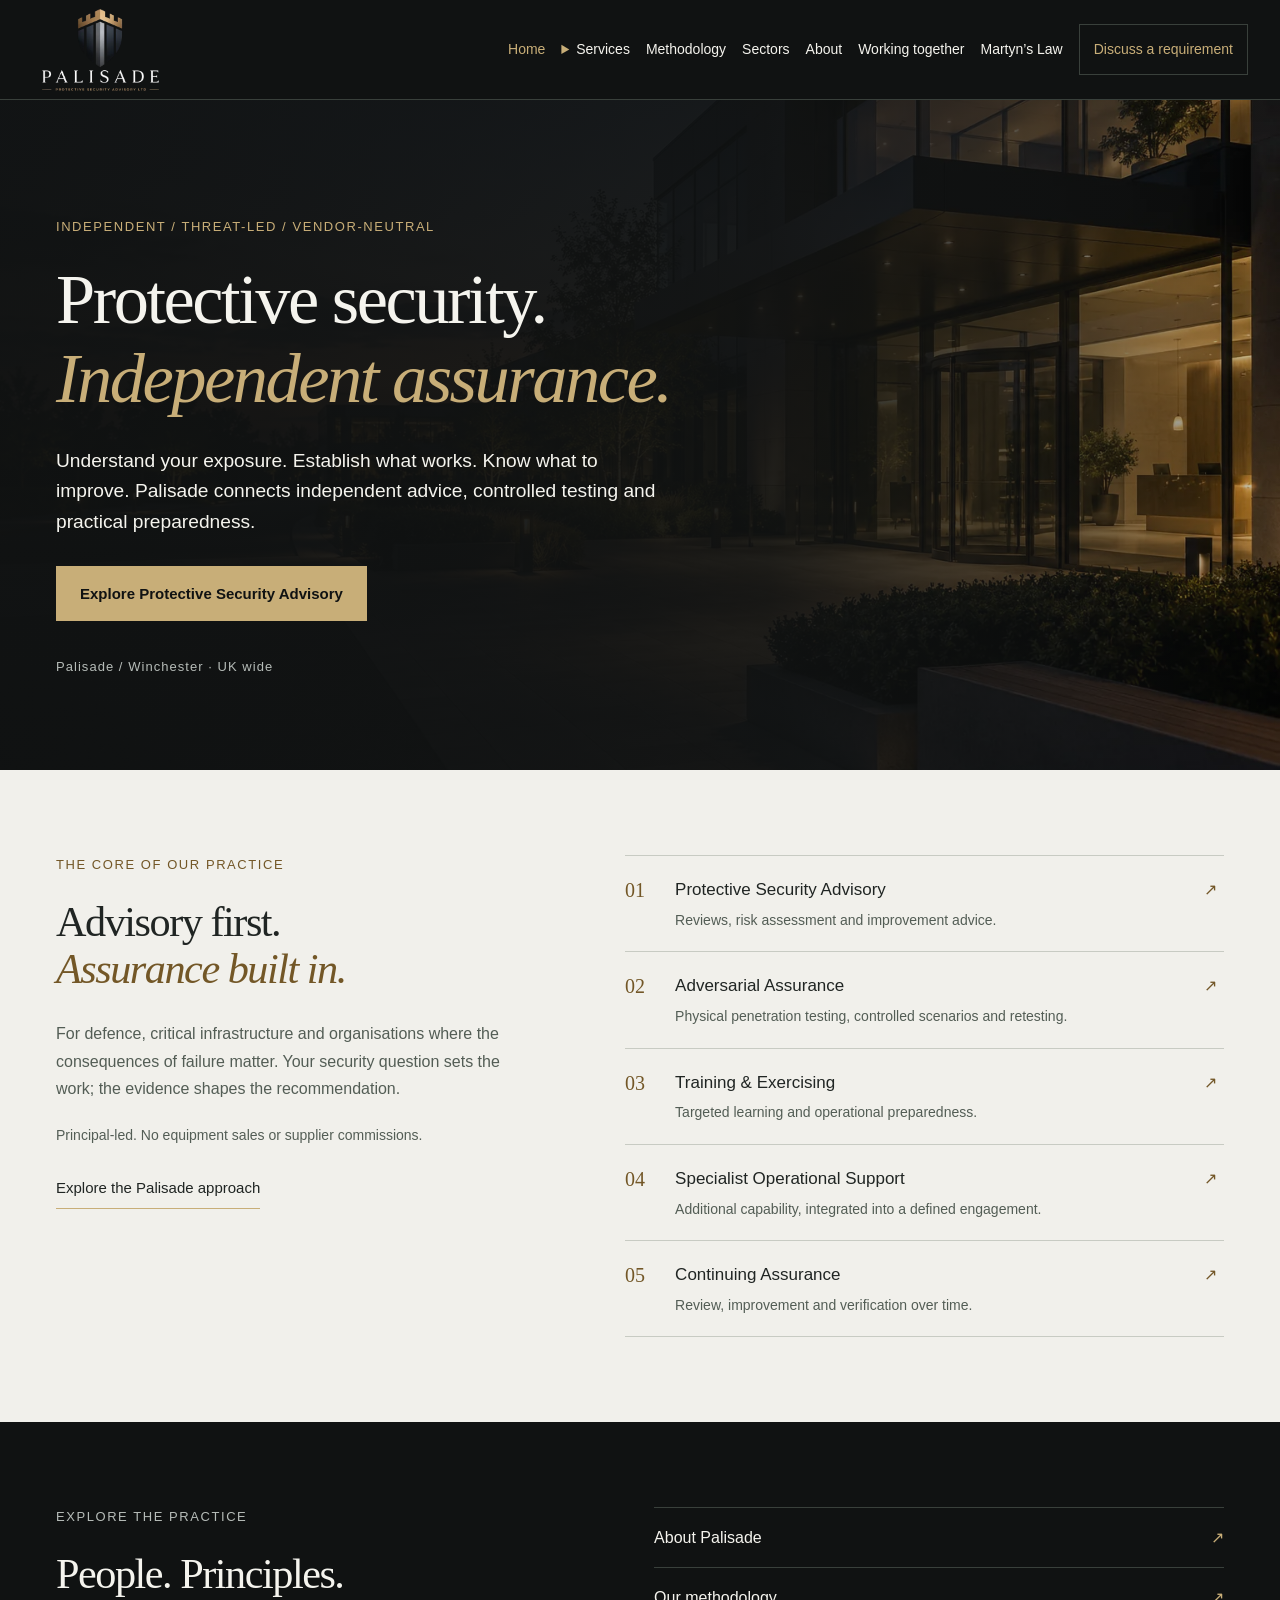
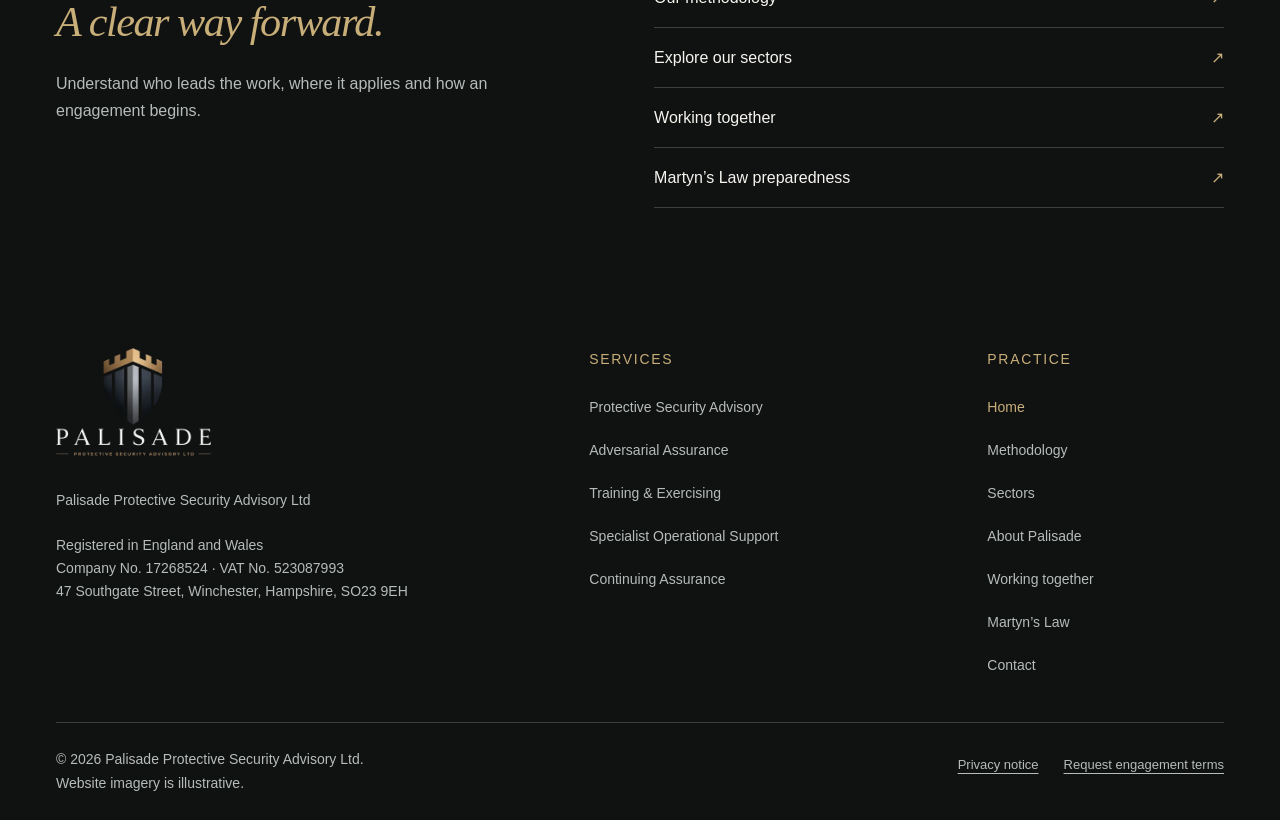
<file: index.html>
<!DOCTYPE html>

<html lang="en-GB"><head><meta charset="utf-8"/><meta content="width=device-width, initial-scale=1" name="viewport"/><meta content="#101212" name="theme-color"/>
<title>Independent Protective Security Advisory &amp; Assurance | Palisade</title><meta content="Independent protective-security advisory, physical penetration testing and exercising for defence, critical infrastructure and high-consequence organisations." name="description"/><link href="https://palisadeprotectivesecurity.co.uk/" rel="canonical"/><link href="assets/favicon.png" rel="icon" type="image/png"/><link href="assets/favicon.png" rel="apple-touch-icon"/><meta content="website" property="og:type"/><meta content="Independent Protective Security Advisory &amp; Assurance | Palisade" property="og:title"/><meta content="Independent protective-security advisory, physical penetration testing and exercising for defence, critical infrastructure and high-consequence organisations." property="og:description"/><meta content="https://palisadeprotectivesecurity.co.uk/" property="og:url"/><meta content="https://palisadeprotectivesecurity.co.uk/assets/social-preview.png" property="og:image"/><meta content="Palisade Protective Security Advisory Ltd" property="og:image:alt"/><meta content="1200" property="og:image:width"/><meta content="630" property="og:image:height"/><meta content="summary_large_image" name="twitter:card"/><link href="styles.css" rel="stylesheet"/><script defer="" src="site.js"></script><script type="application/ld+json">[{"@context": "https://schema.org", "@type": "Organization", "name": "Palisade Protective Security Advisory Ltd", "url": "https://palisadeprotectivesecurity.co.uk/", "logo": "https://palisadeprotectivesecurity.co.uk/assets/logo.webp", "email": "info@palisadeprotectivesecurity.co.uk", "identifier": "17268524", "address": {"@type": "PostalAddress", "streetAddress": "47 Southgate Street", "addressLocality": "Winchester", "addressRegion": "Hampshire", "postalCode": "SO23 9EH", "addressCountry": "GB"}}, {"@context": "https://schema.org", "@type": "WebPage", "name": "Independent Protective Security Advisory & Assurance", "url": "https://palisadeprotectivesecurity.co.uk/", "description": "Independent protective-security advisory, physical penetration testing and exercising for defence, critical infrastructure and high-consequence organisations."}]</script></head><body>
<a class="skip" href="#main">Skip to content</a><header class="header"><a aria-current="page" aria-label="Palisade home" class="brand" href="index.html"><img alt="Palisade Protective Security Advisory Ltd" height="252" src="assets/logo.webp" width="360"/></a><nav aria-label="Main navigation" class="desktop-nav"><a aria-current="page" href="index.html">Home</a><details class="services-menu"><summary>Services</summary><nav aria-label="Services"><a href="advisory.html">Protective Security Advisory</a><a href="physical-penetration-testing.html">Adversarial Assurance<span>Physical penetration testing</span></a><a href="training-exercising.html">Training &amp; Exercising</a><a href="specialist-support.html">Specialist Operational Support</a><a href="continuing-assurance.html">Continuing Assurance</a></nav></details><a href="methodology.html">Methodology</a><a href="sectors.html">Sectors</a><a href="about.html">About</a><a href="engagement.html">Working together</a><a href="martyns-law.html">Martyn’s Law</a><a class="nav-contact" href="contact.html">Discuss a requirement</a></nav><details class="mobile-nav"><summary>Menu</summary><nav aria-label="Mobile navigation"><a aria-current="page" href="index.html">Home</a><a href="advisory.html">Protective Security Advisory</a><a href="physical-penetration-testing.html">Adversarial Assurance<span>Physical penetration testing</span></a><a href="training-exercising.html">Training &amp; Exercising</a><a href="specialist-support.html">Specialist Operational Support</a><a href="continuing-assurance.html">Continuing Assurance</a><a href="methodology.html">Methodology</a><a href="sectors.html">Sectors</a><a href="about.html">About</a><a href="engagement.html">Working together</a><a href="martyns-law.html">Martyn’s Law</a><a href="contact.html">Contact</a></nav></details></header>
<main id="main" tabindex="-1"><section aria-labelledby="page-title" class="page-hero home-hero"><div class="hero-photo"><img alt="An orderly visitor entrance and pedestrian approach to a fictional commercial estate" fetchpriority="high" height="1024" sizes="100vw" src="assets/practice-entrance-1536.webp" srcset="assets/practice-entrance-720.webp 720w, assets/practice-entrance-1536.webp 1536w" width="1536"/></div><div class="hero-shade"></div><div class="wrap hero-copy"><p class="eyebrow">Independent / Threat-led / Vendor-neutral</p><h1 id="page-title">Protective security.<br/><em>Independent assurance.</em></h1><p class="hero-intro">Understand your exposure. Establish what works. Know what to improve. Palisade connects independent advice, controlled testing and practical preparedness.</p><a class="button" href="advisory.html">Explore Protective Security Advisory</a><p class="hero-location">Palisade / Winchester · UK wide</p></div></section><section class="content light"><div class="wrap"><div class="home-gateway"><div><p class="eyebrow">The core of our practice</p><h2>Advisory first.<br/><em>Assurance built in.</em></h2><p>For defence, critical infrastructure and organisations where the consequences of failure matter. Your security question sets the work; the evidence shapes the recommendation.</p><p class="small">Principal-led. No equipment sales or supplier commissions.</p><a class="text-link" href="methodology.html">Explore the Palisade approach</a></div><nav aria-label="Explore our five services" class="service-list"><a href="advisory.html"><span class="number">01</span><span><strong>Protective Security Advisory</strong><span>Reviews, risk assessment and improvement advice.</span></span><span aria-hidden="true">↗</span></a><a href="physical-penetration-testing.html"><span class="number">02</span><span><strong>Adversarial Assurance</strong><span>Physical penetration testing, controlled scenarios and retesting.</span></span><span aria-hidden="true">↗</span></a><a href="training-exercising.html"><span class="number">03</span><span><strong>Training &amp; Exercising</strong><span>Targeted learning and operational preparedness.</span></span><span aria-hidden="true">↗</span></a><a href="specialist-support.html"><span class="number">04</span><span><strong>Specialist Operational Support</strong><span>Additional capability, integrated into a defined engagement.</span></span><span aria-hidden="true">↗</span></a><a href="continuing-assurance.html"><span class="number">05</span><span><strong>Continuing Assurance</strong><span>Review, improvement and verification over time.</span></span><span aria-hidden="true">↗</span></a></nav></div></div></section><section class="content"><div class="wrap"><div class="practice-gateway"><div><p class="eyebrow">Explore the practice</p><h2>People. Principles.<br/><em>A clear way forward.</em></h2><p>Understand who leads the work, where it applies and how an engagement begins.</p></div><nav aria-label="Explore the practice"><a href="about.html">About Palisade<span aria-hidden="true">↗</span></a><a href="methodology.html">Our methodology<span aria-hidden="true">↗</span></a><a href="sectors.html">Explore our sectors<span aria-hidden="true">↗</span></a><a href="engagement.html">Working together<span aria-hidden="true">↗</span></a><a href="martyns-law.html">Martyn’s Law preparedness<span aria-hidden="true">↗</span></a></nav></div></div></section></main><footer class="footer"><div class="wrap"><div class="footer-grid"><div><a aria-current="page" aria-label="Palisade home" class="footer-brand" href="index.html"><img alt="Palisade Protective Security Advisory Ltd" height="252" loading="lazy" src="assets/logo.webp" width="360"/></a><p>Palisade Protective Security Advisory Ltd</p><p class="small">Registered in England and Wales<br/>Company No. 17268524 · VAT No. 523087993<br/>47 Southgate Street, Winchester, Hampshire, SO23 9EH</p></div><nav aria-label="Footer services"><p class="eyebrow">Services</p><a href="advisory.html">Protective Security Advisory</a><a href="physical-penetration-testing.html">Adversarial Assurance</a><a href="training-exercising.html">Training &amp; Exercising</a><a href="specialist-support.html">Specialist Operational Support</a><a href="continuing-assurance.html">Continuing Assurance</a></nav><nav aria-label="Footer practice"><p class="eyebrow">Practice</p><a aria-current="page" href="index.html">Home</a><a href="methodology.html">Methodology</a><a href="sectors.html">Sectors</a><a href="about.html">About Palisade</a><a href="engagement.html">Working together</a><a href="martyns-law.html">Martyn’s Law</a><a href="contact.html">Contact</a></nav></div><div class="footer-bottom"><p>© 2026 Palisade Protective Security Advisory Ltd.<br/>Website imagery is illustrative.</p><div><a href="privacy.html">Privacy notice</a><a href="mailto:info@palisadeprotectivesecurity.co.uk?subject=Engagement%20terms%20request">Request engagement terms</a></div></div></div></footer></body></html>
</file>
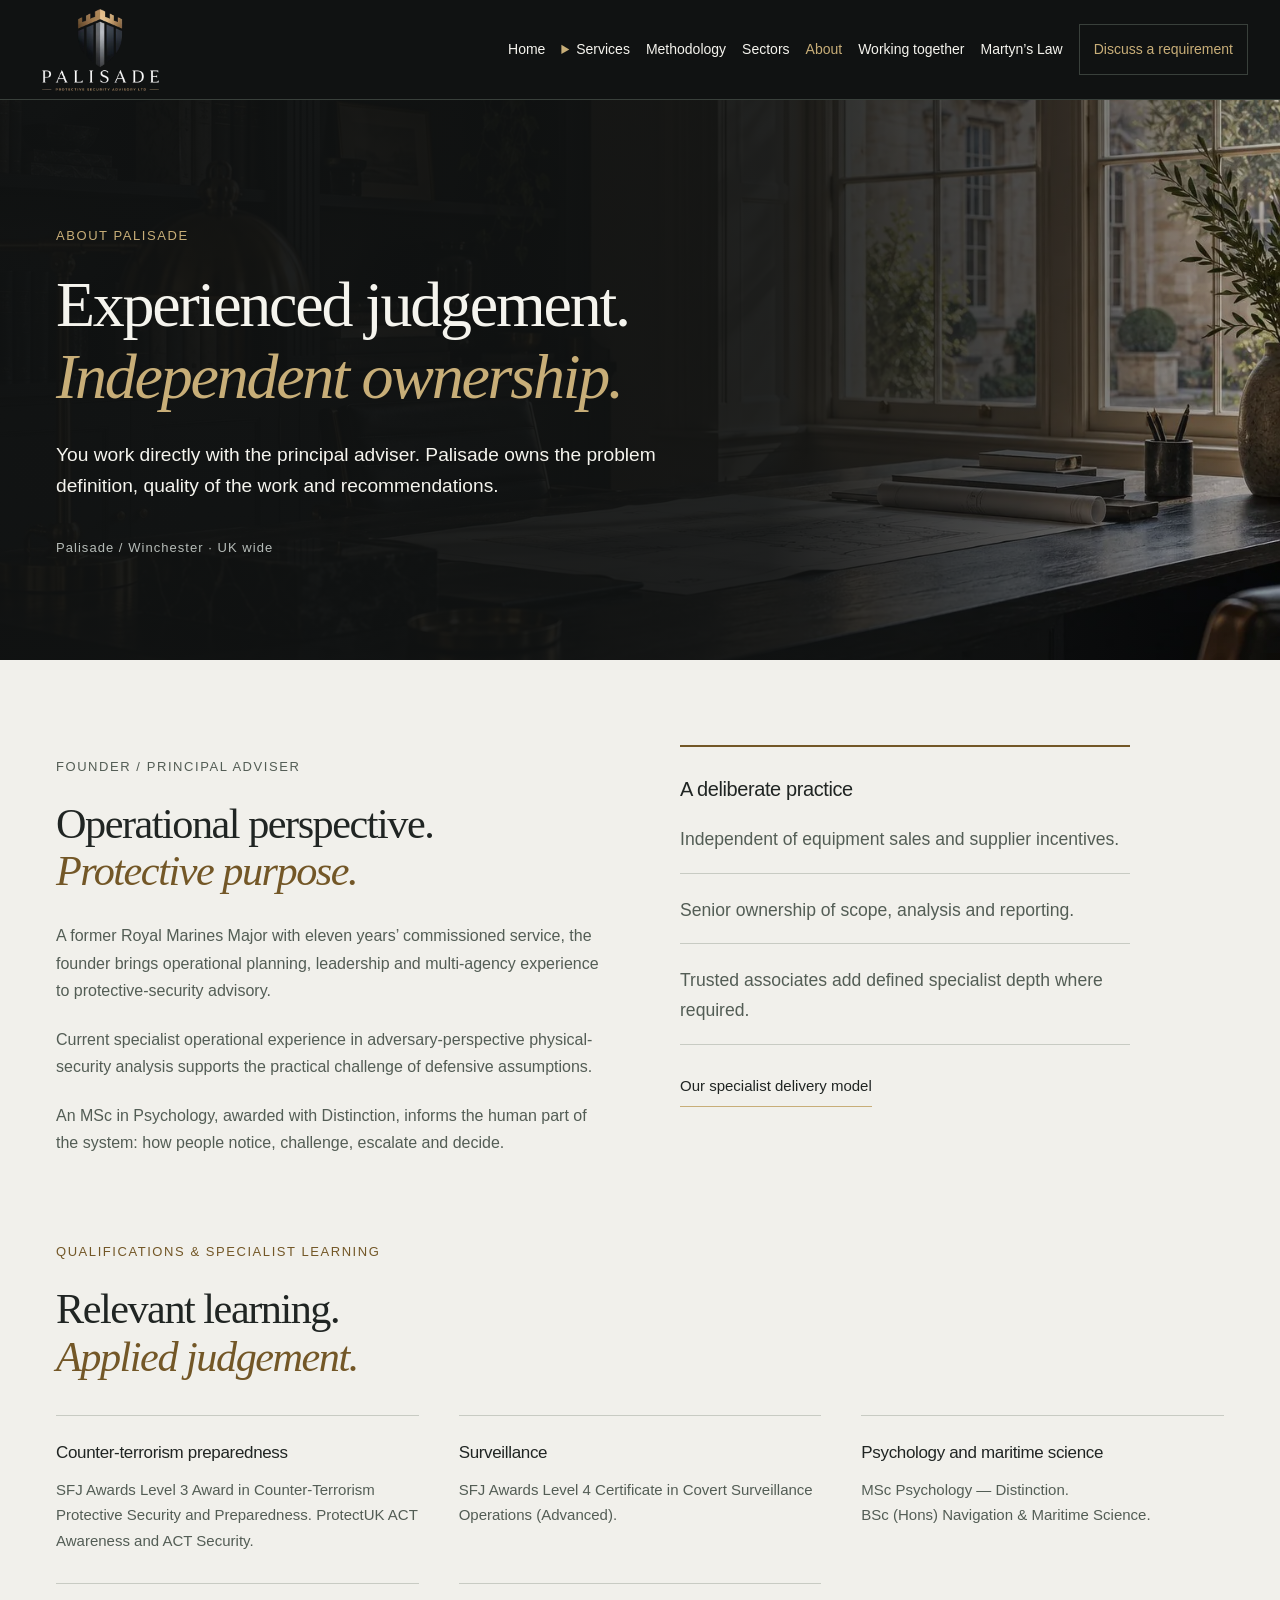
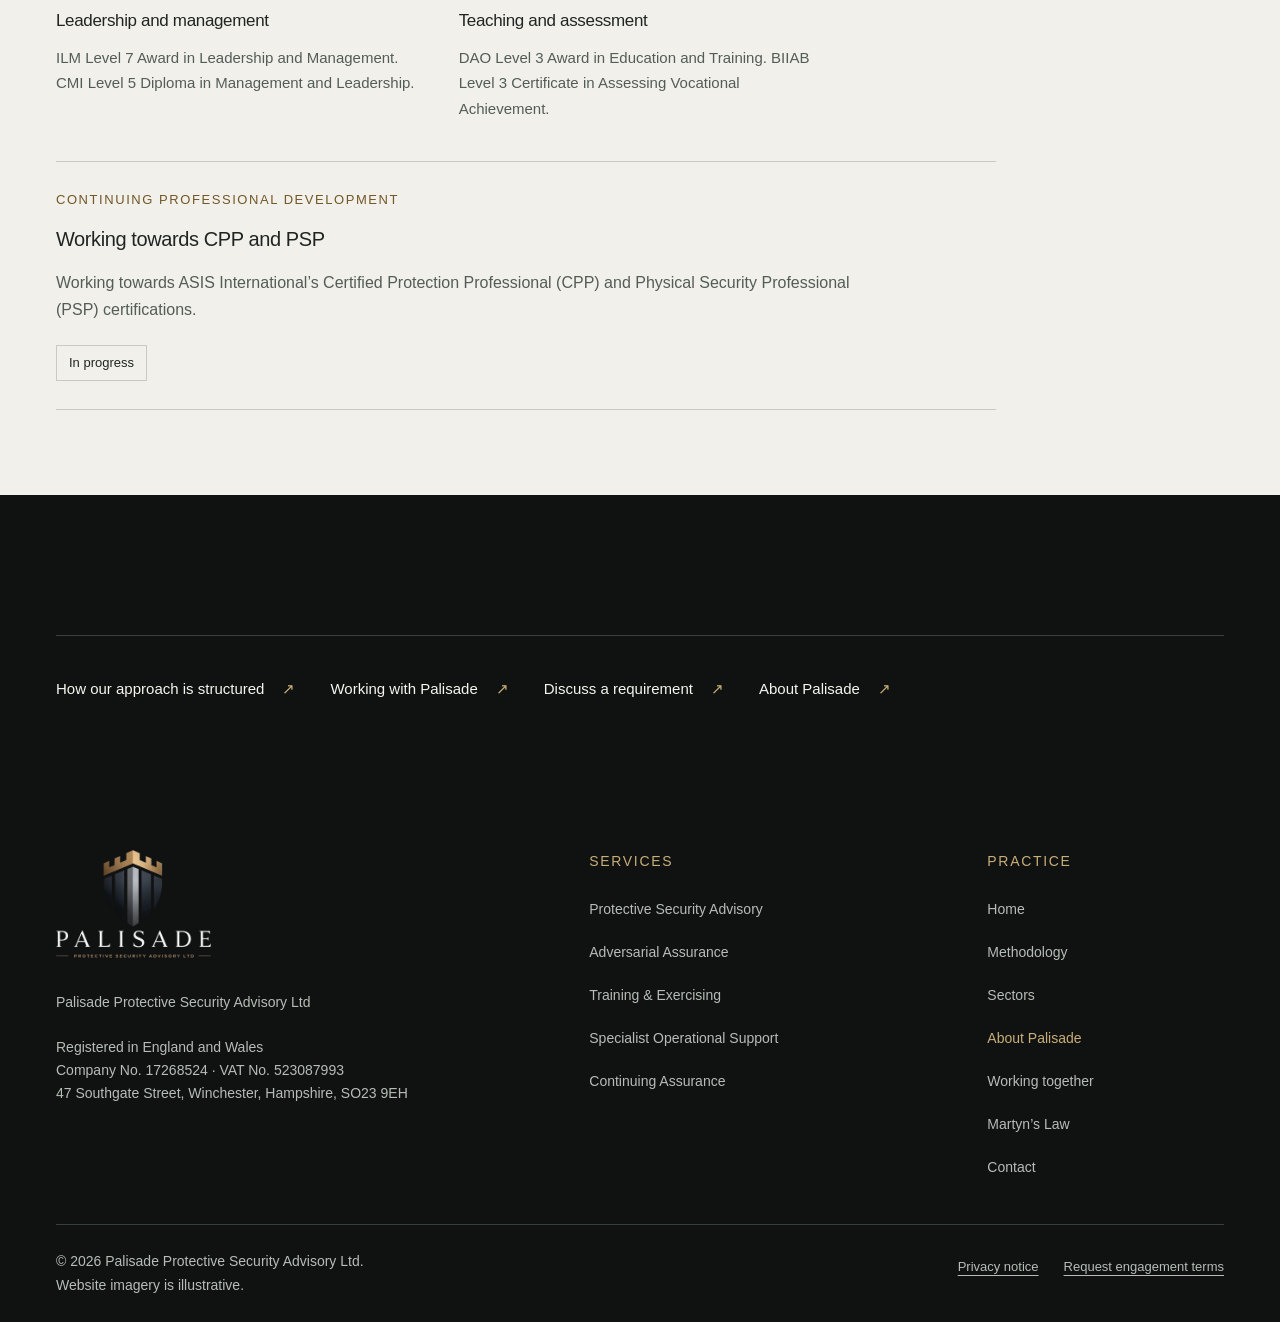
<file: about.html>
<!DOCTYPE html>

<html lang="en-GB"><head><meta charset="utf-8"/><meta content="width=device-width, initial-scale=1" name="viewport"/><meta content="#101212" name="theme-color"/>
<title>About Palisade Protective Security Advisory | Palisade</title><meta content="Principal-led independent protective-security advisory, supported by operational perspective, psychology and a deliberate specialist associate model." name="description"/><link href="https://palisadeprotectivesecurity.co.uk/about.html" rel="canonical"/><link href="assets/favicon.png" rel="icon" type="image/png"/><link href="assets/favicon.png" rel="apple-touch-icon"/><meta content="website" property="og:type"/><meta content="About Palisade Protective Security Advisory | Palisade" property="og:title"/><meta content="Principal-led independent protective-security advisory, supported by operational perspective, psychology and a deliberate specialist associate model." property="og:description"/><meta content="https://palisadeprotectivesecurity.co.uk/about.html" property="og:url"/><meta content="https://palisadeprotectivesecurity.co.uk/assets/social-preview.png" property="og:image"/><meta content="Palisade Protective Security Advisory Ltd" property="og:image:alt"/><meta content="1200" property="og:image:width"/><meta content="630" property="og:image:height"/><meta content="summary_large_image" name="twitter:card"/><link href="styles.css" rel="stylesheet"/><script defer="" src="site.js"></script><script type="application/ld+json">[{"@context": "https://schema.org", "@type": "Organization", "name": "Palisade Protective Security Advisory Ltd", "url": "https://palisadeprotectivesecurity.co.uk/", "logo": "https://palisadeprotectivesecurity.co.uk/assets/logo.webp", "email": "info@palisadeprotectivesecurity.co.uk", "identifier": "17268524", "address": {"@type": "PostalAddress", "streetAddress": "47 Southgate Street", "addressLocality": "Winchester", "addressRegion": "Hampshire", "postalCode": "SO23 9EH", "addressCountry": "GB"}}, {"@context": "https://schema.org", "@type": "WebPage", "name": "About Palisade Protective Security Advisory", "url": "https://palisadeprotectivesecurity.co.uk/about.html", "description": "Principal-led independent protective-security advisory, supported by operational perspective, psychology and a deliberate specialist associate model."}]</script></head><body>
<a class="skip" href="#main">Skip to content</a><header class="header"><a aria-label="Palisade home" class="brand" href="index.html"><img alt="Palisade Protective Security Advisory Ltd" height="252" src="assets/logo.webp" width="360"/></a><nav aria-label="Main navigation" class="desktop-nav"><a href="index.html">Home</a><details class="services-menu"><summary>Services</summary><nav aria-label="Services"><a href="advisory.html">Protective Security Advisory</a><a href="physical-penetration-testing.html">Adversarial Assurance<span>Physical penetration testing</span></a><a href="training-exercising.html">Training &amp; Exercising</a><a href="specialist-support.html">Specialist Operational Support</a><a href="continuing-assurance.html">Continuing Assurance</a></nav></details><a href="methodology.html">Methodology</a><a href="sectors.html">Sectors</a><a aria-current="page" href="about.html">About</a><a href="engagement.html">Working together</a><a href="martyns-law.html">Martyn’s Law</a><a class="nav-contact" href="contact.html">Discuss a requirement</a></nav><details class="mobile-nav"><summary>Menu</summary><nav aria-label="Mobile navigation"><a href="index.html">Home</a><a href="advisory.html">Protective Security Advisory</a><a href="physical-penetration-testing.html">Adversarial Assurance<span>Physical penetration testing</span></a><a href="training-exercising.html">Training &amp; Exercising</a><a href="specialist-support.html">Specialist Operational Support</a><a href="continuing-assurance.html">Continuing Assurance</a><a href="methodology.html">Methodology</a><a href="sectors.html">Sectors</a><a aria-current="page" href="about.html">About</a><a href="engagement.html">Working together</a><a href="martyns-law.html">Martyn’s Law</a><a href="contact.html">Contact</a></nav></details></header>
<main id="main" tabindex="-1"><section aria-labelledby="page-title" class="page-hero"><div class="hero-photo"><img alt="A study with site drawings, a dark desk and a brass lamp" fetchpriority="high" height="1024" sizes="100vw" src="assets/study-1536.webp" srcset="assets/study-720.webp 720w, assets/study-1536.webp 1536w" width="1536"/></div><div class="hero-shade"></div><div class="wrap hero-copy"><p class="eyebrow">About Palisade</p><h1 id="page-title">Experienced judgement.<br/><em>Independent ownership.</em></h1><p class="hero-intro">You work directly with the principal adviser. Palisade owns the problem definition, quality of the work and recommendations.</p><p class="hero-location">Palisade / Winchester · UK wide</p></div></section><section class="content light"><div class="wrap"><div class="feature"><div><p class="eyebrow">Founder / Principal adviser</p><h2>Operational perspective.<br><em>Protective purpose.</em></br></h2><p>A former Royal Marines Major with eleven years’ commissioned service, the founder brings operational planning, leadership and multi-agency experience to protective-security advisory.</p><p>Current specialist operational experience in adversary-perspective physical-security analysis supports the practical challenge of defensive assumptions.</p><p>An MSc in Psychology, awarded with Distinction, informs the human part of the system: how people notice, challenge, escalate and decide.</p></div><aside class="principles"><h3>A deliberate practice</h3><p>Independent of equipment sales and supplier incentives.</p><p>Senior ownership of scope, analysis and reporting.</p><p>Trusted associates add defined specialist depth where required.</p><a class="text-link" href="specialist-support.html">Our specialist delivery model</a></aside></div><div class="qualification-head"><p class="eyebrow">Qualifications &amp; specialist learning</p><h2>Relevant learning.<br/><em>Applied judgement.</em></h2></div><div class="qualifications"><article><h3>Counter-terrorism preparedness</h3><p>SFJ Awards Level 3 Award in Counter-Terrorism Protective Security and Preparedness. ProtectUK ACT Awareness and ACT Security.</p></article><article><h3>Surveillance</h3><p>SFJ Awards Level 4 Certificate in Covert Surveillance Operations (Advanced).</p></article><article><h3>Psychology and maritime science</h3><p>MSc Psychology — Distinction.<br/>BSc (Hons) Navigation &amp; Maritime Science.</p></article><article><h3>Leadership and management</h3><p>ILM Level 7 Award in Leadership and Management. CMI Level 5 Diploma in Management and Leadership.</p></article><article><h3>Teaching and assessment</h3><p>DAO Level 3 Award in Education and Training. BIIAB Level 3 Certificate in Assessing Vocational Achievement.</p></article></div><aside class="professional-development"><p class="eyebrow">Continuing professional development</p><h3>Working towards CPP and PSP</h3><p>Working towards ASIS International’s Certified Protection Professional (CPP) and Physical Security Professional (PSP) certifications.</p><span class="progress-label">In progress</span></aside></div></section><section class="content"><div class="wrap"><nav aria-label="Related pages" class="next-links"><a href="methodology.html">How our approach is structured<span aria-hidden="true">↗</span></a><a href="engagement.html">Working with Palisade<span aria-hidden="true">↗</span></a><a href="contact.html">Discuss a requirement<span aria-hidden="true">↗</span></a><a aria-current="page" href="about.html">About Palisade<span aria-hidden="true">↗</span></a></nav></div></section></main><footer class="footer"><div class="wrap"><div class="footer-grid"><div><a aria-label="Palisade home" class="footer-brand" href="index.html"><img alt="Palisade Protective Security Advisory Ltd" height="252" loading="lazy" src="assets/logo.webp" width="360"/></a><p>Palisade Protective Security Advisory Ltd</p><p class="small">Registered in England and Wales<br/>Company No. 17268524 · VAT No. 523087993<br/>47 Southgate Street, Winchester, Hampshire, SO23 9EH</p></div><nav aria-label="Footer services"><p class="eyebrow">Services</p><a href="advisory.html">Protective Security Advisory</a><a href="physical-penetration-testing.html">Adversarial Assurance</a><a href="training-exercising.html">Training &amp; Exercising</a><a href="specialist-support.html">Specialist Operational Support</a><a href="continuing-assurance.html">Continuing Assurance</a></nav><nav aria-label="Footer practice"><p class="eyebrow">Practice</p><a href="index.html">Home</a><a href="methodology.html">Methodology</a><a href="sectors.html">Sectors</a><a aria-current="page" href="about.html">About Palisade</a><a href="engagement.html">Working together</a><a href="martyns-law.html">Martyn’s Law</a><a href="contact.html">Contact</a></nav></div><div class="footer-bottom"><p>© 2026 Palisade Protective Security Advisory Ltd.<br/>Website imagery is illustrative.</p><div><a href="privacy.html">Privacy notice</a><a href="mailto:info@palisadeprotectivesecurity.co.uk?subject=Engagement%20terms%20request">Request engagement terms</a></div></div></div></footer></body></html>
</file>
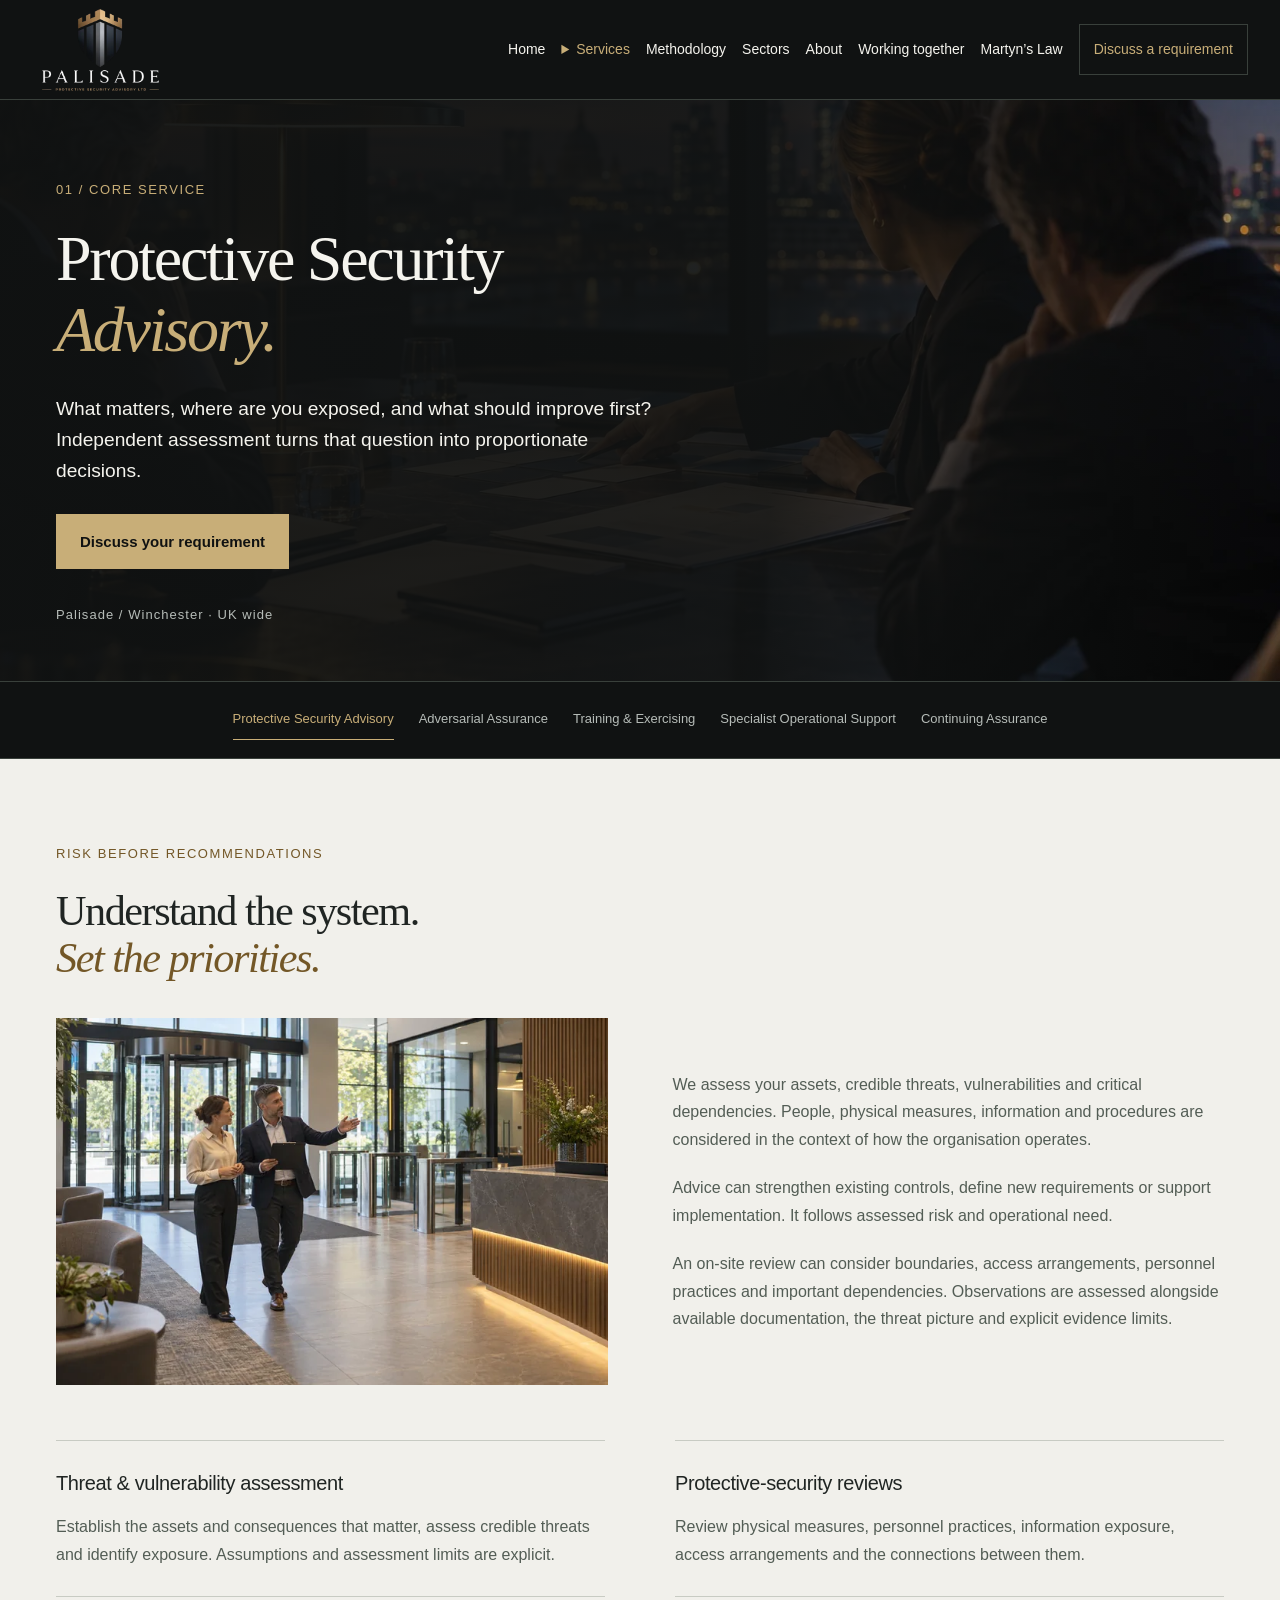
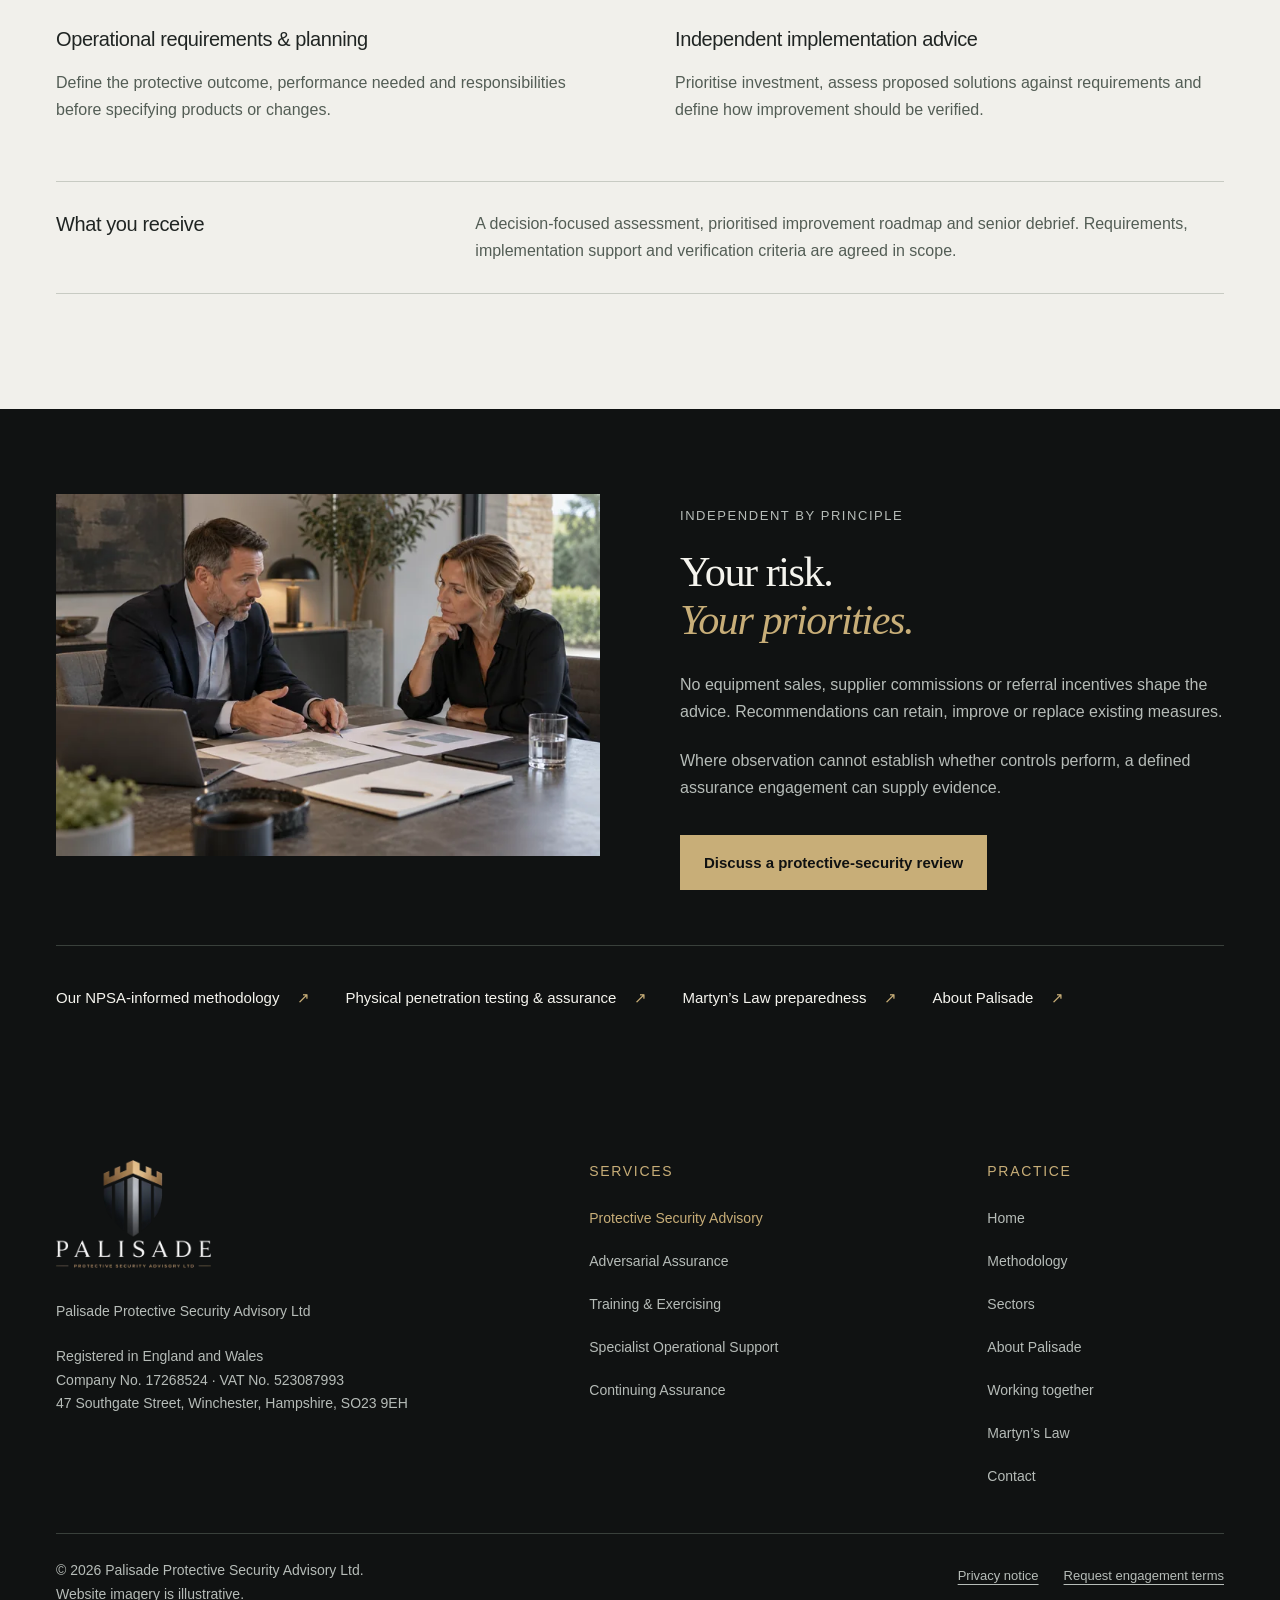
<file: advisory.html>
<!DOCTYPE html>

<html lang="en-GB"><head><meta charset="utf-8"/><meta content="width=device-width, initial-scale=1" name="viewport"/><meta content="#101212" name="theme-color"/>
<title>Protective Security Advisory | Palisade</title><meta content="Threat-led protective-security reviews, vulnerability and risk assessment, operational requirements and independent improvement advice." name="description"/><link href="https://palisadeprotectivesecurity.co.uk/advisory.html" rel="canonical"/><link href="assets/favicon.png" rel="icon" type="image/png"/><link href="assets/favicon.png" rel="apple-touch-icon"/><meta content="website" property="og:type"/><meta content="Protective Security Advisory | Palisade" property="og:title"/><meta content="Threat-led protective-security reviews, vulnerability and risk assessment, operational requirements and independent improvement advice." property="og:description"/><meta content="https://palisadeprotectivesecurity.co.uk/advisory.html" property="og:url"/><meta content="https://palisadeprotectivesecurity.co.uk/assets/social-preview.png" property="og:image"/><meta content="Palisade Protective Security Advisory Ltd" property="og:image:alt"/><meta content="1200" property="og:image:width"/><meta content="630" property="og:image:height"/><meta content="summary_large_image" name="twitter:card"/><link href="styles.css" rel="stylesheet"/><script defer="" src="site.js"></script><script type="application/ld+json">[{"@context": "https://schema.org", "@type": "Organization", "name": "Palisade Protective Security Advisory Ltd", "url": "https://palisadeprotectivesecurity.co.uk/", "logo": "https://palisadeprotectivesecurity.co.uk/assets/logo.webp", "email": "info@palisadeprotectivesecurity.co.uk", "identifier": "17268524", "address": {"@type": "PostalAddress", "streetAddress": "47 Southgate Street", "addressLocality": "Winchester", "addressRegion": "Hampshire", "postalCode": "SO23 9EH", "addressCountry": "GB"}}, {"@context": "https://schema.org", "@type": "WebPage", "name": "Protective Security Advisory", "url": "https://palisadeprotectivesecurity.co.uk/advisory.html", "description": "Threat-led protective-security reviews, vulnerability and risk assessment, operational requirements and independent improvement advice."}]</script></head><body>
<a class="skip" href="#main">Skip to content</a><header class="header"><a aria-label="Palisade home" class="brand" href="index.html"><img alt="Palisade Protective Security Advisory Ltd" height="252" src="assets/logo.webp" width="360"/></a><nav aria-label="Main navigation" class="desktop-nav"><a href="index.html">Home</a><details class="services-menu"><summary class="is-current">Services</summary><nav aria-label="Services"><a aria-current="page" href="advisory.html">Protective Security Advisory</a><a href="physical-penetration-testing.html">Adversarial Assurance<span>Physical penetration testing</span></a><a href="training-exercising.html">Training &amp; Exercising</a><a href="specialist-support.html">Specialist Operational Support</a><a href="continuing-assurance.html">Continuing Assurance</a></nav></details><a href="methodology.html">Methodology</a><a href="sectors.html">Sectors</a><a href="about.html">About</a><a href="engagement.html">Working together</a><a href="martyns-law.html">Martyn’s Law</a><a class="nav-contact" href="contact.html">Discuss a requirement</a></nav><details class="mobile-nav"><summary>Menu</summary><nav aria-label="Mobile navigation"><a href="index.html">Home</a><a aria-current="page" href="advisory.html">Protective Security Advisory</a><a href="physical-penetration-testing.html">Adversarial Assurance<span>Physical penetration testing</span></a><a href="training-exercising.html">Training &amp; Exercising</a><a href="specialist-support.html">Specialist Operational Support</a><a href="continuing-assurance.html">Continuing Assurance</a><a href="methodology.html">Methodology</a><a href="sectors.html">Sectors</a><a href="about.html">About</a><a href="engagement.html">Working together</a><a href="martyns-law.html">Martyn’s Law</a><a href="contact.html">Contact</a></nav></details></header>
<main id="main" tabindex="-1"><section aria-labelledby="page-title" class="page-hero"><div class="hero-photo"><img alt="Illustrative advisory discussion considering plans and protective-security priorities" fetchpriority="high" height="1024" sizes="100vw" src="assets/advisory-review-1536.webp" srcset="assets/advisory-review-720.webp 720w, assets/advisory-review-1536.webp 1536w" width="1536"/></div><div class="hero-shade"></div><div class="wrap hero-copy"><p class="eyebrow">01 / Core service</p><h1 id="page-title">Protective Security<br/><em>Advisory.</em></h1><p class="hero-intro">What matters, where are you exposed, and what should improve first? Independent assessment turns that question into proportionate decisions.</p><a class="button" href="contact.html?service=Protective%20Security%20Advisory#enquiry">Discuss your requirement</a><p class="hero-location">Palisade / Winchester · UK wide</p></div></section><nav aria-label="Service pages" class="service-nav"><a aria-current="page" href="advisory.html">Protective Security Advisory</a><a href="physical-penetration-testing.html">Adversarial Assurance</a><a href="training-exercising.html">Training &amp; Exercising</a><a href="specialist-support.html">Specialist Operational Support</a><a href="continuing-assurance.html">Continuing Assurance</a></nav><section class="content light"><div class="wrap"><div class="editorial-intro"><div class="section-heading"><p class="eyebrow">Risk before recommendations</p><h2>Understand the system.<br><em>Set the priorities.</em></br></h2></div><div class="editorial-row"><figure><img alt="Fictional civilian advisers reviewing a commercial reception and controlled entrance" height="1024" loading="lazy" sizes="(max-width: 780px) 100vw, 50vw" src="assets/protective-review-1536.webp" srcset="assets/protective-review-720.webp 720w, assets/protective-review-1536.webp 1536w" width="1536"/></figure><div class="editorial-copy"><p>We assess your assets, credible threats, vulnerabilities and critical dependencies. People, physical measures, information and procedures are considered in the context of how the organisation operates.</p><p>Advice can strengthen existing controls, define new requirements or support implementation. It follows assessed risk and operational need.</p><p>An on-site review can consider boundaries, access arrangements, personnel practices and important dependencies. Observations are assessed alongside available documentation, the threat picture and explicit evidence limits.</p></div></div></div><div class="card-grid"><article><h3>Threat &amp; vulnerability assessment</h3><p>Establish the assets and consequences that matter, assess credible threats and identify exposure. Assumptions and assessment limits are explicit.</p></article><article><h3>Protective-security reviews</h3><p>Review physical measures, personnel practices, information exposure, access arrangements and the connections between them.</p></article><article><h3>Operational requirements &amp; planning</h3><p>Define the protective outcome, performance needed and responsibilities before specifying products or changes.</p></article><article><h3>Independent implementation advice</h3><p>Prioritise investment, assess proposed solutions against requirements and define how improvement should be verified.</p></article></div><div class="output-band"><h3>What you receive</h3><p>A decision-focused assessment, prioritised improvement roadmap and senior debrief. Requirements, implementation support and verification criteria are agreed in scope.</p></div></div></section><section class="content"><div class="wrap"><div class="feature"><figure><img alt="Fictional adviser and client considering a protective-security improvement roadmap" height="1024" loading="lazy" sizes="(max-width: 780px) 100vw, 50vw" src="assets/priority-review-1536.webp" srcset="assets/priority-review-720.webp 720w, assets/priority-review-1536.webp 1536w" width="1536"/></figure><div><p class="eyebrow">Independent by principle</p><h2>Your risk.<br/><em>Your priorities.</em></h2><p>No equipment sales, supplier commissions or referral incentives shape the advice. Recommendations can retain, improve or replace existing measures.</p><p>Where observation cannot establish whether controls perform, a defined assurance engagement can supply evidence.</p><a class="button" href="contact.html?service=Protective%20Security%20Advisory#enquiry">Discuss a protective-security review</a></div></div><nav aria-label="Related pages" class="next-links"><a href="methodology.html">Our NPSA-informed methodology<span aria-hidden="true">↗</span></a><a href="physical-penetration-testing.html">Physical penetration testing &amp; assurance<span aria-hidden="true">↗</span></a><a href="martyns-law.html">Martyn’s Law preparedness<span aria-hidden="true">↗</span></a><a href="about.html">About Palisade<span aria-hidden="true">↗</span></a></nav></div></section></main><footer class="footer"><div class="wrap"><div class="footer-grid"><div><a aria-label="Palisade home" class="footer-brand" href="index.html"><img alt="Palisade Protective Security Advisory Ltd" height="252" loading="lazy" src="assets/logo.webp" width="360"/></a><p>Palisade Protective Security Advisory Ltd</p><p class="small">Registered in England and Wales<br/>Company No. 17268524 · VAT No. 523087993<br/>47 Southgate Street, Winchester, Hampshire, SO23 9EH</p></div><nav aria-label="Footer services"><p class="eyebrow">Services</p><a aria-current="page" href="advisory.html">Protective Security Advisory</a><a href="physical-penetration-testing.html">Adversarial Assurance</a><a href="training-exercising.html">Training &amp; Exercising</a><a href="specialist-support.html">Specialist Operational Support</a><a href="continuing-assurance.html">Continuing Assurance</a></nav><nav aria-label="Footer practice"><p class="eyebrow">Practice</p><a href="index.html">Home</a><a href="methodology.html">Methodology</a><a href="sectors.html">Sectors</a><a href="about.html">About Palisade</a><a href="engagement.html">Working together</a><a href="martyns-law.html">Martyn’s Law</a><a href="contact.html">Contact</a></nav></div><div class="footer-bottom"><p>© 2026 Palisade Protective Security Advisory Ltd.<br/>Website imagery is illustrative.</p><div><a href="privacy.html">Privacy notice</a><a href="mailto:info@palisadeprotectivesecurity.co.uk?subject=Engagement%20terms%20request">Request engagement terms</a></div></div></div></footer></body></html>
</file>
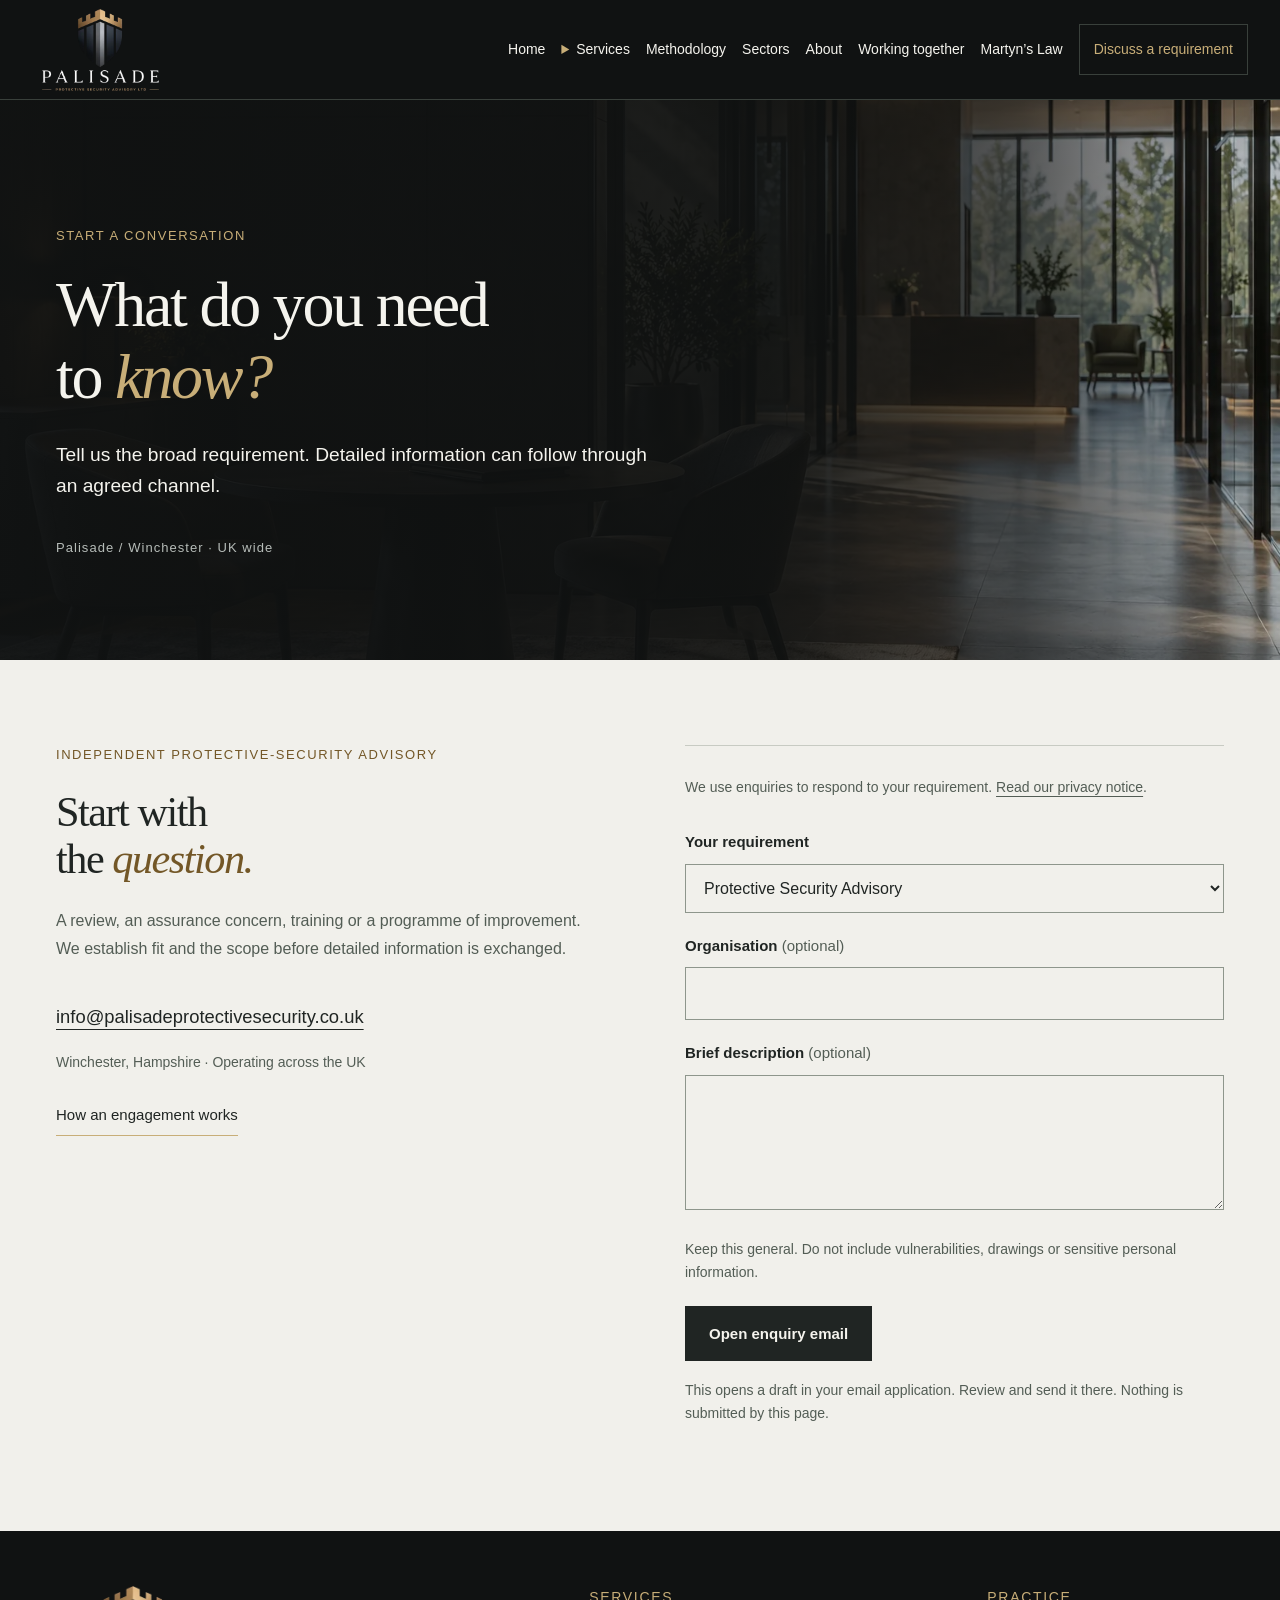
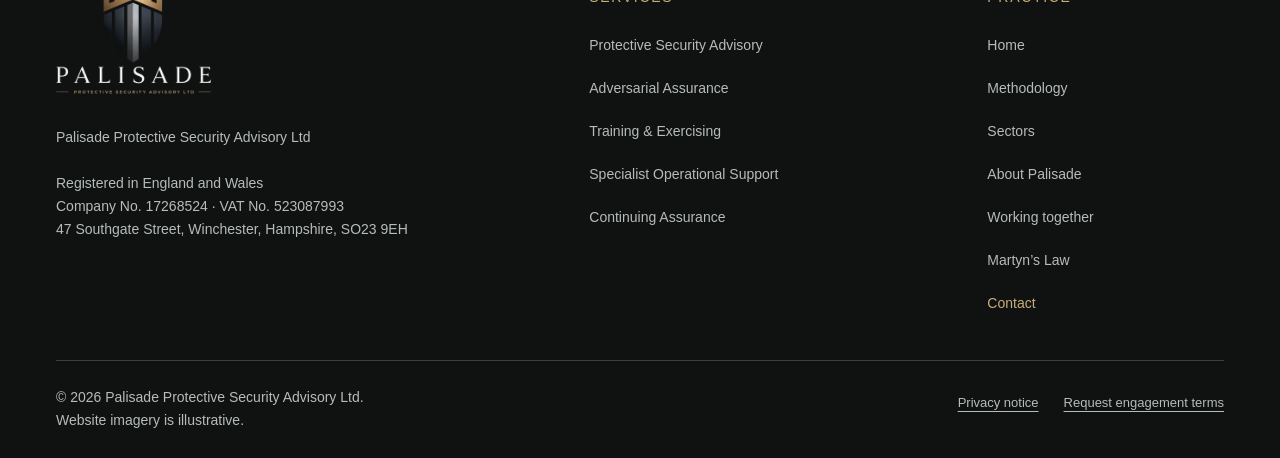
<file: contact.html>
<!DOCTYPE html>

<html lang="en-GB"><head><meta charset="utf-8"/><meta content="width=device-width, initial-scale=1" name="viewport"/><meta content="#101212" name="theme-color"/>
<title>Contact Palisade | Palisade</title><meta content="Discuss a protective-security review, physical penetration testing, exercise or continuing assurance requirement with Palisade." name="description"/><link href="https://palisadeprotectivesecurity.co.uk/contact.html" rel="canonical"/><link href="assets/favicon.png" rel="icon" type="image/png"/><link href="assets/favicon.png" rel="apple-touch-icon"/><meta content="website" property="og:type"/><meta content="Contact Palisade | Palisade" property="og:title"/><meta content="Discuss a protective-security review, physical penetration testing, exercise or continuing assurance requirement with Palisade." property="og:description"/><meta content="https://palisadeprotectivesecurity.co.uk/contact.html" property="og:url"/><meta content="https://palisadeprotectivesecurity.co.uk/assets/social-preview.png" property="og:image"/><meta content="Palisade Protective Security Advisory Ltd" property="og:image:alt"/><meta content="1200" property="og:image:width"/><meta content="630" property="og:image:height"/><meta content="summary_large_image" name="twitter:card"/><link href="styles.css" rel="stylesheet"/><script defer="" src="site.js"></script><script type="application/ld+json">[{"@context": "https://schema.org", "@type": "Organization", "name": "Palisade Protective Security Advisory Ltd", "url": "https://palisadeprotectivesecurity.co.uk/", "logo": "https://palisadeprotectivesecurity.co.uk/assets/logo.webp", "email": "info@palisadeprotectivesecurity.co.uk", "identifier": "17268524", "address": {"@type": "PostalAddress", "streetAddress": "47 Southgate Street", "addressLocality": "Winchester", "addressRegion": "Hampshire", "postalCode": "SO23 9EH", "addressCountry": "GB"}}, {"@context": "https://schema.org", "@type": "WebPage", "name": "Contact Palisade", "url": "https://palisadeprotectivesecurity.co.uk/contact.html", "description": "Discuss a protective-security review, physical penetration testing, exercise or continuing assurance requirement with Palisade."}]</script></head><body>
<a class="skip" href="#main">Skip to content</a><header class="header"><a aria-label="Palisade home" class="brand" href="index.html"><img alt="Palisade Protective Security Advisory Ltd" height="252" src="assets/logo.webp" width="360"/></a><nav aria-label="Main navigation" class="desktop-nav"><a href="index.html">Home</a><details class="services-menu"><summary>Services</summary><nav aria-label="Services"><a href="advisory.html">Protective Security Advisory</a><a href="physical-penetration-testing.html">Adversarial Assurance<span>Physical penetration testing</span></a><a href="training-exercising.html">Training &amp; Exercising</a><a href="specialist-support.html">Specialist Operational Support</a><a href="continuing-assurance.html">Continuing Assurance</a></nav></details><a href="methodology.html">Methodology</a><a href="sectors.html">Sectors</a><a href="about.html">About</a><a href="engagement.html">Working together</a><a href="martyns-law.html">Martyn’s Law</a><a aria-current="page" class="nav-contact" href="contact.html">Discuss a requirement</a></nav><details class="mobile-nav"><summary>Menu</summary><nav aria-label="Mobile navigation"><a href="index.html">Home</a><a href="advisory.html">Protective Security Advisory</a><a href="physical-penetration-testing.html">Adversarial Assurance<span>Physical penetration testing</span></a><a href="training-exercising.html">Training &amp; Exercising</a><a href="specialist-support.html">Specialist Operational Support</a><a href="continuing-assurance.html">Continuing Assurance</a><a href="methodology.html">Methodology</a><a href="sectors.html">Sectors</a><a href="about.html">About</a><a href="engagement.html">Working together</a><a href="martyns-law.html">Martyn’s Law</a><a aria-current="page" href="contact.html">Contact</a></nav></details></header>
<main id="main" tabindex="-1"><section aria-labelledby="page-title" class="page-hero"><div class="hero-photo"><img alt="A quiet fictional professional meeting space opening toward a visitor reception" fetchpriority="high" height="1024" sizes="100vw" src="assets/contact-space-1536.webp" srcset="assets/contact-space-720.webp 720w, assets/contact-space-1536.webp 1536w" width="1536"/></div><div class="hero-shade"></div><div class="wrap hero-copy"><p class="eyebrow">Start a conversation</p><h1 id="page-title">What do you need<br/>to <em>know?</em></h1><p class="hero-intro">Tell us the broad requirement. Detailed information can follow through an agreed channel.</p><p class="hero-location">Palisade / Winchester · UK wide</p></div></section><section class="content light"><div class="wrap"><div class="contact-grid"><div><p class="eyebrow">Independent protective-security advisory</p><h2>Start with<br/>the <em>question.</em></h2><p>A review, an assurance concern, training or a programme of improvement. We establish fit and the scope before detailed information is exchanged.</p><a class="email" href="mailto:info@palisadeprotectivesecurity.co.uk">info@palisadeprotectivesecurity.co.uk</a><p class="small">Winchester, Hampshire · Operating across the UK</p><a class="text-link" href="engagement.html">How an engagement works</a></div><div class="enquiry"><form id="enquiry"><p class="small enquiry-privacy">We use enquiries to respond to your requirement. <a href="privacy.html">Read our privacy notice</a>.</p><label for="service">Your requirement</label><select id="service" name="service"><option>Protective Security Advisory</option><option>Physical Penetration Testing / Adversarial Assurance</option><option>Training &amp; Exercising</option><option>Specialist Operational Support</option><option>Continuing Assurance</option><option>Martyn’s Law Preparedness</option><option>Not sure / multiple requirements</option></select><label for="organisation">Organisation <span>(optional)</span></label><input autocomplete="organization" id="organisation" maxlength="200" name="organisation"/><label for="brief">Brief description <span>(optional)</span></label><textarea aria-describedby="enquiry-note" id="brief" maxlength="2000" name="brief" rows="4"></textarea><p class="small" id="enquiry-note">Keep this general. Do not include vulnerabilities, drawings or sensitive personal information.</p><button class="button" type="submit">Open enquiry email</button><p class="small">This opens a draft in your email application. Review and send it there. Nothing is submitted by this page.</p><p aria-live="polite" class="small" id="email-status" role="status"></p></form><noscript><p>Email Palisade directly; the draft builder requires JavaScript.</p></noscript></div></div></div></section></main><footer class="footer"><div class="wrap"><div class="footer-grid"><div><a aria-label="Palisade home" class="footer-brand" href="index.html"><img alt="Palisade Protective Security Advisory Ltd" height="252" loading="lazy" src="assets/logo.webp" width="360"/></a><p>Palisade Protective Security Advisory Ltd</p><p class="small">Registered in England and Wales<br/>Company No. 17268524 · VAT No. 523087993<br/>47 Southgate Street, Winchester, Hampshire, SO23 9EH</p></div><nav aria-label="Footer services"><p class="eyebrow">Services</p><a href="advisory.html">Protective Security Advisory</a><a href="physical-penetration-testing.html">Adversarial Assurance</a><a href="training-exercising.html">Training &amp; Exercising</a><a href="specialist-support.html">Specialist Operational Support</a><a href="continuing-assurance.html">Continuing Assurance</a></nav><nav aria-label="Footer practice"><p class="eyebrow">Practice</p><a href="index.html">Home</a><a href="methodology.html">Methodology</a><a href="sectors.html">Sectors</a><a href="about.html">About Palisade</a><a href="engagement.html">Working together</a><a href="martyns-law.html">Martyn’s Law</a><a aria-current="page" href="contact.html">Contact</a></nav></div><div class="footer-bottom"><p>© 2026 Palisade Protective Security Advisory Ltd.<br/>Website imagery is illustrative.</p><div><a href="privacy.html">Privacy notice</a><a href="mailto:info@palisadeprotectivesecurity.co.uk?subject=Engagement%20terms%20request">Request engagement terms</a></div></div></div></footer></body></html>
</file>
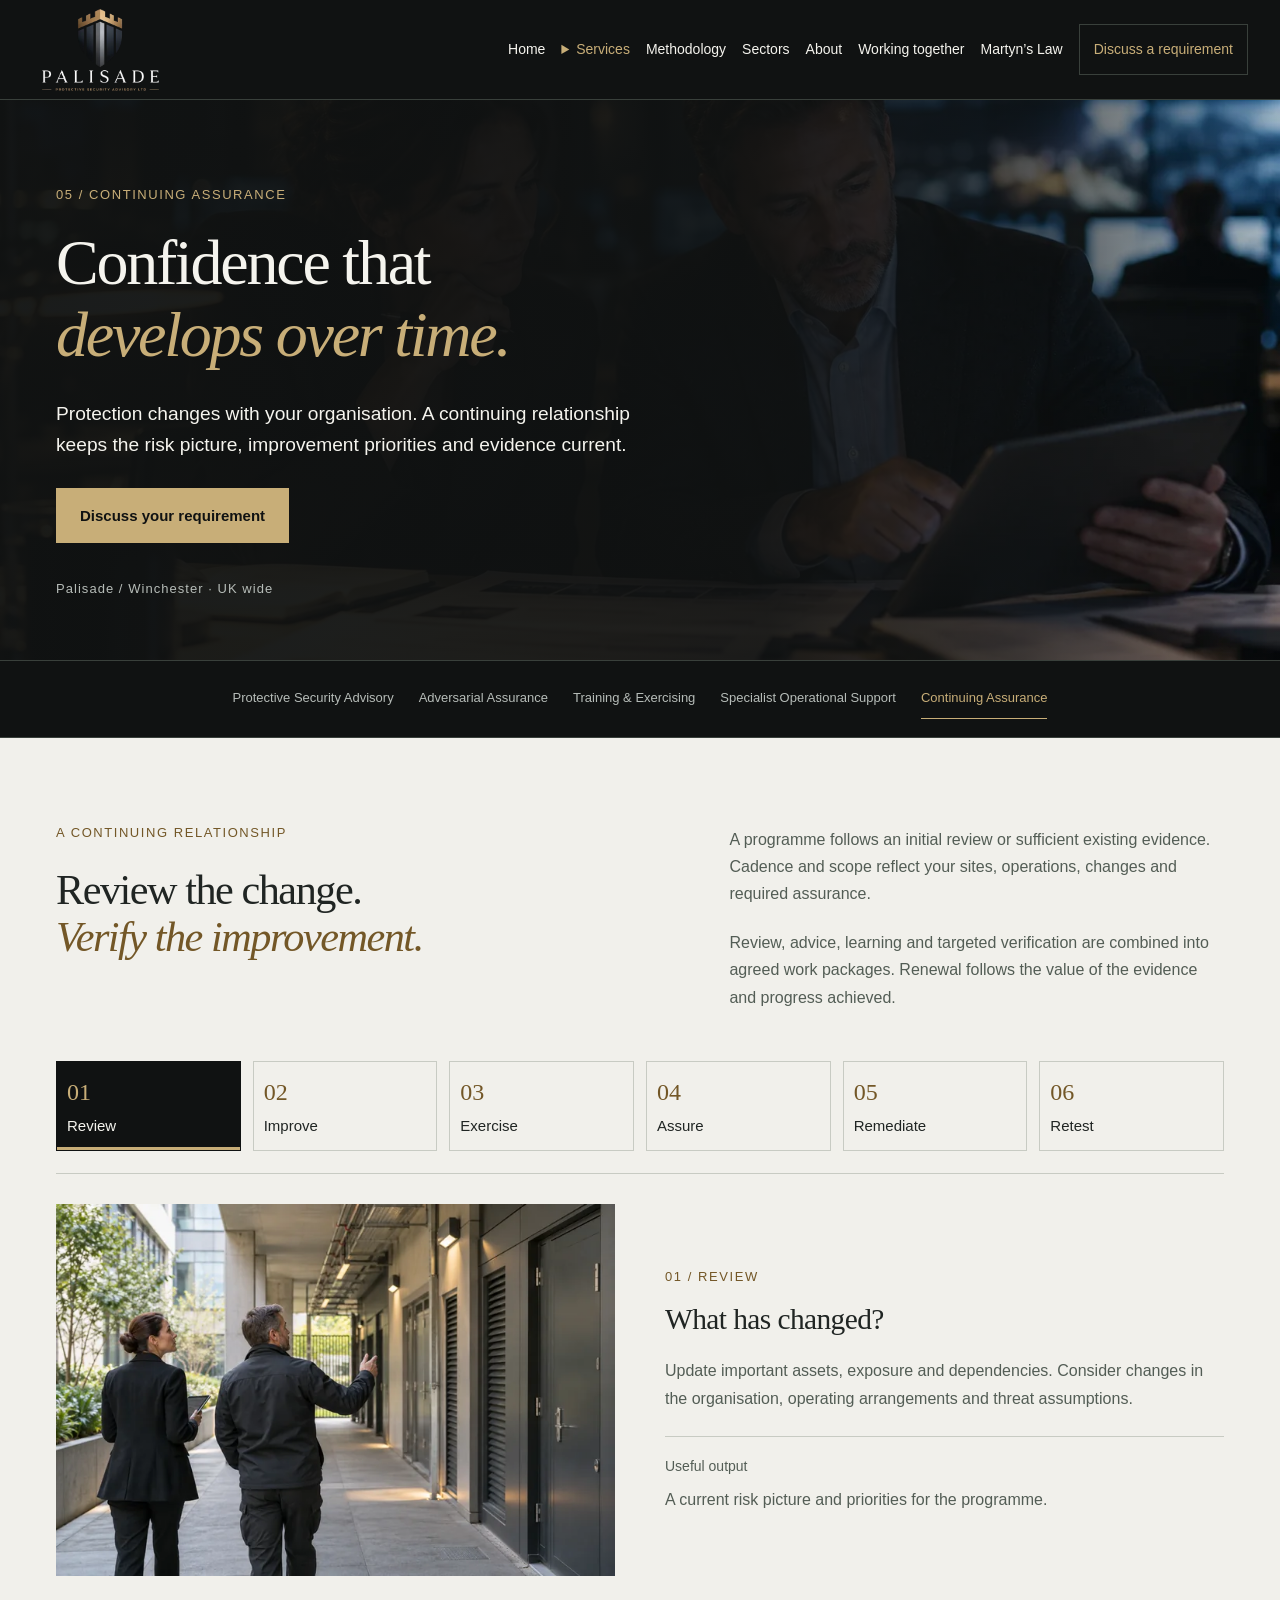
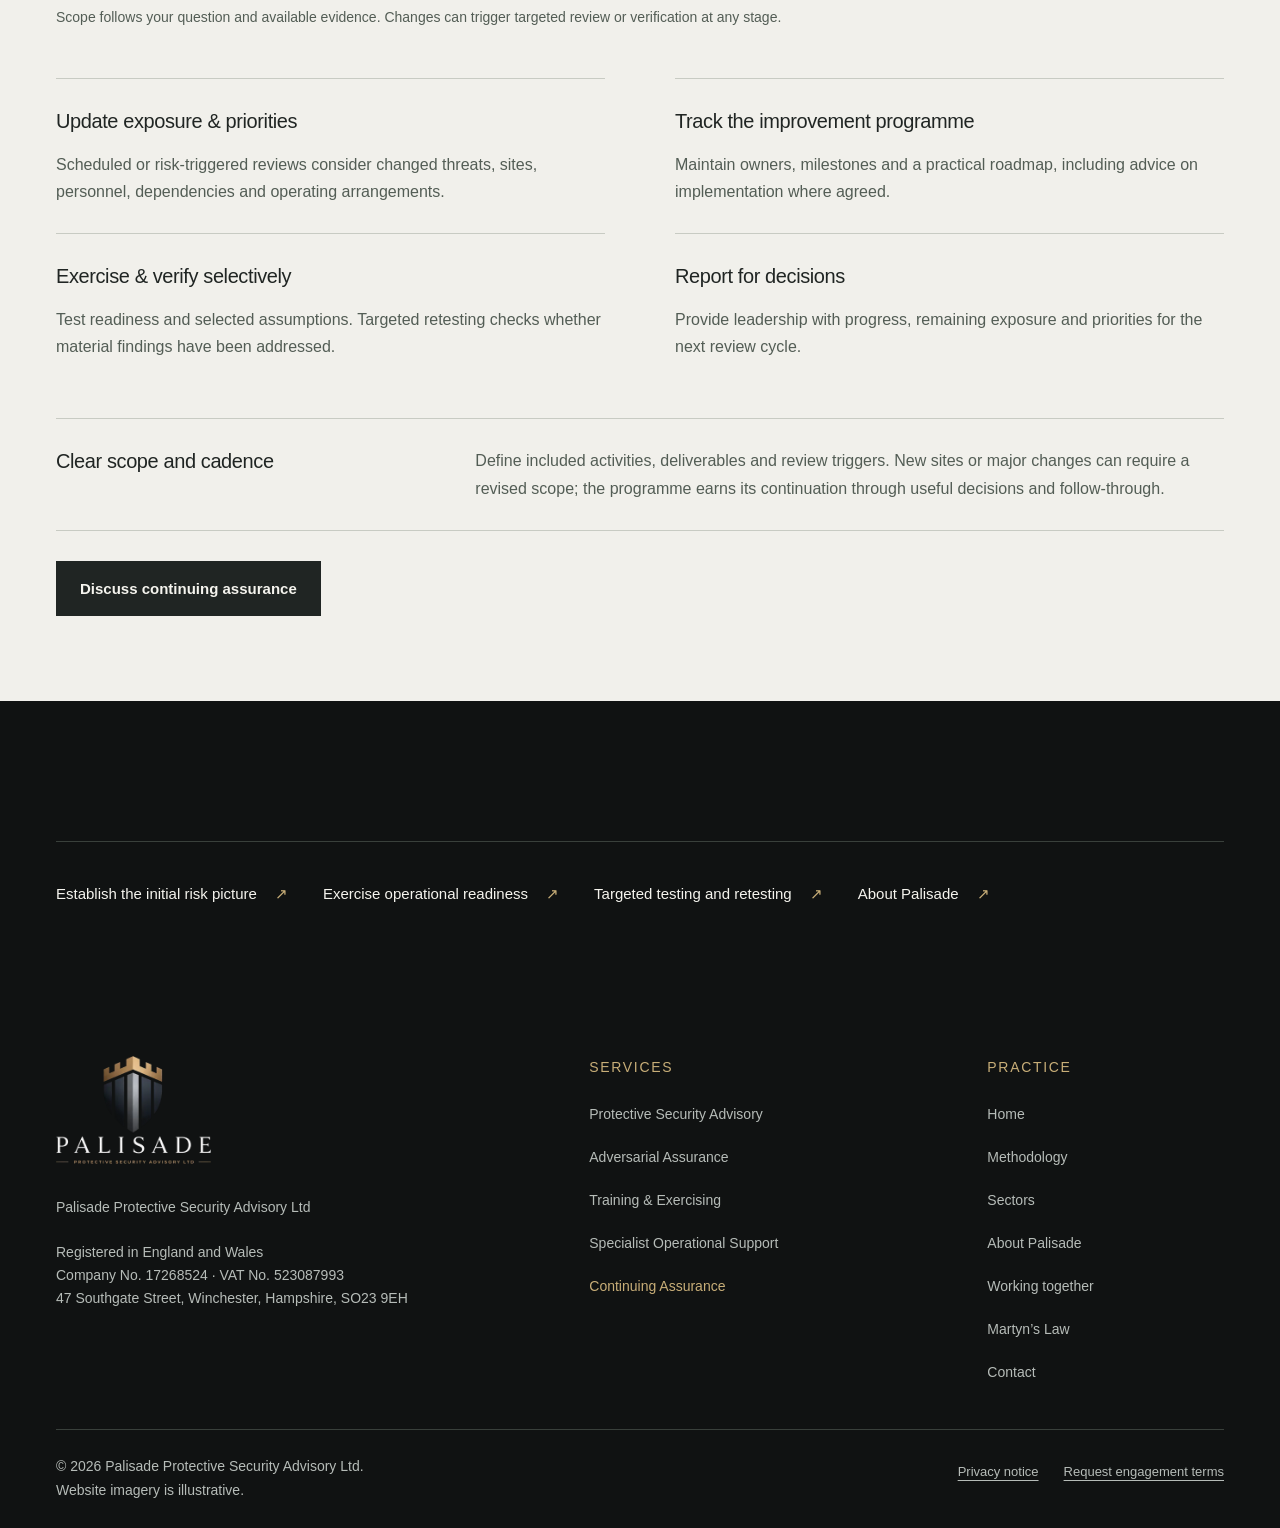
<file: continuing-assurance.html>
<!DOCTYPE html>

<html lang="en-GB"><head><meta charset="utf-8"/><meta content="width=device-width, initial-scale=1" name="viewport"/><meta content="#101212" name="theme-color"/>
<title>Continuing Protective-Security Assurance | Palisade</title><meta content="Periodic and risk-triggered reviews, improvement tracking, exercising, targeted assurance and remediation verification." name="description"/><link href="https://palisadeprotectivesecurity.co.uk/continuing-assurance.html" rel="canonical"/><link href="assets/favicon.png" rel="icon" type="image/png"/><link href="assets/favicon.png" rel="apple-touch-icon"/><meta content="website" property="og:type"/><meta content="Continuing Protective-Security Assurance | Palisade" property="og:title"/><meta content="Periodic and risk-triggered reviews, improvement tracking, exercising, targeted assurance and remediation verification." property="og:description"/><meta content="https://palisadeprotectivesecurity.co.uk/continuing-assurance.html" property="og:url"/><meta content="https://palisadeprotectivesecurity.co.uk/assets/social-preview.png" property="og:image"/><meta content="Palisade Protective Security Advisory Ltd" property="og:image:alt"/><meta content="1200" property="og:image:width"/><meta content="630" property="og:image:height"/><meta content="summary_large_image" name="twitter:card"/><link href="styles.css" rel="stylesheet"/><script defer="" src="site.js"></script><script type="application/ld+json">[{"@context": "https://schema.org", "@type": "Organization", "name": "Palisade Protective Security Advisory Ltd", "url": "https://palisadeprotectivesecurity.co.uk/", "logo": "https://palisadeprotectivesecurity.co.uk/assets/logo.webp", "email": "info@palisadeprotectivesecurity.co.uk", "identifier": "17268524", "address": {"@type": "PostalAddress", "streetAddress": "47 Southgate Street", "addressLocality": "Winchester", "addressRegion": "Hampshire", "postalCode": "SO23 9EH", "addressCountry": "GB"}}, {"@context": "https://schema.org", "@type": "WebPage", "name": "Continuing Protective-Security Assurance", "url": "https://palisadeprotectivesecurity.co.uk/continuing-assurance.html", "description": "Periodic and risk-triggered reviews, improvement tracking, exercising, targeted assurance and remediation verification."}]</script></head><body>
<a class="skip" href="#main">Skip to content</a><header class="header"><a aria-label="Palisade home" class="brand" href="index.html"><img alt="Palisade Protective Security Advisory Ltd" height="252" src="assets/logo.webp" width="360"/></a><nav aria-label="Main navigation" class="desktop-nav"><a href="index.html">Home</a><details class="services-menu"><summary class="is-current">Services</summary><nav aria-label="Services"><a href="advisory.html">Protective Security Advisory</a><a href="physical-penetration-testing.html">Adversarial Assurance<span>Physical penetration testing</span></a><a href="training-exercising.html">Training &amp; Exercising</a><a href="specialist-support.html">Specialist Operational Support</a><a aria-current="page" href="continuing-assurance.html">Continuing Assurance</a></nav></details><a href="methodology.html">Methodology</a><a href="sectors.html">Sectors</a><a href="about.html">About</a><a href="engagement.html">Working together</a><a href="martyns-law.html">Martyn’s Law</a><a class="nav-contact" href="contact.html">Discuss a requirement</a></nav><details class="mobile-nav"><summary>Menu</summary><nav aria-label="Mobile navigation"><a href="index.html">Home</a><a href="advisory.html">Protective Security Advisory</a><a href="physical-penetration-testing.html">Adversarial Assurance<span>Physical penetration testing</span></a><a href="training-exercising.html">Training &amp; Exercising</a><a href="specialist-support.html">Specialist Operational Support</a><a aria-current="page" href="continuing-assurance.html">Continuing Assurance</a><a href="methodology.html">Methodology</a><a href="sectors.html">Sectors</a><a href="about.html">About</a><a href="engagement.html">Working together</a><a href="martyns-law.html">Martyn’s Law</a><a href="contact.html">Contact</a></nav></details></header>
<main id="main" tabindex="-1"><section aria-labelledby="page-title" class="page-hero"><div class="hero-photo"><img alt="Illustrative meeting reviewing follow-up findings in an operations room" fetchpriority="high" height="1024" sizes="100vw" src="assets/review-meeting-1536.webp" srcset="assets/review-meeting-720.webp 720w, assets/review-meeting-1536.webp 1536w" width="1536"/></div><div class="hero-shade"></div><div class="wrap hero-copy"><p class="eyebrow">05 / Continuing assurance</p><h1 id="page-title">Confidence that<br/><em>develops over time.</em></h1><p class="hero-intro">Protection changes with your organisation. A continuing relationship keeps the risk picture, improvement priorities and evidence current.</p><a class="button" href="contact.html?service=Continuing%20Assurance#enquiry">Discuss your requirement</a><p class="hero-location">Palisade / Winchester · UK wide</p></div></section><nav aria-label="Service pages" class="service-nav"><a href="advisory.html">Protective Security Advisory</a><a href="physical-penetration-testing.html">Adversarial Assurance</a><a href="training-exercising.html">Training &amp; Exercising</a><a href="specialist-support.html">Specialist Operational Support</a><a aria-current="page" href="continuing-assurance.html">Continuing Assurance</a></nav><section class="content light"><div class="wrap"><div class="intro-grid"><div><p class="eyebrow">A continuing relationship</p><h2>Review the change.<br><em>Verify the improvement.</em></br></h2></div><div><p>A programme follows an initial review or sufficient existing evidence. Cadence and scope reflect your sites, operations, changes and required assurance.</p><p>Review, advice, learning and targeted verification are combined into agreed work packages. Renewal follows the value of the evidence and progress achieved.</p></div></div><div class="assurance-journey"><nav aria-label="Explore the continuing-assurance stages" class="assurance-stages"><a href="#assurance-review" id="assurance-tab-review"><span class="stage-number">01</span><span>Review</span></a><a href="#assurance-improve" id="assurance-tab-improve"><span class="stage-number">02</span><span>Improve</span></a><a href="#assurance-exercise" id="assurance-tab-exercise"><span class="stage-number">03</span><span>Exercise</span></a><a href="#assurance-assure" id="assurance-tab-assure"><span class="stage-number">04</span><span>Assure</span></a><a href="#assurance-remediate" id="assurance-tab-remediate"><span class="stage-number">05</span><span>Remediate</span></a><a href="#assurance-retest" id="assurance-tab-retest"><span class="stage-number">06</span><span>Retest</span></a></nav><div class="assurance-panels"><article class="assurance-panel" id="assurance-review"><div class="assurance-panel-grid"><figure><template class="disclosure-image"><img alt="Fictional adviser and facilities manager reviewing current site operating arrangements" height="1024" loading="eager" sizes="(max-width: 780px) 100vw, 50vw" src="assets/assurance-review-1536.webp" srcset="assets/assurance-review-720.webp 720w, assets/assurance-review-1536.webp 1536w" width="1536"/></template><noscript><img alt="Fictional adviser and facilities manager reviewing current site operating arrangements" height="1024" loading="lazy" sizes="(max-width: 780px) 100vw, 50vw" src="assets/assurance-review-1536.webp" srcset="assets/assurance-review-720.webp 720w, assets/assurance-review-1536.webp 1536w" width="1536"/></noscript></figure><div><p class="eyebrow">01 / Review</p><h3>What has changed?</h3><p>Update important assets, exposure and dependencies. Consider changes in the organisation, operating arrangements and threat assumptions.</p><div class="stage-output"><p class="small">Useful output</p><p>A current risk picture and priorities for the programme.</p></div></div></div></article><article class="assurance-panel" id="assurance-improve"><div class="assurance-panel-grid"><figure><template class="disclosure-image"><img alt="Fictional colleagues prioritising a protective-security improvement programme" height="1024" loading="eager" sizes="(max-width: 780px) 100vw, 50vw" src="assets/assurance-improve-1536.webp" srcset="assets/assurance-improve-720.webp 720w, assets/assurance-improve-1536.webp 1536w" width="1536"/></template><noscript><img alt="Fictional colleagues prioritising a protective-security improvement programme" height="1024" loading="lazy" sizes="(max-width: 780px) 100vw, 50vw" src="assets/assurance-improve-1536.webp" srcset="assets/assurance-improve-720.webp 720w, assets/assurance-improve-1536.webp 1536w" width="1536"/></noscript></figure><div><p class="eyebrow">02 / Improve</p><h3>What should improve first?</h3><p>Agree proportionate actions and the protective outcome required. Maintain owners, priorities and practical milestones.</p><div class="stage-output"><p class="small">Useful output</p><p>An improvement roadmap with clear responsibilities.</p></div></div></div></article><article class="assurance-panel" id="assurance-exercise"><div class="assurance-panel-grid"><figure><template class="disclosure-image"><img alt="Fictional facilitator and participants discussing preparedness during an exercise" height="1024" loading="eager" sizes="(max-width: 780px) 100vw, 50vw" src="assets/assurance-exercise-1536.webp" srcset="assets/assurance-exercise-720.webp 720w, assets/assurance-exercise-1536.webp 1536w" width="1536"/></template><noscript><img alt="Fictional facilitator and participants discussing preparedness during an exercise" height="1024" loading="lazy" sizes="(max-width: 780px) 100vw, 50vw" src="assets/assurance-exercise-1536.webp" srcset="assets/assurance-exercise-720.webp 720w, assets/assurance-exercise-1536.webp 1536w" width="1536"/></noscript></figure><div><p class="eyebrow">03 / Exercise</p><h3>Are people and plans ready?</h3><p>Examine decisions, communication and response through agreed tabletop or live exercises. Use the findings to target further learning.</p><div class="stage-output"><p class="small">Useful output</p><p>Lessons, action owners and readiness improvements.</p></div></div></div></article><article class="assurance-panel" id="assurance-assure"><div class="assurance-panel-grid"><figure><template class="disclosure-image"><img alt="Fictional assessor and site representative observing a controlled pedestrian entrance" height="1024" loading="eager" sizes="(max-width: 780px) 100vw, 50vw" src="assets/assurance-verify-1536.webp" srcset="assets/assurance-verify-720.webp 720w, assets/assurance-verify-1536.webp 1536w" width="1536"/></template><noscript><img alt="Fictional assessor and site representative observing a controlled pedestrian entrance" height="1024" loading="lazy" sizes="(max-width: 780px) 100vw, 50vw" src="assets/assurance-verify-1536.webp" srcset="assets/assurance-verify-720.webp 720w, assets/assurance-verify-1536.webp 1536w" width="1536"/></noscript></figure><div><p class="eyebrow">04 / Assure</p><h3>Do the selected controls perform?</h3><p>Use targeted assurance, including authorised physical penetration testing where appropriate, to answer defined protective questions within agreed limits.</p><div class="stage-output"><p class="small">Useful output</p><p>Evidence of performance, with explicit scope and assessment limits.</p></div></div></div></article><article class="assurance-panel" id="assurance-remediate"><div class="assurance-panel-grid"><figure><template class="disclosure-image"><img alt="Fictional facilities engineer and adviser reviewing an entrance improvement" height="1024" loading="eager" sizes="(max-width: 780px) 100vw, 50vw" src="assets/assurance-remediate-1536.webp" srcset="assets/assurance-remediate-720.webp 720w, assets/assurance-remediate-1536.webp 1536w" width="1536"/></template><noscript><img alt="Fictional facilities engineer and adviser reviewing an entrance improvement" height="1024" loading="lazy" sizes="(max-width: 780px) 100vw, 50vw" src="assets/assurance-remediate-1536.webp" srcset="assets/assurance-remediate-720.webp 720w, assets/assurance-remediate-1536.webp 1536w" width="1536"/></noscript></figure><div><p class="eyebrow">05 / Remediate</p><h3>How will findings be addressed?</h3><p>Assign improvement actions and support implementation where agreed. Set the evidence and criteria needed to verify the change.</p><div class="stage-output"><p class="small">Useful output</p><p>A practical remediation plan and verification criteria.</p></div></div></div></article><article class="assurance-panel" id="assurance-retest"><div class="assurance-panel-grid"><figure><template class="disclosure-image"><img alt="Fictional assessor and site representative rechecking an internal access control" height="1024" loading="eager" sizes="(max-width: 780px) 100vw, 50vw" src="assets/assurance-retest-1536.webp" srcset="assets/assurance-retest-720.webp 720w, assets/assurance-retest-1536.webp 1536w" width="1536"/></template><noscript><img alt="Fictional assessor and site representative rechecking an internal access control" height="1024" loading="lazy" sizes="(max-width: 780px) 100vw, 50vw" src="assets/assurance-retest-1536.webp" srcset="assets/assurance-retest-720.webp 720w, assets/assurance-retest-1536.webp 1536w" width="1536"/></noscript></figure><div><p class="eyebrow">06 / Retest</p><h3>Has the relevant weakness been addressed?</h3><p>Recheck material findings against the original protective requirement. Review remaining exposure and agree the next assurance priorities.</p><div class="stage-output"><p class="small">Useful output</p><p>Verified changes and decisions for continuing review.</p></div></div></div></article></div><p class="small stage-note">Scope follows your question and available evidence. Changes can trigger targeted review or verification at any stage.</p></div><div class="card-grid"><article><h3>Update exposure &amp; priorities</h3><p>Scheduled or risk-triggered reviews consider changed threats, sites, personnel, dependencies and operating arrangements.</p></article><article><h3>Track the improvement programme</h3><p>Maintain owners, milestones and a practical roadmap, including advice on implementation where agreed.</p></article><article><h3>Exercise &amp; verify selectively</h3><p>Test readiness and selected assumptions. Targeted retesting checks whether material findings have been addressed.</p></article><article><h3>Report for decisions</h3><p>Provide leadership with progress, remaining exposure and priorities for the next review cycle.</p></article></div><div class="output-band"><h3>Clear scope and cadence</h3><p>Define included activities, deliverables and review triggers. New sites or major changes can require a revised scope; the programme earns its continuation through useful decisions and follow-through.</p></div><a class="button" href="contact.html?service=Continuing%20Assurance#enquiry">Discuss continuing assurance</a></div></section><section class="content"><div class="wrap"><nav aria-label="Related pages" class="next-links"><a href="advisory.html">Establish the initial risk picture<span aria-hidden="true">↗</span></a><a href="training-exercising.html">Exercise operational readiness<span aria-hidden="true">↗</span></a><a href="physical-penetration-testing.html">Targeted testing and retesting<span aria-hidden="true">↗</span></a><a href="about.html">About Palisade<span aria-hidden="true">↗</span></a></nav></div></section></main><footer class="footer"><div class="wrap"><div class="footer-grid"><div><a aria-label="Palisade home" class="footer-brand" href="index.html"><img alt="Palisade Protective Security Advisory Ltd" height="252" loading="lazy" src="assets/logo.webp" width="360"/></a><p>Palisade Protective Security Advisory Ltd</p><p class="small">Registered in England and Wales<br/>Company No. 17268524 · VAT No. 523087993<br/>47 Southgate Street, Winchester, Hampshire, SO23 9EH</p></div><nav aria-label="Footer services"><p class="eyebrow">Services</p><a href="advisory.html">Protective Security Advisory</a><a href="physical-penetration-testing.html">Adversarial Assurance</a><a href="training-exercising.html">Training &amp; Exercising</a><a href="specialist-support.html">Specialist Operational Support</a><a aria-current="page" href="continuing-assurance.html">Continuing Assurance</a></nav><nav aria-label="Footer practice"><p class="eyebrow">Practice</p><a href="index.html">Home</a><a href="methodology.html">Methodology</a><a href="sectors.html">Sectors</a><a href="about.html">About Palisade</a><a href="engagement.html">Working together</a><a href="martyns-law.html">Martyn’s Law</a><a href="contact.html">Contact</a></nav></div><div class="footer-bottom"><p>© 2026 Palisade Protective Security Advisory Ltd.<br/>Website imagery is illustrative.</p><div><a href="privacy.html">Privacy notice</a><a href="mailto:info@palisadeprotectivesecurity.co.uk?subject=Engagement%20terms%20request">Request engagement terms</a></div></div></div></footer></body></html>
</file>
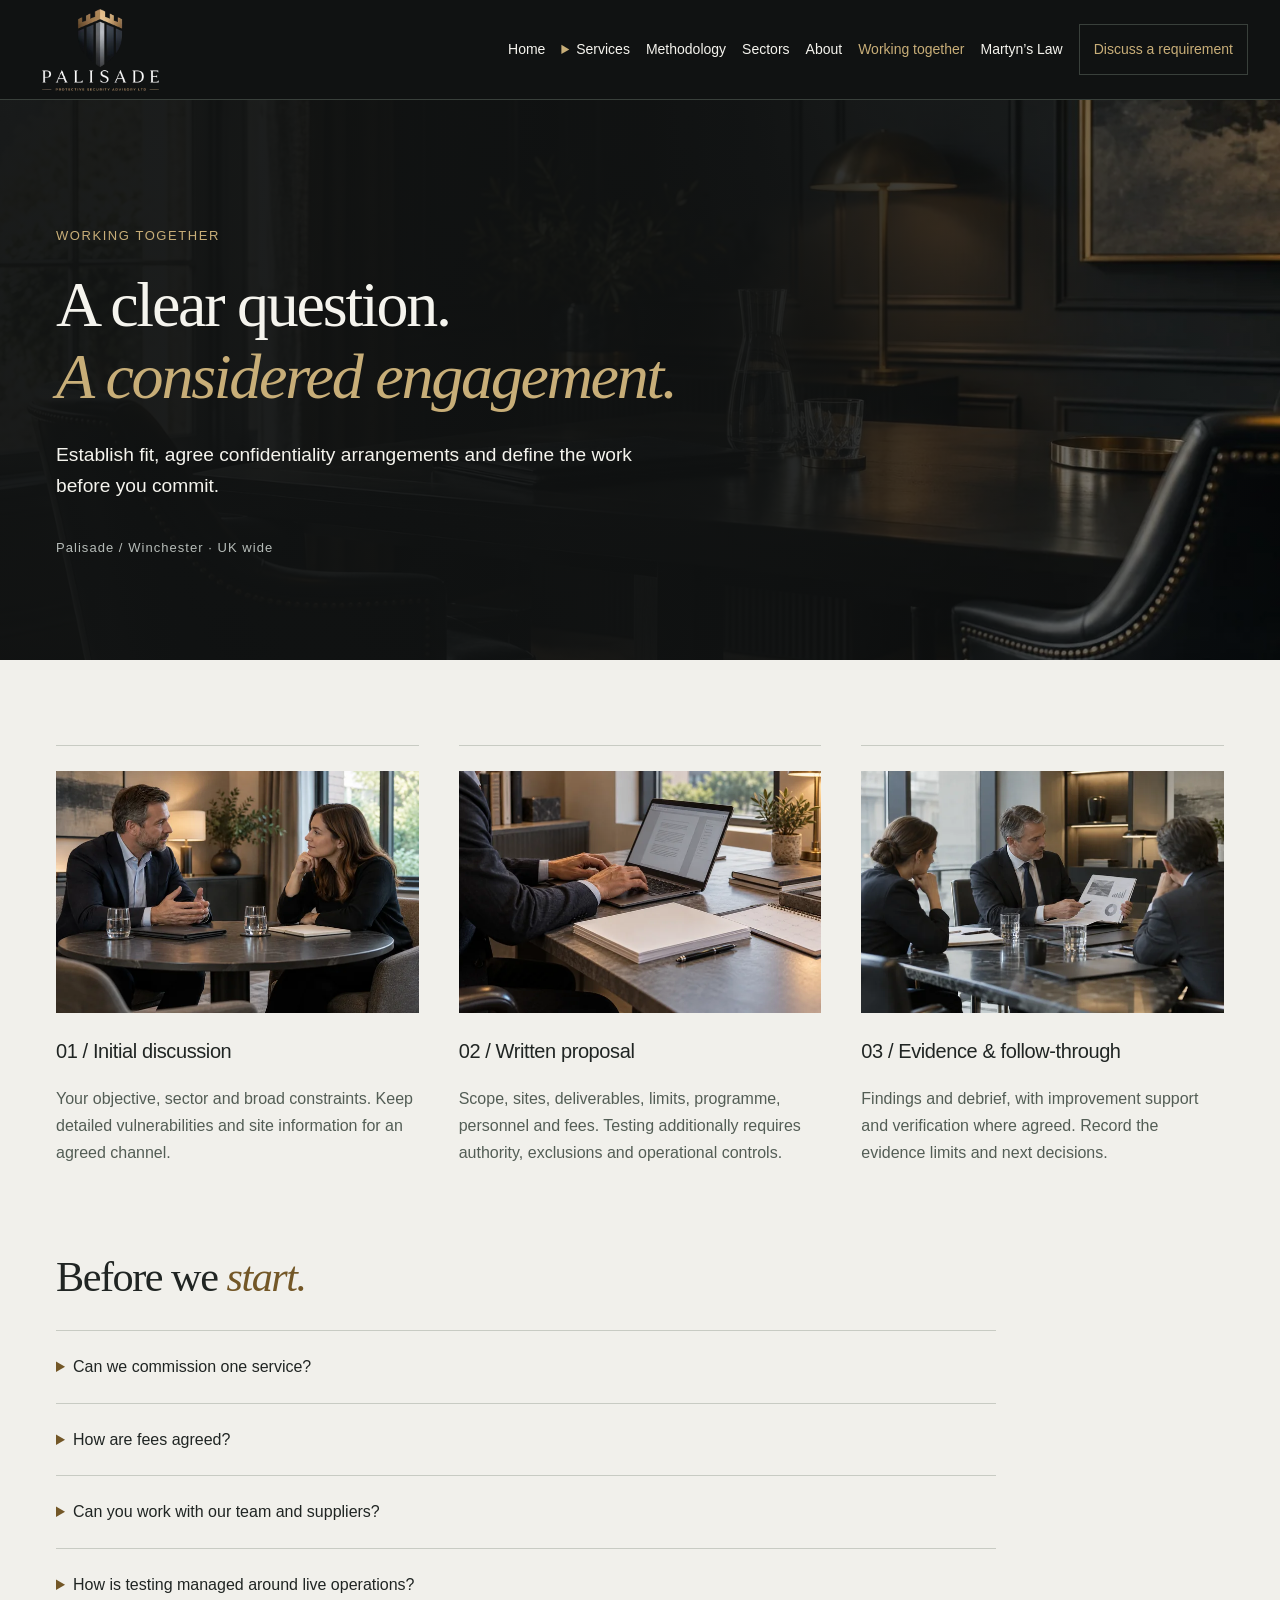
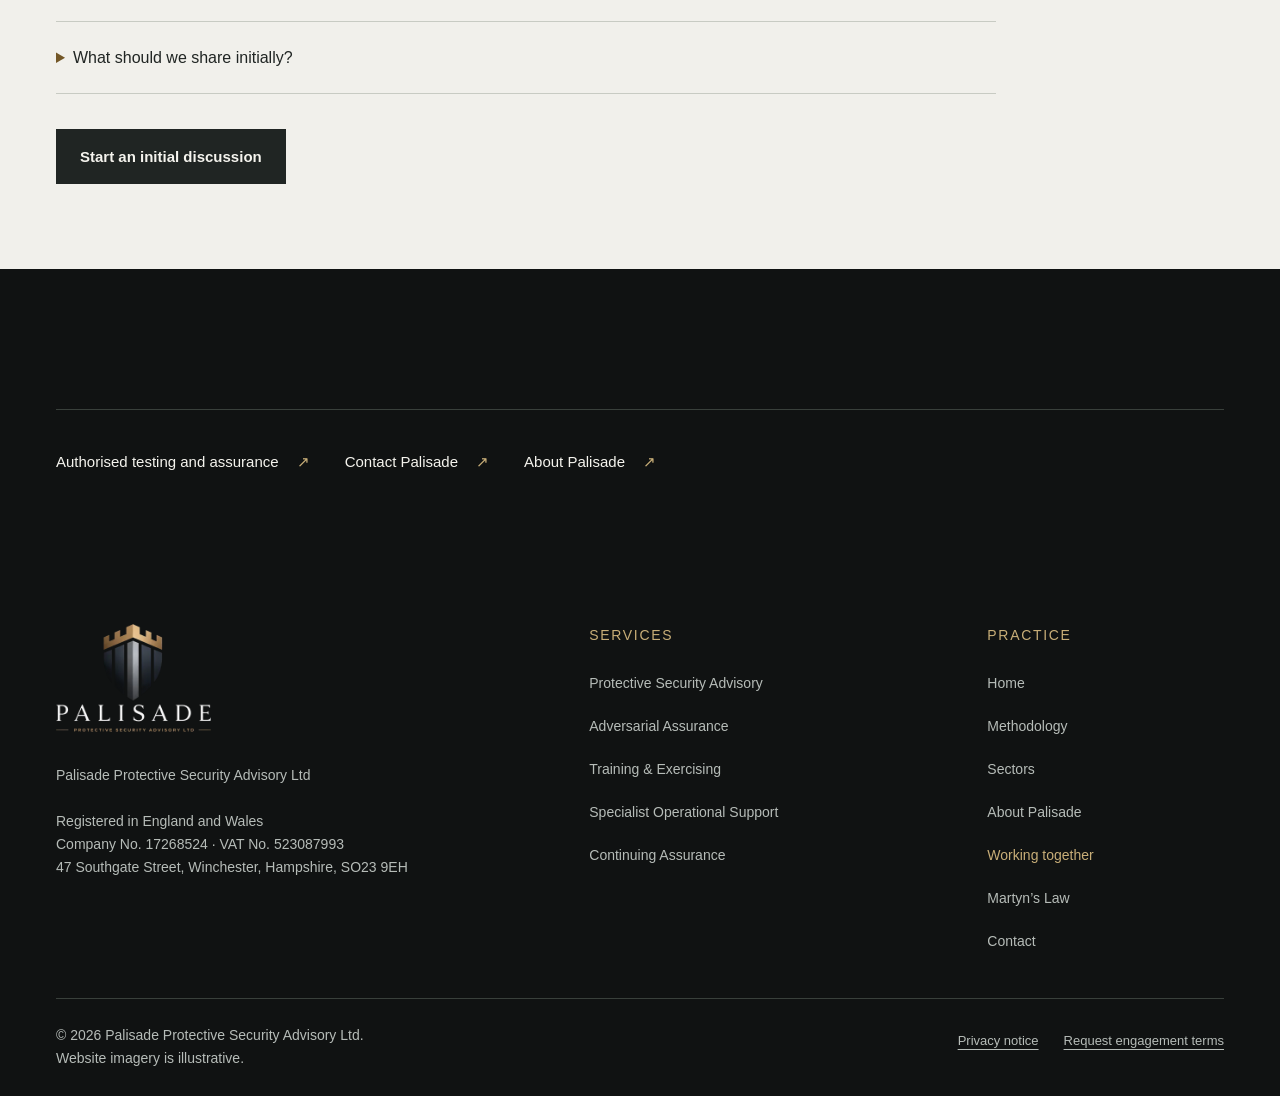
<file: engagement.html>
<!DOCTYPE html>

<html lang="en-GB"><head><meta charset="utf-8"/><meta content="width=device-width, initial-scale=1" name="viewport"/><meta content="#101212" name="theme-color"/>
<title>Working with Palisade | Palisade</title><meta content="A defined commissioning process: initial discussion, scope and authority, written proposal, evidence, debrief and follow-through." name="description"/><link href="https://palisadeprotectivesecurity.co.uk/engagement.html" rel="canonical"/><link href="assets/favicon.png" rel="icon" type="image/png"/><link href="assets/favicon.png" rel="apple-touch-icon"/><meta content="website" property="og:type"/><meta content="Working with Palisade | Palisade" property="og:title"/><meta content="A defined commissioning process: initial discussion, scope and authority, written proposal, evidence, debrief and follow-through." property="og:description"/><meta content="https://palisadeprotectivesecurity.co.uk/engagement.html" property="og:url"/><meta content="https://palisadeprotectivesecurity.co.uk/assets/social-preview.png" property="og:image"/><meta content="Palisade Protective Security Advisory Ltd" property="og:image:alt"/><meta content="1200" property="og:image:width"/><meta content="630" property="og:image:height"/><meta content="summary_large_image" name="twitter:card"/><link href="styles.css" rel="stylesheet"/><script defer="" src="site.js"></script><script type="application/ld+json">[{"@context": "https://schema.org", "@type": "Organization", "name": "Palisade Protective Security Advisory Ltd", "url": "https://palisadeprotectivesecurity.co.uk/", "logo": "https://palisadeprotectivesecurity.co.uk/assets/logo.webp", "email": "info@palisadeprotectivesecurity.co.uk", "identifier": "17268524", "address": {"@type": "PostalAddress", "streetAddress": "47 Southgate Street", "addressLocality": "Winchester", "addressRegion": "Hampshire", "postalCode": "SO23 9EH", "addressCountry": "GB"}}, {"@context": "https://schema.org", "@type": "WebPage", "name": "Working with Palisade", "url": "https://palisadeprotectivesecurity.co.uk/engagement.html", "description": "A defined commissioning process: initial discussion, scope and authority, written proposal, evidence, debrief and follow-through."}]</script></head><body>
<a class="skip" href="#main">Skip to content</a><header class="header"><a aria-label="Palisade home" class="brand" href="index.html"><img alt="Palisade Protective Security Advisory Ltd" height="252" src="assets/logo.webp" width="360"/></a><nav aria-label="Main navigation" class="desktop-nav"><a href="index.html">Home</a><details class="services-menu"><summary>Services</summary><nav aria-label="Services"><a href="advisory.html">Protective Security Advisory</a><a href="physical-penetration-testing.html">Adversarial Assurance<span>Physical penetration testing</span></a><a href="training-exercising.html">Training &amp; Exercising</a><a href="specialist-support.html">Specialist Operational Support</a><a href="continuing-assurance.html">Continuing Assurance</a></nav></details><a href="methodology.html">Methodology</a><a href="sectors.html">Sectors</a><a href="about.html">About</a><a aria-current="page" href="engagement.html">Working together</a><a href="martyns-law.html">Martyn’s Law</a><a class="nav-contact" href="contact.html">Discuss a requirement</a></nav><details class="mobile-nav"><summary>Menu</summary><nav aria-label="Mobile navigation"><a href="index.html">Home</a><a href="advisory.html">Protective Security Advisory</a><a href="physical-penetration-testing.html">Adversarial Assurance<span>Physical penetration testing</span></a><a href="training-exercising.html">Training &amp; Exercising</a><a href="specialist-support.html">Specialist Operational Support</a><a href="continuing-assurance.html">Continuing Assurance</a><a href="methodology.html">Methodology</a><a href="sectors.html">Sectors</a><a href="about.html">About</a><a aria-current="page" href="engagement.html">Working together</a><a href="martyns-law.html">Martyn’s Law</a><a href="contact.html">Contact</a></nav></details></header>
<main id="main" tabindex="-1"><section aria-labelledby="page-title" class="page-hero"><div class="hero-photo"><img alt="A quiet meeting room with a dark table and warm lighting" fetchpriority="high" height="1024" sizes="100vw" src="assets/meeting-room-1536.webp" srcset="assets/meeting-room-720.webp 720w, assets/meeting-room-1536.webp 1536w" width="1536"/></div><div class="hero-shade"></div><div class="wrap hero-copy"><p class="eyebrow">Working together</p><h1 id="page-title">A clear question.<br/><em>A considered engagement.</em></h1><p class="hero-intro">Establish fit, agree confidentiality arrangements and define the work before you commit.</p><p class="hero-location">Palisade / Winchester · UK wide</p></div></section><section class="content light"><div class="wrap"><div class="steps-grid commissioning-cards"><article><figure><img alt="Fictional adviser and client having an initial discussion with general notes in a discreet meeting room" height="1024" loading="lazy" sizes="(max-width: 780px) 100vw, 50vw" src="assets/initial-discussion-1536.webp" srcset="assets/initial-discussion-720.webp 720w, assets/initial-discussion-1536.webp 1536w" width="1536"/></figure><h3>01 / Initial discussion</h3><p>Your objective, sector and broad constraints. Keep detailed vulnerabilities and site information for an agreed channel.</p></article><article><figure><img alt="Illustrative adviser preparing an engagement proposal at a desk with a laptop and papers" height="1024" loading="lazy" sizes="(max-width: 780px) 100vw, 50vw" src="assets/written-proposal-1536.webp" srcset="assets/written-proposal-720.webp 720w, assets/written-proposal-1536.webp 1536w" width="1536"/></figure><h3>02 / Written proposal</h3><p>Scope, sites, deliverables, limits, programme, personnel and fees. Testing additionally requires authority, exclusions and operational controls.</p></article><article><figure><img alt="Fictional adviser presenting findings and next actions to client representatives" height="1024" loading="lazy" sizes="(max-width: 780px) 100vw, 50vw" src="assets/engagement-evidence-1536.webp" srcset="assets/engagement-evidence-720.webp 720w, assets/engagement-evidence-1536.webp 1536w" width="1536"/></figure><h3>03 / Evidence &amp; follow-through</h3><p>Findings and debrief, with improvement support and verification where agreed. Record the evidence limits and next decisions.</p></article></div><div class="faq"><h2>Before we <em>start.</em></h2><details><summary>Can we commission one service?</summary><p>Yes. Advisory, authorised testing, training or an exercise can stand alone. Existing evidence and any gaps are considered when defining the scope.</p></details><details><summary>How are fees agreed?</summary><p>You receive a proposal setting out the work, deliverables, limits and fees before you commit. The scope reflects the question, sites, authority and specialist requirements.</p></details><details><summary>Can you work with our team and suppliers?</summary><p>Yes. Independent advice can improve the use of existing measures and identify justified changes. Palisade retains its advisory independence.</p></details><details><summary>How is testing managed around live operations?</summary><p>Timing, permissions, exclusions, safety limits and stop conditions are agreed in advance. Potential operational impact is considered explicitly in the scope.</p></details><details><summary>What should we share initially?</summary><p>Your sector, broad location and the question you need answered. Confidentiality arrangements and a suitable channel are agreed before detailed site information is exchanged.</p></details></div><a class="button" href="contact.html?service=Not%20sure%20/%20multiple%20requirements#enquiry">Start an initial discussion</a></div></section><section class="content"><div class="wrap"><nav aria-label="Related pages" class="next-links"><a href="physical-penetration-testing.html">Authorised testing and assurance<span aria-hidden="true">↗</span></a><a href="contact.html">Contact Palisade<span aria-hidden="true">↗</span></a><a href="about.html">About Palisade<span aria-hidden="true">↗</span></a></nav></div></section></main><footer class="footer"><div class="wrap"><div class="footer-grid"><div><a aria-label="Palisade home" class="footer-brand" href="index.html"><img alt="Palisade Protective Security Advisory Ltd" height="252" loading="lazy" src="assets/logo.webp" width="360"/></a><p>Palisade Protective Security Advisory Ltd</p><p class="small">Registered in England and Wales<br/>Company No. 17268524 · VAT No. 523087993<br/>47 Southgate Street, Winchester, Hampshire, SO23 9EH</p></div><nav aria-label="Footer services"><p class="eyebrow">Services</p><a href="advisory.html">Protective Security Advisory</a><a href="physical-penetration-testing.html">Adversarial Assurance</a><a href="training-exercising.html">Training &amp; Exercising</a><a href="specialist-support.html">Specialist Operational Support</a><a href="continuing-assurance.html">Continuing Assurance</a></nav><nav aria-label="Footer practice"><p class="eyebrow">Practice</p><a href="index.html">Home</a><a href="methodology.html">Methodology</a><a href="sectors.html">Sectors</a><a href="about.html">About Palisade</a><a aria-current="page" href="engagement.html">Working together</a><a href="martyns-law.html">Martyn’s Law</a><a href="contact.html">Contact</a></nav></div><div class="footer-bottom"><p>© 2026 Palisade Protective Security Advisory Ltd.<br/>Website imagery is illustrative.</p><div><a href="privacy.html">Privacy notice</a><a href="mailto:info@palisadeprotectivesecurity.co.uk?subject=Engagement%20terms%20request">Request engagement terms</a></div></div></div></footer></body></html>
</file>
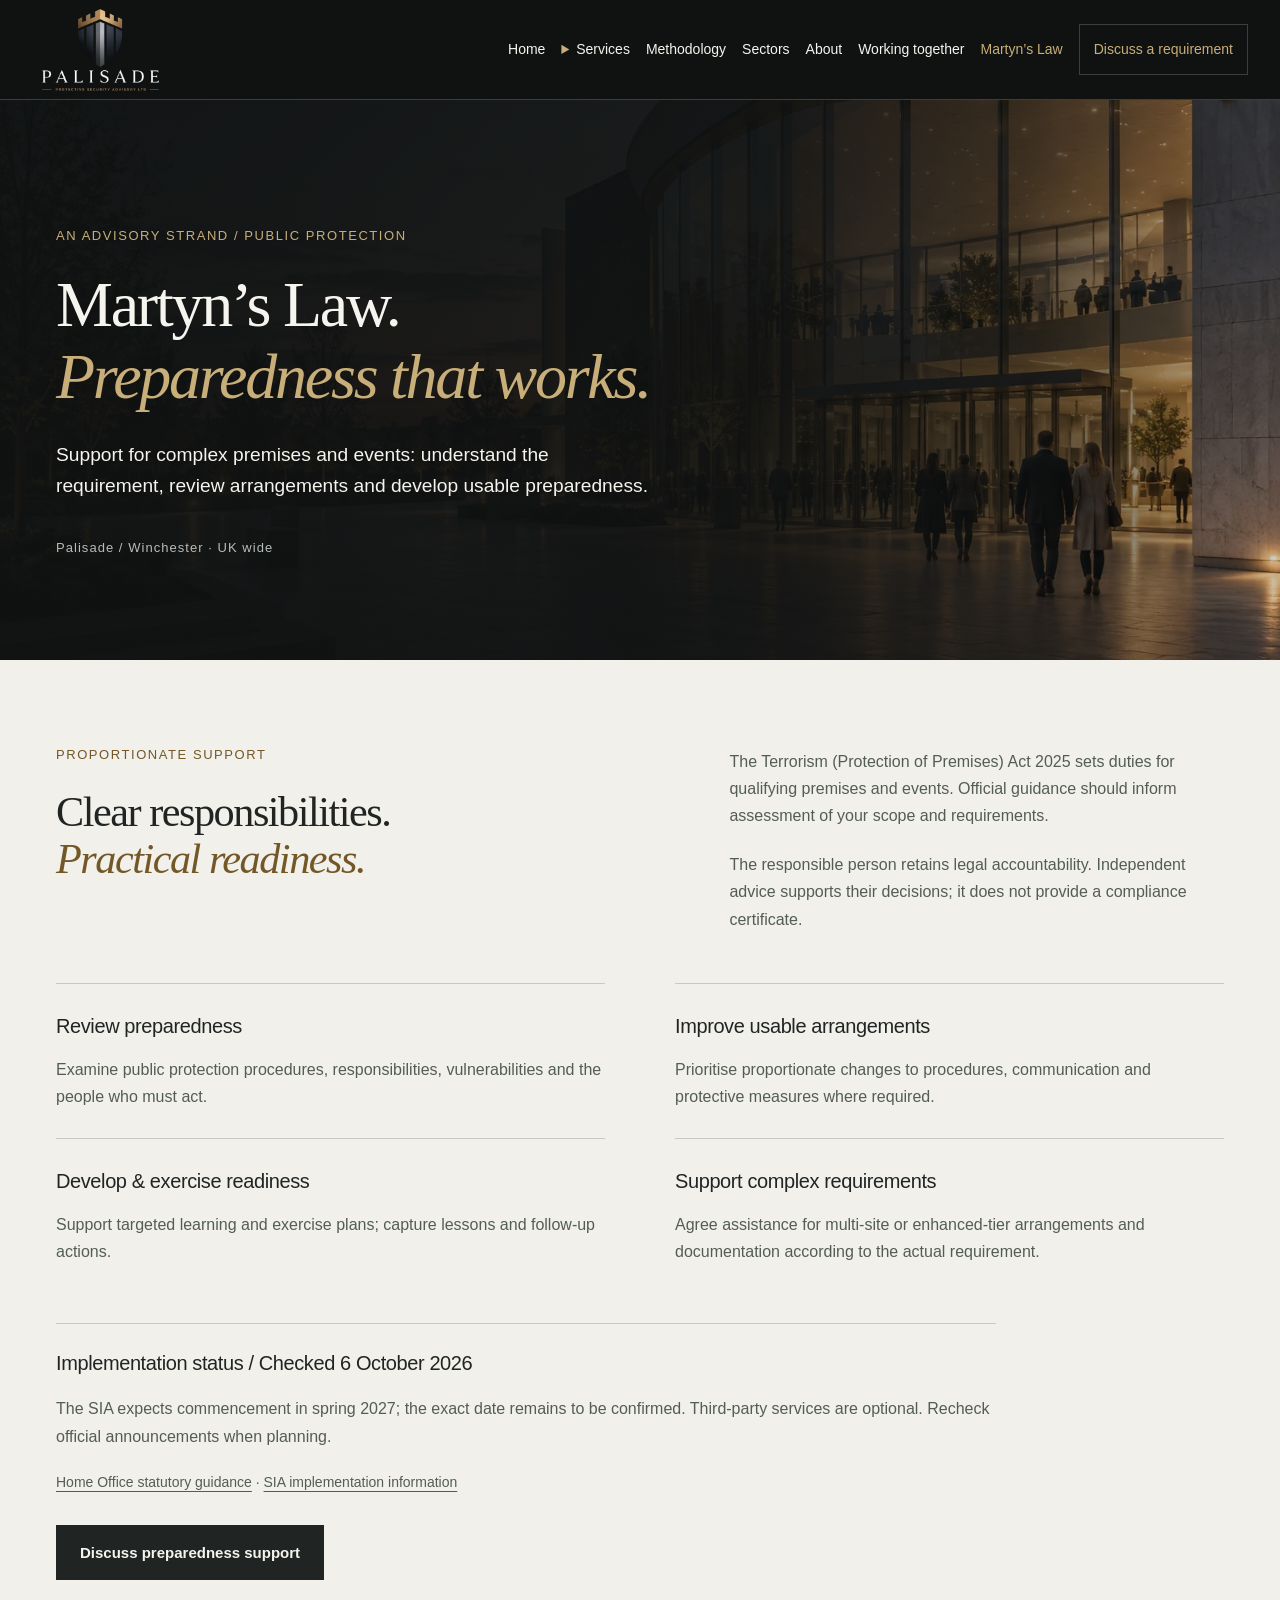
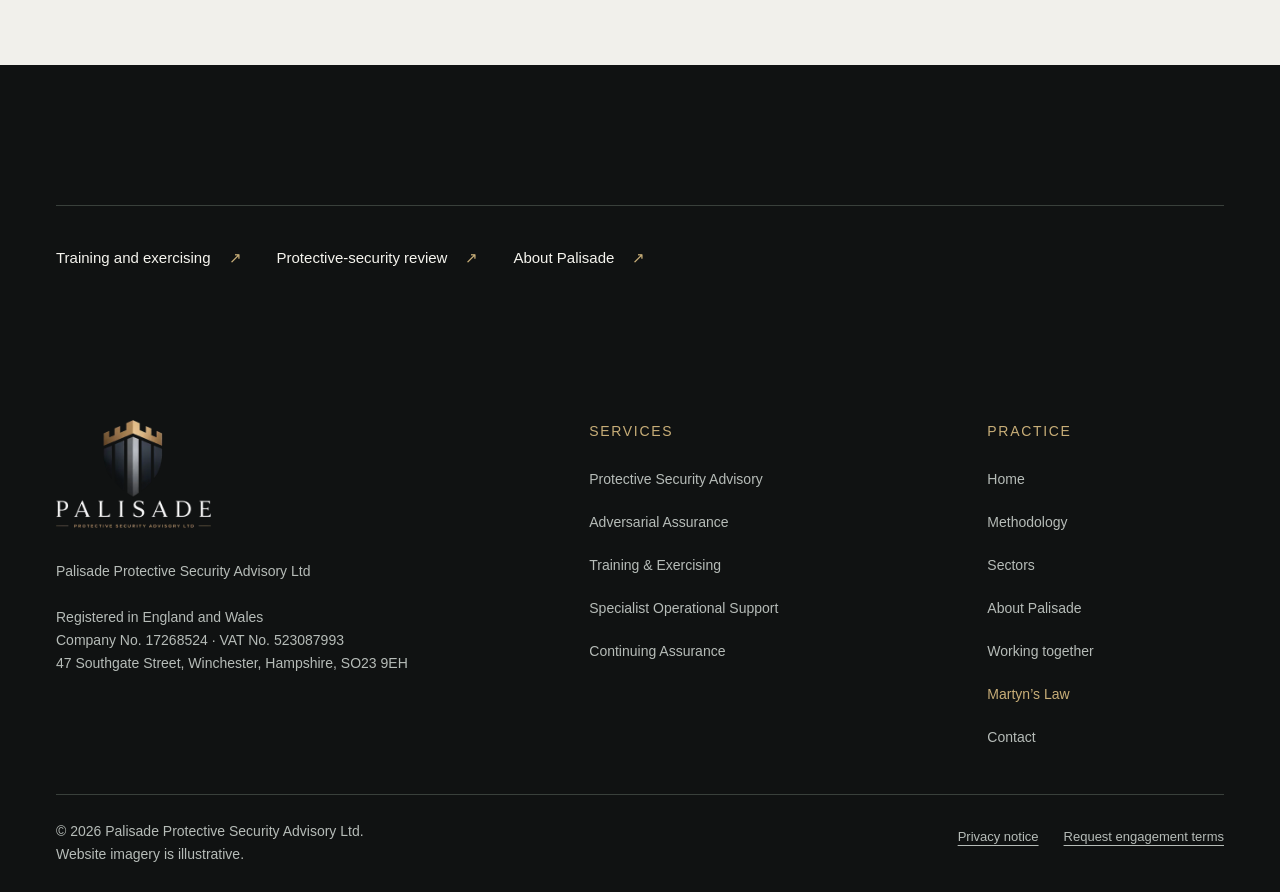
<file: martyns-law.html>
<!DOCTYPE html>

<html lang="en-GB"><head><meta charset="utf-8"/><meta content="width=device-width, initial-scale=1" name="viewport"/><meta content="#101212" name="theme-color"/>
<title>Martyn’s Law Preparedness Advisory | Palisade</title><meta content="Proportionate public-protection preparedness, review, training and exercising for complex premises and events, with official guidance links." name="description"/><link href="https://palisadeprotectivesecurity.co.uk/martyns-law.html" rel="canonical"/><link href="assets/favicon.png" rel="icon" type="image/png"/><link href="assets/favicon.png" rel="apple-touch-icon"/><meta content="website" property="og:type"/><meta content="Martyn’s Law Preparedness Advisory | Palisade" property="og:title"/><meta content="Proportionate public-protection preparedness, review, training and exercising for complex premises and events, with official guidance links." property="og:description"/><meta content="https://palisadeprotectivesecurity.co.uk/martyns-law.html" property="og:url"/><meta content="https://palisadeprotectivesecurity.co.uk/assets/social-preview.png" property="og:image"/><meta content="Palisade Protective Security Advisory Ltd" property="og:image:alt"/><meta content="1200" property="og:image:width"/><meta content="630" property="og:image:height"/><meta content="summary_large_image" name="twitter:card"/><link href="styles.css" rel="stylesheet"/><script defer="" src="site.js"></script><script type="application/ld+json">[{"@context": "https://schema.org", "@type": "Organization", "name": "Palisade Protective Security Advisory Ltd", "url": "https://palisadeprotectivesecurity.co.uk/", "logo": "https://palisadeprotectivesecurity.co.uk/assets/logo.webp", "email": "info@palisadeprotectivesecurity.co.uk", "identifier": "17268524", "address": {"@type": "PostalAddress", "streetAddress": "47 Southgate Street", "addressLocality": "Winchester", "addressRegion": "Hampshire", "postalCode": "SO23 9EH", "addressCountry": "GB"}}, {"@context": "https://schema.org", "@type": "WebPage", "name": "Martyn’s Law Preparedness Advisory", "url": "https://palisadeprotectivesecurity.co.uk/martyns-law.html", "description": "Proportionate public-protection preparedness, review, training and exercising for complex premises and events, with official guidance links."}]</script></head><body>
<a class="skip" href="#main">Skip to content</a><header class="header"><a aria-label="Palisade home" class="brand" href="index.html"><img alt="Palisade Protective Security Advisory Ltd" height="252" src="assets/logo.webp" width="360"/></a><nav aria-label="Main navigation" class="desktop-nav"><a href="index.html">Home</a><details class="services-menu"><summary>Services</summary><nav aria-label="Services"><a href="advisory.html">Protective Security Advisory</a><a href="physical-penetration-testing.html">Adversarial Assurance<span>Physical penetration testing</span></a><a href="training-exercising.html">Training &amp; Exercising</a><a href="specialist-support.html">Specialist Operational Support</a><a href="continuing-assurance.html">Continuing Assurance</a></nav></details><a href="methodology.html">Methodology</a><a href="sectors.html">Sectors</a><a href="about.html">About</a><a href="engagement.html">Working together</a><a aria-current="page" href="martyns-law.html">Martyn’s Law</a><a class="nav-contact" href="contact.html">Discuss a requirement</a></nav><details class="mobile-nav"><summary>Menu</summary><nav aria-label="Mobile navigation"><a href="index.html">Home</a><a href="advisory.html">Protective Security Advisory</a><a href="physical-penetration-testing.html">Adversarial Assurance<span>Physical penetration testing</span></a><a href="training-exercising.html">Training &amp; Exercising</a><a href="specialist-support.html">Specialist Operational Support</a><a href="continuing-assurance.html">Continuing Assurance</a><a href="methodology.html">Methodology</a><a href="sectors.html">Sectors</a><a href="about.html">About</a><a href="engagement.html">Working together</a><a aria-current="page" href="martyns-law.html">Martyn’s Law</a><a href="contact.html">Contact</a></nav></details></header>
<main id="main" tabindex="-1"><section aria-labelledby="page-title" class="page-hero"><div class="hero-photo"><img alt="A fictional public conference and cultural venue with clear pedestrian arrival routes" fetchpriority="high" height="1024" sizes="100vw" src="assets/preparedness-venue-1536.webp" srcset="assets/preparedness-venue-720.webp 720w, assets/preparedness-venue-1536.webp 1536w" width="1536"/></div><div class="hero-shade"></div><div class="wrap hero-copy"><p class="eyebrow">An advisory strand / Public protection</p><h1 id="page-title">Martyn’s Law.<br/><em>Preparedness that works.</em></h1><p class="hero-intro">Support for complex premises and events: understand the requirement, review arrangements and develop usable preparedness.</p><p class="hero-location">Palisade / Winchester · UK wide</p></div></section><section class="content light"><div class="wrap"><div class="intro-grid"><div><p class="eyebrow">Proportionate support</p><h2>Clear responsibilities.<br/><em>Practical readiness.</em></h2></div><div><p>The Terrorism (Protection of Premises) Act 2025 sets duties for qualifying premises and events. Official guidance should inform assessment of your scope and requirements.</p><p>The responsible person retains legal accountability. Independent advice supports their decisions; it does not provide a compliance certificate.</p></div></div><div class="card-grid"><article><h3>Review preparedness</h3><p>Examine public protection procedures, responsibilities, vulnerabilities and the people who must act.</p></article><article><h3>Improve usable arrangements</h3><p>Prioritise proportionate changes to procedures, communication and protective measures where required.</p></article><article><h3>Develop &amp; exercise readiness</h3><p>Support targeted learning and exercise plans; capture lessons and follow-up actions.</p></article><article><h3>Support complex requirements</h3><p>Agree assistance for multi-site or enhanced-tier arrangements and documentation according to the actual requirement.</p></article></div><aside class="status-note"><h3>Implementation status / Checked 6 October 2026</h3><p>The SIA expects commencement in spring 2027; the exact date remains to be confirmed. Third-party services are optional. Recheck official announcements when planning.</p><p><a href="https://www.gov.uk/government/publications/the-terrorism-protection-of-premises-act-2025/terrorism-protection-of-premises-act-2025-statutory-guidance">Home Office statutory guidance</a> · <a href="https://www.gov.uk/guidance/understanding-martyns-law-and-the-sias-role-as-regulator">SIA implementation information</a></p></aside><a class="button" href="contact.html?service=Martyn%E2%80%99s%20Law%20Preparedness#enquiry">Discuss preparedness support</a></div></section><section class="content"><div class="wrap"><nav aria-label="Related pages" class="next-links"><a href="training-exercising.html">Training and exercising<span aria-hidden="true">↗</span></a><a href="advisory.html">Protective-security review<span aria-hidden="true">↗</span></a><a href="about.html">About Palisade<span aria-hidden="true">↗</span></a></nav></div></section></main><footer class="footer"><div class="wrap"><div class="footer-grid"><div><a aria-label="Palisade home" class="footer-brand" href="index.html"><img alt="Palisade Protective Security Advisory Ltd" height="252" loading="lazy" src="assets/logo.webp" width="360"/></a><p>Palisade Protective Security Advisory Ltd</p><p class="small">Registered in England and Wales<br/>Company No. 17268524 · VAT No. 523087993<br/>47 Southgate Street, Winchester, Hampshire, SO23 9EH</p></div><nav aria-label="Footer services"><p class="eyebrow">Services</p><a href="advisory.html">Protective Security Advisory</a><a href="physical-penetration-testing.html">Adversarial Assurance</a><a href="training-exercising.html">Training &amp; Exercising</a><a href="specialist-support.html">Specialist Operational Support</a><a href="continuing-assurance.html">Continuing Assurance</a></nav><nav aria-label="Footer practice"><p class="eyebrow">Practice</p><a href="index.html">Home</a><a href="methodology.html">Methodology</a><a href="sectors.html">Sectors</a><a href="about.html">About Palisade</a><a href="engagement.html">Working together</a><a aria-current="page" href="martyns-law.html">Martyn’s Law</a><a href="contact.html">Contact</a></nav></div><div class="footer-bottom"><p>© 2026 Palisade Protective Security Advisory Ltd.<br/>Website imagery is illustrative.</p><div><a href="privacy.html">Privacy notice</a><a href="mailto:info@palisadeprotectivesecurity.co.uk?subject=Engagement%20terms%20request">Request engagement terms</a></div></div></div></footer></body></html>
</file>
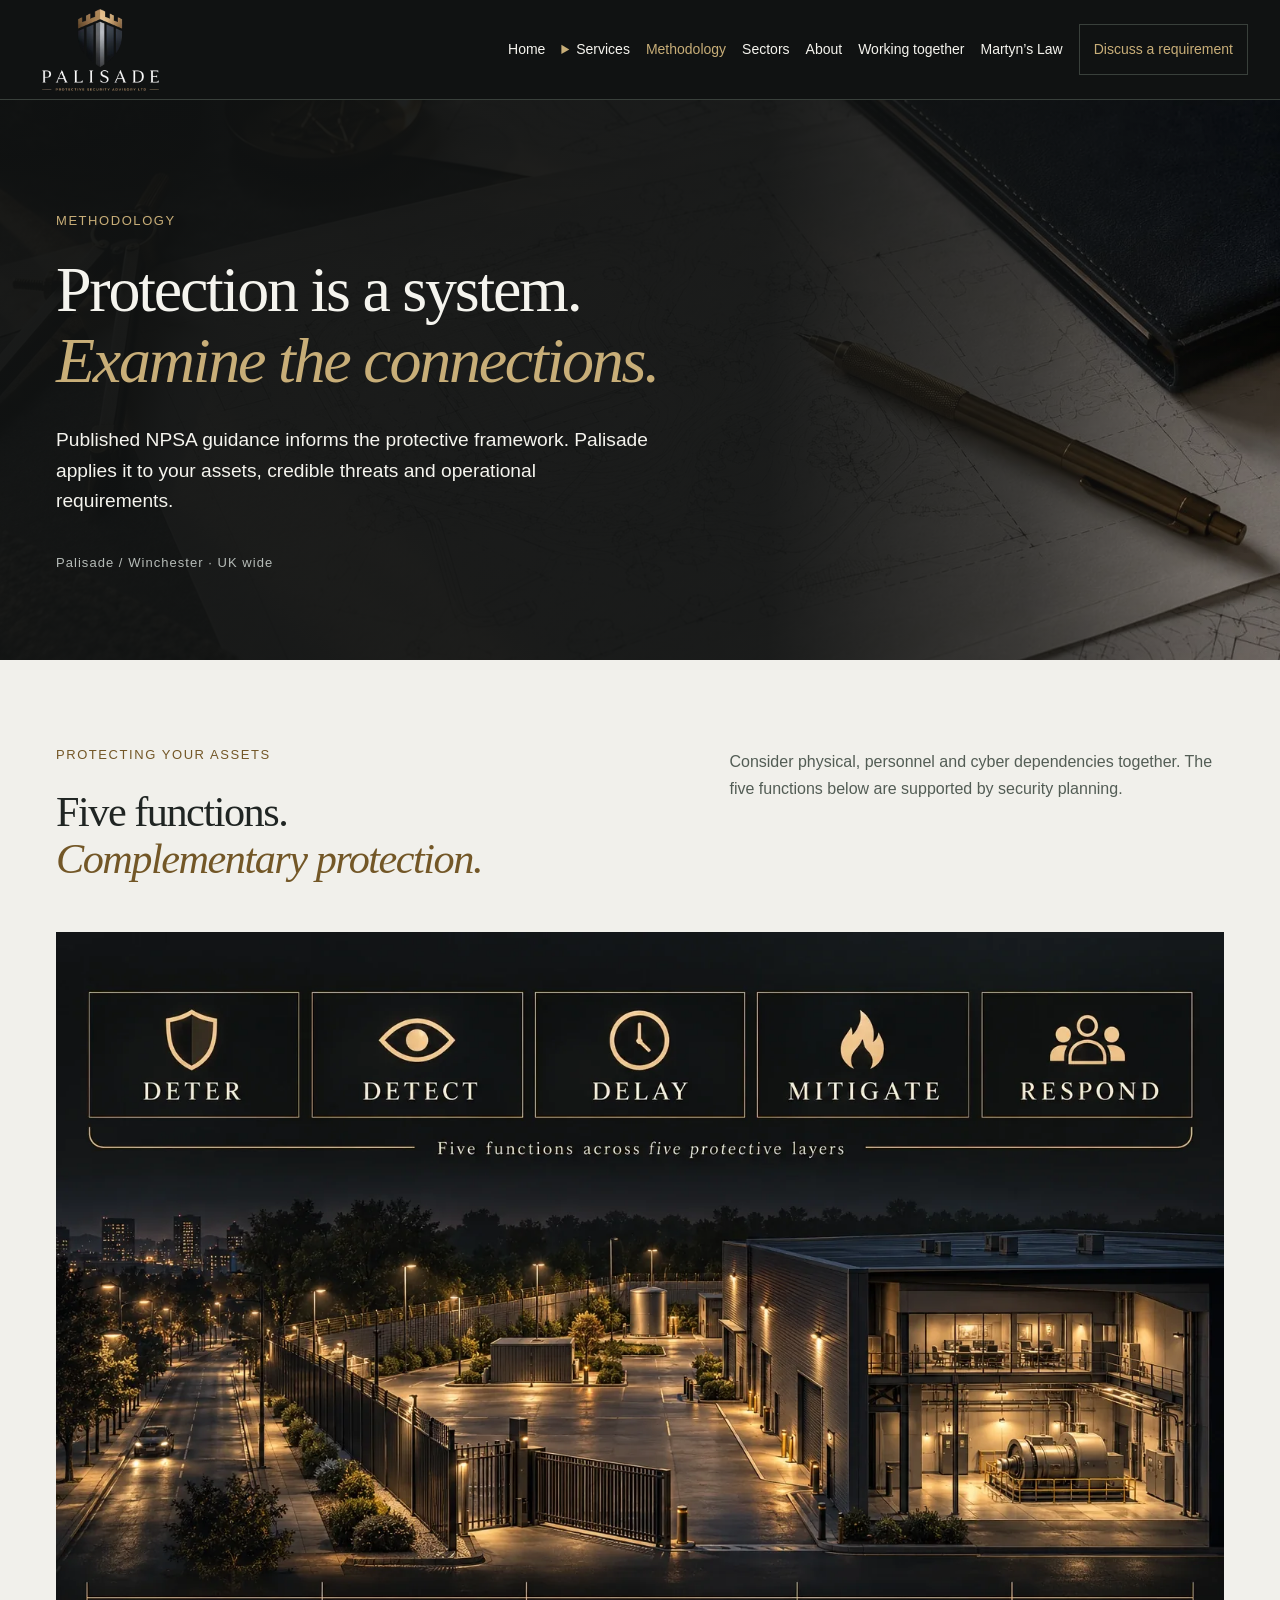
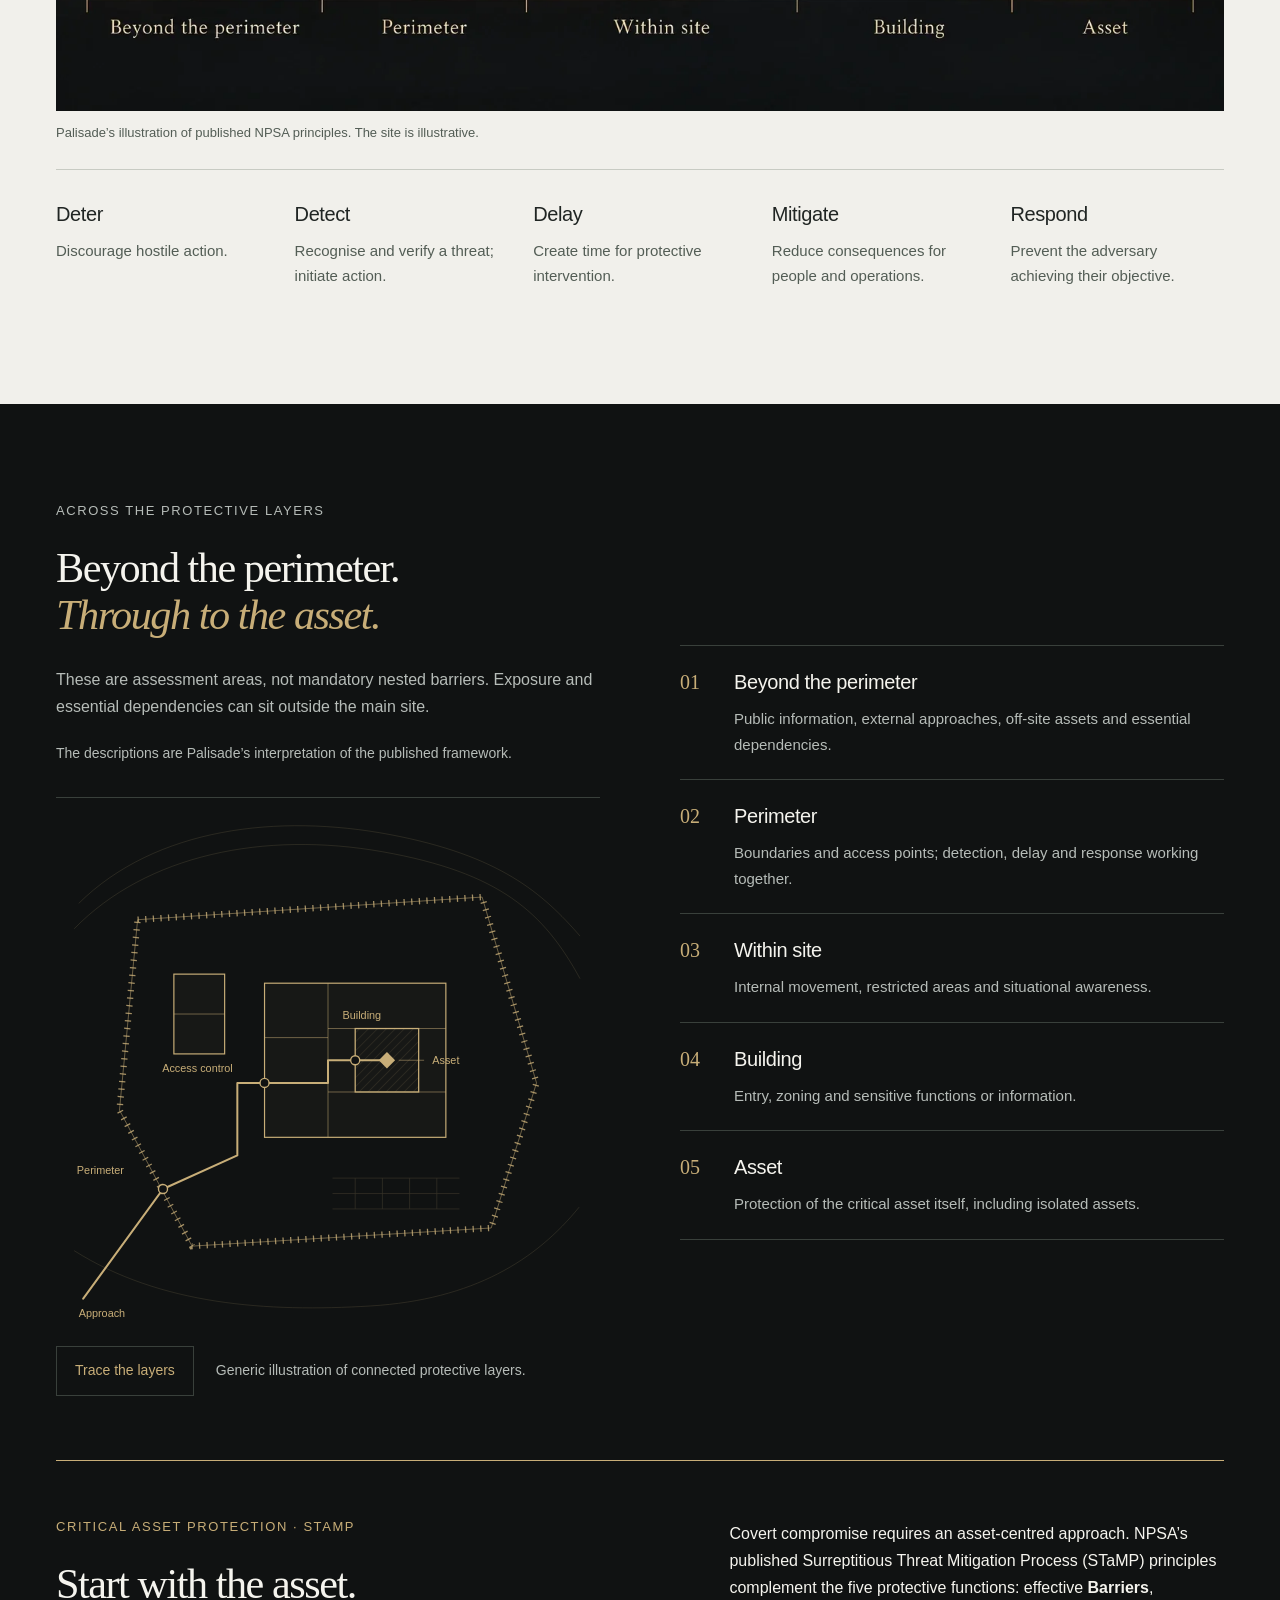
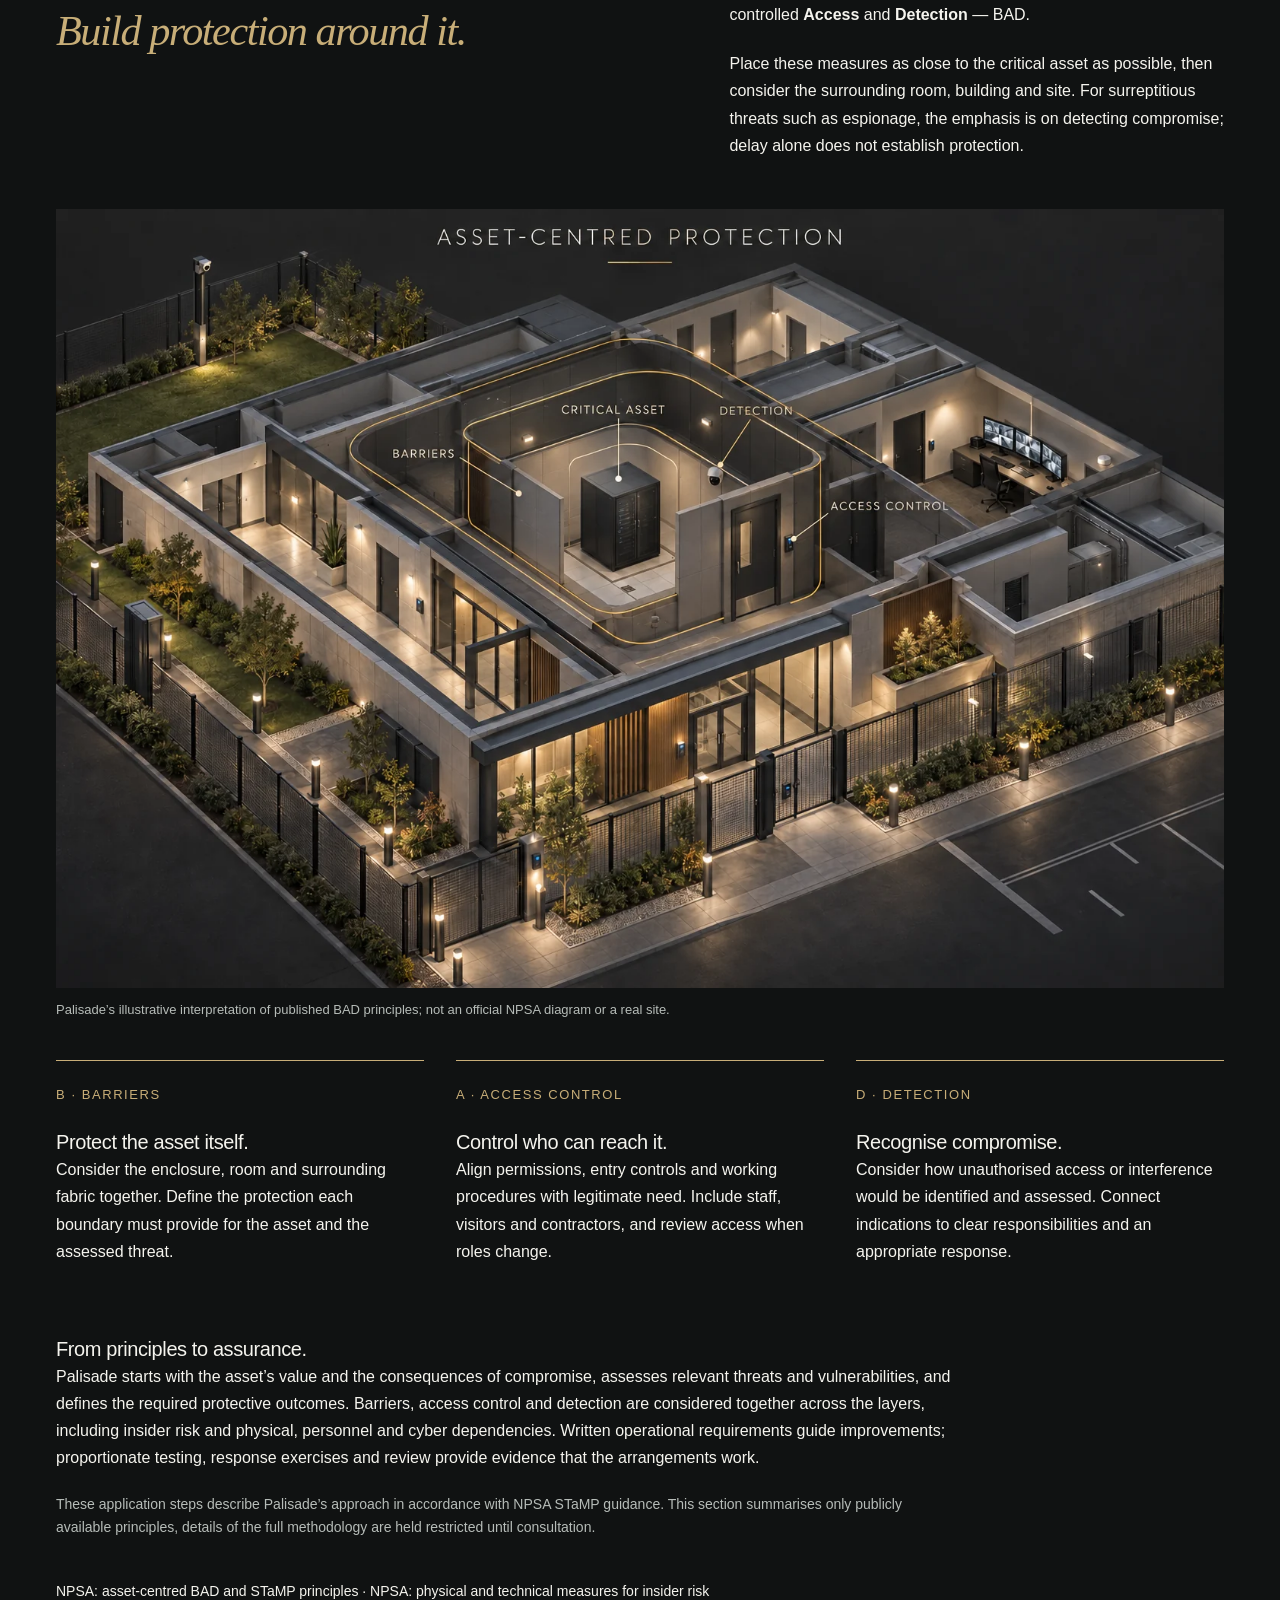
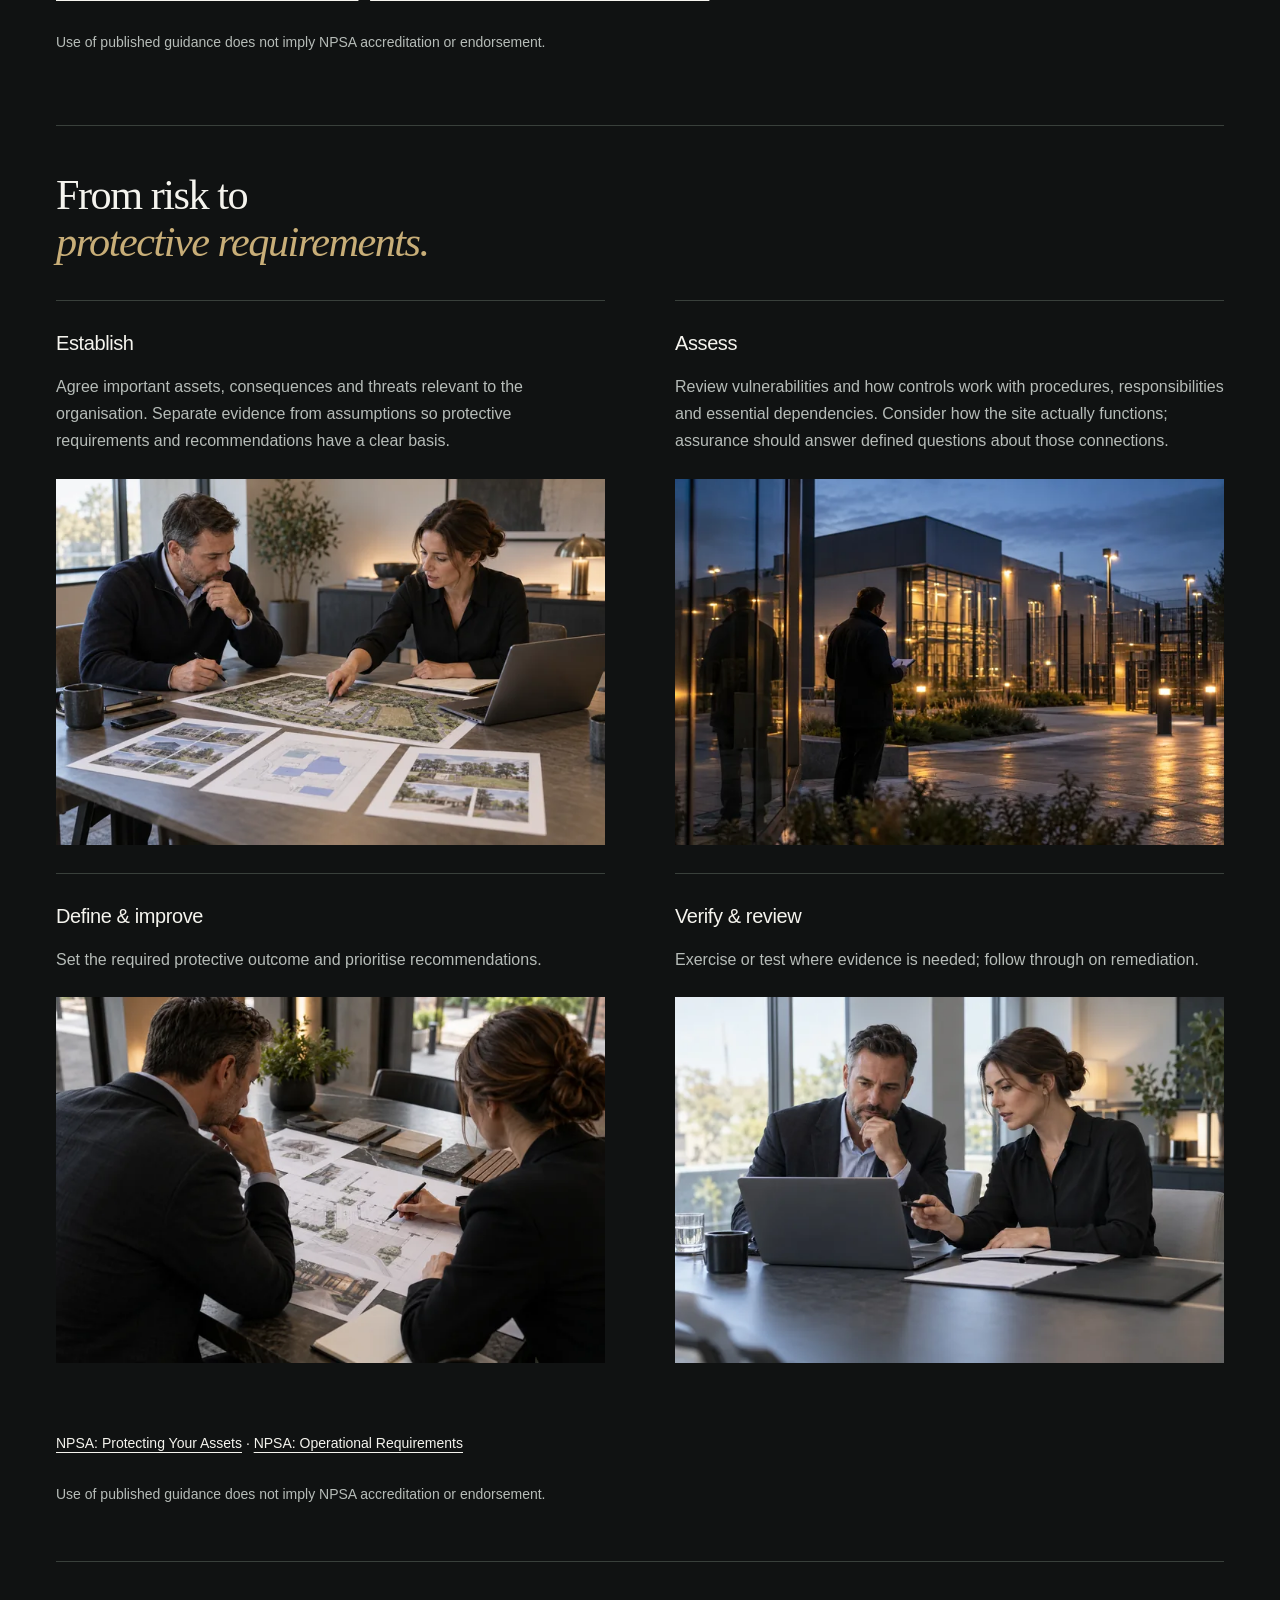
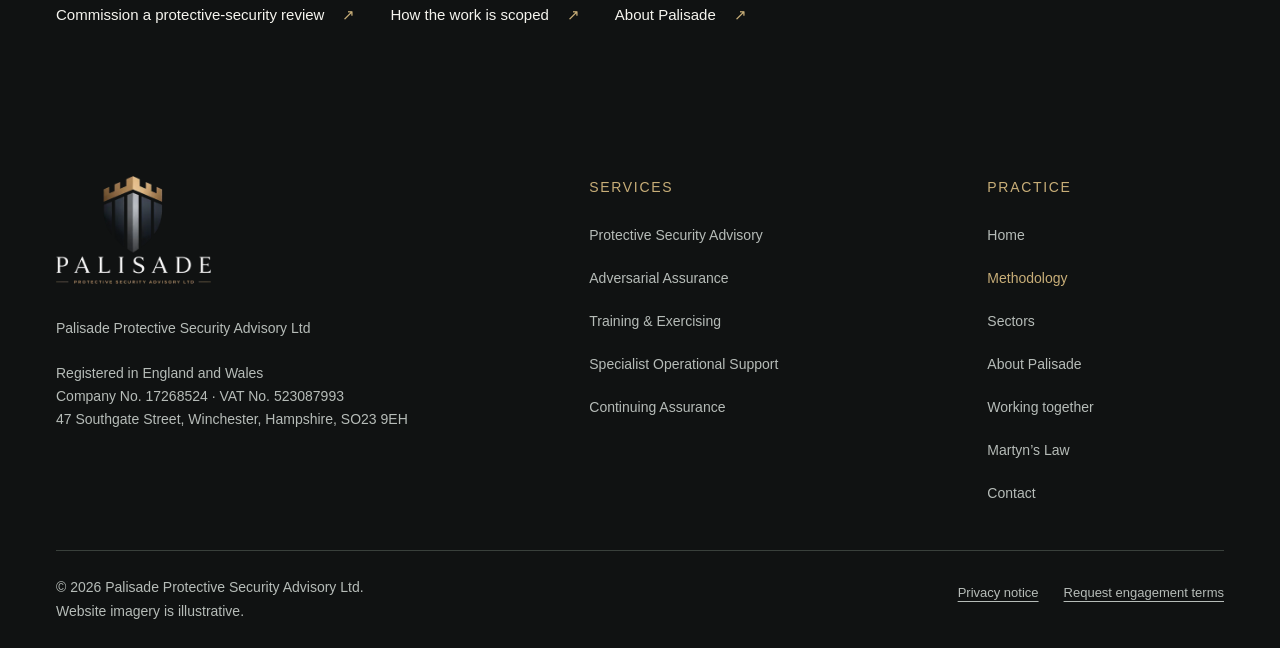
<file: methodology.html>
<!DOCTYPE html>

<html lang="en-GB"><head><meta charset="utf-8"/><meta content="width=device-width, initial-scale=1" name="viewport"/><meta content="#101212" name="theme-color"/>
<title>NPSA-Informed Protective-Security Methodology | Palisade</title><meta content="Threat-led assessment using published NPSA protective principles, protective layers and operational requirements, followed by proportionate assurance." name="description"/><link href="https://palisadeprotectivesecurity.co.uk/methodology.html" rel="canonical"/><link href="assets/favicon.png" rel="icon" type="image/png"/><link href="assets/favicon.png" rel="apple-touch-icon"/><meta content="website" property="og:type"/><meta content="NPSA-Informed Protective-Security Methodology | Palisade" property="og:title"/><meta content="Threat-led assessment using published NPSA protective principles, protective layers and operational requirements, followed by proportionate assurance." property="og:description"/><meta content="https://palisadeprotectivesecurity.co.uk/methodology.html" property="og:url"/><meta content="https://palisadeprotectivesecurity.co.uk/assets/social-preview.png" property="og:image"/><meta content="Palisade Protective Security Advisory Ltd" property="og:image:alt"/><meta content="1200" property="og:image:width"/><meta content="630" property="og:image:height"/><meta content="summary_large_image" name="twitter:card"/><link href="styles.css" rel="stylesheet"/><script defer="" src="site.js"></script><script type="application/ld+json">[{"@context": "https://schema.org", "@type": "Organization", "name": "Palisade Protective Security Advisory Ltd", "url": "https://palisadeprotectivesecurity.co.uk/", "logo": "https://palisadeprotectivesecurity.co.uk/assets/logo.webp", "email": "info@palisadeprotectivesecurity.co.uk", "identifier": "17268524", "address": {"@type": "PostalAddress", "streetAddress": "47 Southgate Street", "addressLocality": "Winchester", "addressRegion": "Hampshire", "postalCode": "SO23 9EH", "addressCountry": "GB"}}, {"@context": "https://schema.org", "@type": "WebPage", "name": "NPSA-Informed Protective-Security Methodology", "url": "https://palisadeprotectivesecurity.co.uk/methodology.html", "description": "Threat-led assessment using published NPSA protective principles, protective layers and operational requirements, followed by proportionate assurance."}]</script></head><body>
<a class="skip" href="#main">Skip to content</a><header class="header"><a aria-label="Palisade home" class="brand" href="index.html"><img alt="Palisade Protective Security Advisory Ltd" height="252" src="assets/logo.webp" width="360"/></a><nav aria-label="Main navigation" class="desktop-nav"><a href="index.html">Home</a><details class="services-menu"><summary>Services</summary><nav aria-label="Services"><a href="advisory.html">Protective Security Advisory</a><a href="physical-penetration-testing.html">Adversarial Assurance<span>Physical penetration testing</span></a><a href="training-exercising.html">Training &amp; Exercising</a><a href="specialist-support.html">Specialist Operational Support</a><a href="continuing-assurance.html">Continuing Assurance</a></nav></details><a aria-current="page" href="methodology.html">Methodology</a><a href="sectors.html">Sectors</a><a href="about.html">About</a><a href="engagement.html">Working together</a><a href="martyns-law.html">Martyn’s Law</a><a class="nav-contact" href="contact.html">Discuss a requirement</a></nav><details class="mobile-nav"><summary>Menu</summary><nav aria-label="Mobile navigation"><a href="index.html">Home</a><a href="advisory.html">Protective Security Advisory</a><a href="physical-penetration-testing.html">Adversarial Assurance<span>Physical penetration testing</span></a><a href="training-exercising.html">Training &amp; Exercising</a><a href="specialist-support.html">Specialist Operational Support</a><a href="continuing-assurance.html">Continuing Assurance</a><a aria-current="page" href="methodology.html">Methodology</a><a href="sectors.html">Sectors</a><a href="about.html">About</a><a href="engagement.html">Working together</a><a href="martyns-law.html">Martyn’s Law</a><a href="contact.html">Contact</a></nav></details></header>
<main id="main" tabindex="-1"><section aria-labelledby="page-title" class="page-hero"><div class="hero-photo"><img alt="Site plans, a pen and dividers on a desk" fetchpriority="high" height="1024" sizes="100vw" src="assets/planning-1536.webp" srcset="assets/planning-720.webp 720w, assets/planning-1536.webp 1536w" width="1536"/></div><div class="hero-shade"></div><div class="wrap hero-copy"><p class="eyebrow">Methodology</p><h1 id="page-title">Protection is a system.<br/><em>Examine the connections.</em></h1><p class="hero-intro">Published NPSA guidance informs the protective framework. Palisade applies it to your assets, credible threats and operational requirements.</p><p class="hero-location">Palisade / Winchester · UK wide</p></div></section><section class="content light"><div class="wrap"><div class="intro-grid"><div><p class="eyebrow">Protecting Your Assets</p><h2>Five functions.<br><em>Complementary protection.</em></br></h2></div><div><p>Consider physical, personnel and cyber dependencies together. The five functions below are supported by security planning.</p></div></div><figure class="framework-image"><img alt="Palisade illustration of five protective functions across a generic site and its surroundings" height="1024" loading="lazy" sizes="100vw" src="assets/protective-framework-1536.webp" srcset="assets/protective-framework-720.webp 720w, assets/protective-framework-1536.webp 1536w" width="1536"><figcaption>Palisade’s illustration of published NPSA principles. The site is illustrative.</figcaption></img></figure><ul class="functions"><li><h3>Deter</h3><p>Discourage hostile action.</p></li><li><h3>Detect</h3><p>Recognise and verify a threat; initiate action.</p></li><li><h3>Delay</h3><p>Create time for protective intervention.</p></li><li><h3>Mitigate</h3><p>Reduce consequences for people and operations.</p></li><li><h3>Respond</h3><p>Prevent the adversary achieving their objective.</p></li></ul></div></section><section class="content"><div class="wrap"><div class="feature layer-feature"><div><p class="eyebrow">Across the protective layers</p><h2>Beyond the perimeter.<br/><em>Through to the asset.</em></h2><p>These are assessment areas, not mandatory nested barriers. Exposure and essential dependencies can sit outside the main site.</p><p class="small">The descriptions are Palisade’s interpretation of the published framework.</p><div class="blueprint-study"><svg aria-labelledby="blueprint-title blueprint-description" role="img" viewbox="0 0 600 560" xmlns="http://www.w3.org/2000/svg">
<title id="blueprint-title">Protective layers from the approach to the asset</title>
<desc id="blueprint-description">A generic site plan. A gold route connects the external approach, perimeter, access control, building and important asset. It illustrates how protective layers should be considered together; it is not a real site or a test plan.</desc>
<defs><pattern height="7" id="blueprint-hatch" patterntransform="rotate(45)" patternunits="userSpaceOnUse" width="7"><line opacity=".3" stroke="#c8ae78" stroke-width=".7" x1="0" x2="0" y1="0" y2="7"></line></pattern></defs>
<g class="bp-faint"><path d="M20 120C100 38 230 12 360 35s178 67 218 140M20 475c95 60 213 68 327 61s183-51 230-109M25 92C110 8 246-7 368 16s169 65 210 112"></path><path d="M305 395h140M305 412h140M305 429h140M330 395v34M360 395v34M390 395v34M420 395v34"></path></g>
<polygon class="bp-perimeter" points="90,110 470,85 530,290 480,450 150,470 70,320"></polygon>
<polygon class="bp-line" points="90,110 470,85 530,290 480,450 150,470 70,320"></polygon>
<rect class="bp-wall" height="170" width="200" x="230" y="180"></rect>
<path class="bp-line" d="M300 180v170M300 230h130M300 300h130M230 240h70"></path>
<rect class="bp-wall" height="88" width="56" x="130" y="170"></rect><path class="bp-line" d="M130 214h56"></path>
<rect fill="url(#blueprint-hatch)" height="70" stroke="#c8ae78" stroke-width="1.4" width="70" x="330" y="230"></rect>
<path class="bp-route" d="M30 528L118 407L200 370V290H230H300V265H330H365" pathlength="1"></path>
<g class="bp-node"><circle cx="118" cy="407" r="5"></circle><circle cx="230" cy="290" r="5"></circle><circle cx="330" cy="265" r="5"></circle></g>
<path d="M365 256l9 9-9 9-9-9z" fill="#c8ae78"></path>
<g class="bp-label"><text x="25" y="548">Approach</text><text x="23" y="390">Perimeter</text><text text-anchor="end" x="195" y="278">Access control</text><text x="316" y="219">Building</text><text x="415" y="269">Asset</text></g>
<path class="bp-line" d="M378 265h28"></path>
<circle class="bp-marker" cx="0" cy="0" fill="#f5f4ee" r="5" stroke="#c8ae78" stroke-width="2" visibility="hidden"><animatemotion begin="indefinite" dur="4.2s" fill="freeze" path="M30 528L118 407L200 370V290H230H300V265H330H365"></animatemotion></circle>
</svg>
<div class="blueprint-controls"><button class="blueprint-trigger" hidden="" type="button">Trace the layers</button><p class="small muted">Generic illustration of connected protective layers.</p></div></div></div><ol class="layers"><li><span class="number">01</span><div><h3>Beyond the perimeter</h3><p>Public information, external approaches, off-site assets and essential dependencies.</p></div></li><li><span class="number">02</span><div><h3>Perimeter</h3><p>Boundaries and access points; detection, delay and response working together.</p></div></li><li><span class="number">03</span><div><h3>Within site</h3><p>Internal movement, restricted areas and situational awareness.</p></div></li><li><span class="number">04</span><div><h3>Building</h3><p>Entry, zoning and sensitive functions or information.</p></div></li><li><span class="number">05</span><div><h3>Asset</h3><p>Protection of the critical asset itself, including isolated assets.</p></div></li></ol></div><div class="stamp-section" role="region" aria-labelledby="stamp-title"><div class="intro-grid"><div><p class="eyebrow">Critical asset protection · STaMP</p><h2 id="stamp-title">Start with the asset.<br/><em>Build protection around it.</em></h2></div><div><p>Covert compromise requires an asset-centred approach. NPSA’s published Surreptitious Threat Mitigation Process (STaMP) principles complement the five protective functions: effective <strong>Barriers</strong>, controlled <strong>Access</strong> and <strong>Detection</strong> — BAD.</p><p>Place these measures as close to the critical asset as possible, then consider the surrounding room, building and site. For surreptitious threats such as espionage, the emphasis is on detecting compromise; delay alone does not establish protection.</p></div></div><figure class="framework-image"><img src="assets/asset-protection-1536.webp" srcset="assets/asset-protection-720.webp 720w, assets/asset-protection-1536.webp 1536w" sizes="100vw" width="1536" height="1024" loading="lazy" alt="Illustrative cutaway of a fictional building with a critical asset inside a secure room, showing barriers, access control and detection close to the asset."/><figcaption>Palisade’s illustrative interpretation of published BAD principles; not an official NPSA diagram or a real site.</figcaption></figure><div class="stamp-principles"><article><p class="eyebrow">B · Barriers</p><h3>Protect the asset itself.</h3><p>Consider the enclosure, room and surrounding fabric together. Define the protection each boundary must provide for the asset and the assessed threat.</p></article><article><p class="eyebrow">A · Access control</p><h3>Control who can reach it.</h3><p>Align permissions, entry controls and working procedures with legitimate need. Include staff, visitors and contractors, and review access when roles change.</p></article><article><p class="eyebrow">D · Detection</p><h3>Recognise compromise.</h3><p>Consider how unauthorised access or interference would be identified and assessed. Connect indications to clear responsibilities and an appropriate response.</p></article></div><div class="stamp-application"><h3>From principles to assurance.</h3><p>Palisade starts with the asset’s value and the consequences of compromise, assesses relevant threats and vulnerabilities, and defines the required protective outcomes. Barriers, access control and detection are considered together across the layers, including insider risk and physical, personnel and cyber dependencies. Written operational requirements guide improvements; proportionate testing, response exercises and review provide evidence that the arrangements work.</p><p class="small muted">These application steps describe Palisade’s approach in accordance with NPSA STaMP guidance. This section summarises only publicly available principles, details of the full methodology are held restricted until consultation.</p></div><p class="source"><a href="https://www.npsa.gov.uk/data-centre-physical-perimeter-and-building-risks-owners">NPSA: asset-centred BAD and STaMP principles</a> · <a href="https://www.npsa.gov.uk/specialised-guidance/insider-risk-guidance/physical-technical-measures">NPSA: physical and technical measures for insider risk</a></p><p class="small muted">Use of published guidance does not imply NPSA accreditation or endorsement.</p></div><div class="method-steps"><h2>From risk to<br/><em>protective requirements.</em></h2><div class="card-grid"><article><h3>Establish</h3><p>Agree important assets, consequences and threats relevant to the organisation. Separate evidence from assumptions so protective requirements and recommendations have a clear basis.</p><figure class="method-image"><img alt="Fictional advisers reviewing important assets, exposure and consequences during risk assessment" height="1024" loading="lazy" sizes="(max-width: 780px) 100vw, 50vw" src="assets/risk-workshop-1536.webp" srcset="assets/risk-workshop-720.webp 720w, assets/risk-workshop-1536.webp 1536w" width="1536"/></figure></article><article><h3>Assess</h3><p>Review vulnerabilities and how controls work with procedures, responsibilities and essential dependencies. Consider how the site actually functions; assurance should answer defined questions about those connections.</p><figure class="method-image"><img alt="An assessor reviewing a facility entrance and perimeter at dusk" height="1024" loading="lazy" sizes="(max-width: 780px) 100vw, 50vw" src="assets/facility-assessment-1536.webp" srcset="assets/facility-assessment-720.webp 720w, assets/facility-assessment-1536.webp 1536w" width="1536"/></figure></article><article><h3>Define &amp; improve</h3><p>Set the required protective outcome and prioritise recommendations.</p><figure class="method-image"><img alt="Fictional adviser and architect defining protective requirements for a visitor entrance" height="1024" loading="lazy" sizes="(max-width: 780px) 100vw, 50vw" src="assets/requirements-design-1536.webp" srcset="assets/requirements-design-720.webp 720w, assets/requirements-design-1536.webp 1536w" width="1536"/></figure></article><article><h3>Verify &amp; review</h3><p>Exercise or test where evidence is needed; follow through on remediation.</p><figure class="method-image"><img alt="Fictional colleagues reviewing assurance findings and follow-up actions" height="1024" loading="lazy" sizes="(max-width: 780px) 100vw, 50vw" src="assets/requirements-followup-1536.webp" srcset="assets/requirements-followup-720.webp 720w, assets/requirements-followup-1536.webp 1536w" width="1536"/></figure></article></div></div><p class="source"><a href="https://www.npsa.gov.uk/threat-and-risk-management/protecting-your-assets">NPSA: Protecting Your Assets</a> · <a href="https://www.npsa.gov.uk/security-best-practices/protective-security-risk-management-psrm/operational-requirements">NPSA: Operational Requirements</a></p><p class="small muted">Use of published guidance does not imply NPSA accreditation or endorsement.</p><nav aria-label="Related pages" class="next-links"><a href="advisory.html">Commission a protective-security review<span aria-hidden="true">↗</span></a><a href="engagement.html">How the work is scoped<span aria-hidden="true">↗</span></a><a href="about.html">About Palisade<span aria-hidden="true">↗</span></a></nav></div></section></main><footer class="footer"><div class="wrap"><div class="footer-grid"><div><a aria-label="Palisade home" class="footer-brand" href="index.html"><img alt="Palisade Protective Security Advisory Ltd" height="252" loading="lazy" src="assets/logo.webp" width="360"/></a><p>Palisade Protective Security Advisory Ltd</p><p class="small">Registered in England and Wales<br/>Company No. 17268524 · VAT No. 523087993<br/>47 Southgate Street, Winchester, Hampshire, SO23 9EH</p></div><nav aria-label="Footer services"><p class="eyebrow">Services</p><a href="advisory.html">Protective Security Advisory</a><a href="physical-penetration-testing.html">Adversarial Assurance</a><a href="training-exercising.html">Training &amp; Exercising</a><a href="specialist-support.html">Specialist Operational Support</a><a href="continuing-assurance.html">Continuing Assurance</a></nav><nav aria-label="Footer practice"><p class="eyebrow">Practice</p><a href="index.html">Home</a><a aria-current="page" href="methodology.html">Methodology</a><a href="sectors.html">Sectors</a><a href="about.html">About Palisade</a><a href="engagement.html">Working together</a><a href="martyns-law.html">Martyn’s Law</a><a href="contact.html">Contact</a></nav></div><div class="footer-bottom"><p>© 2026 Palisade Protective Security Advisory Ltd.<br/>Website imagery is illustrative.</p><div><a href="privacy.html">Privacy notice</a><a href="mailto:info@palisadeprotectivesecurity.co.uk?subject=Engagement%20terms%20request">Request engagement terms</a></div></div></div></footer></body></html>
</file>
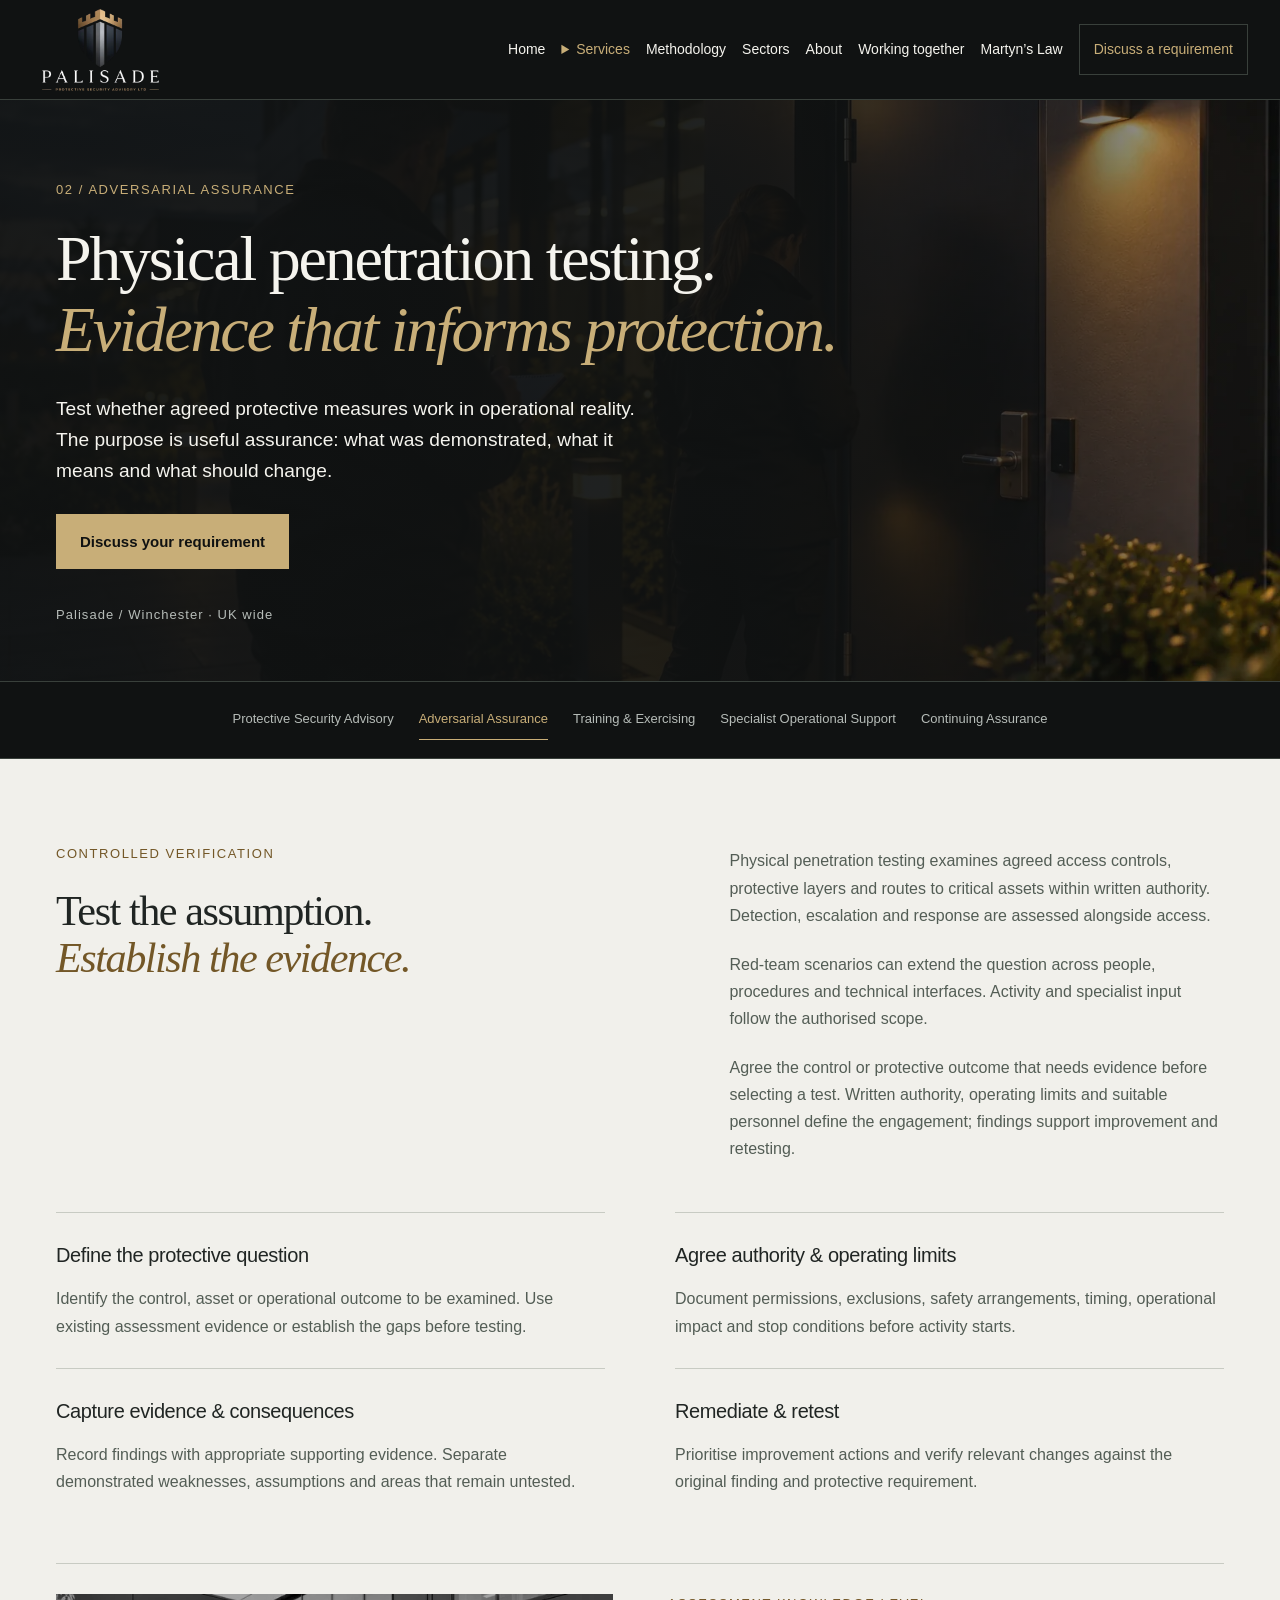
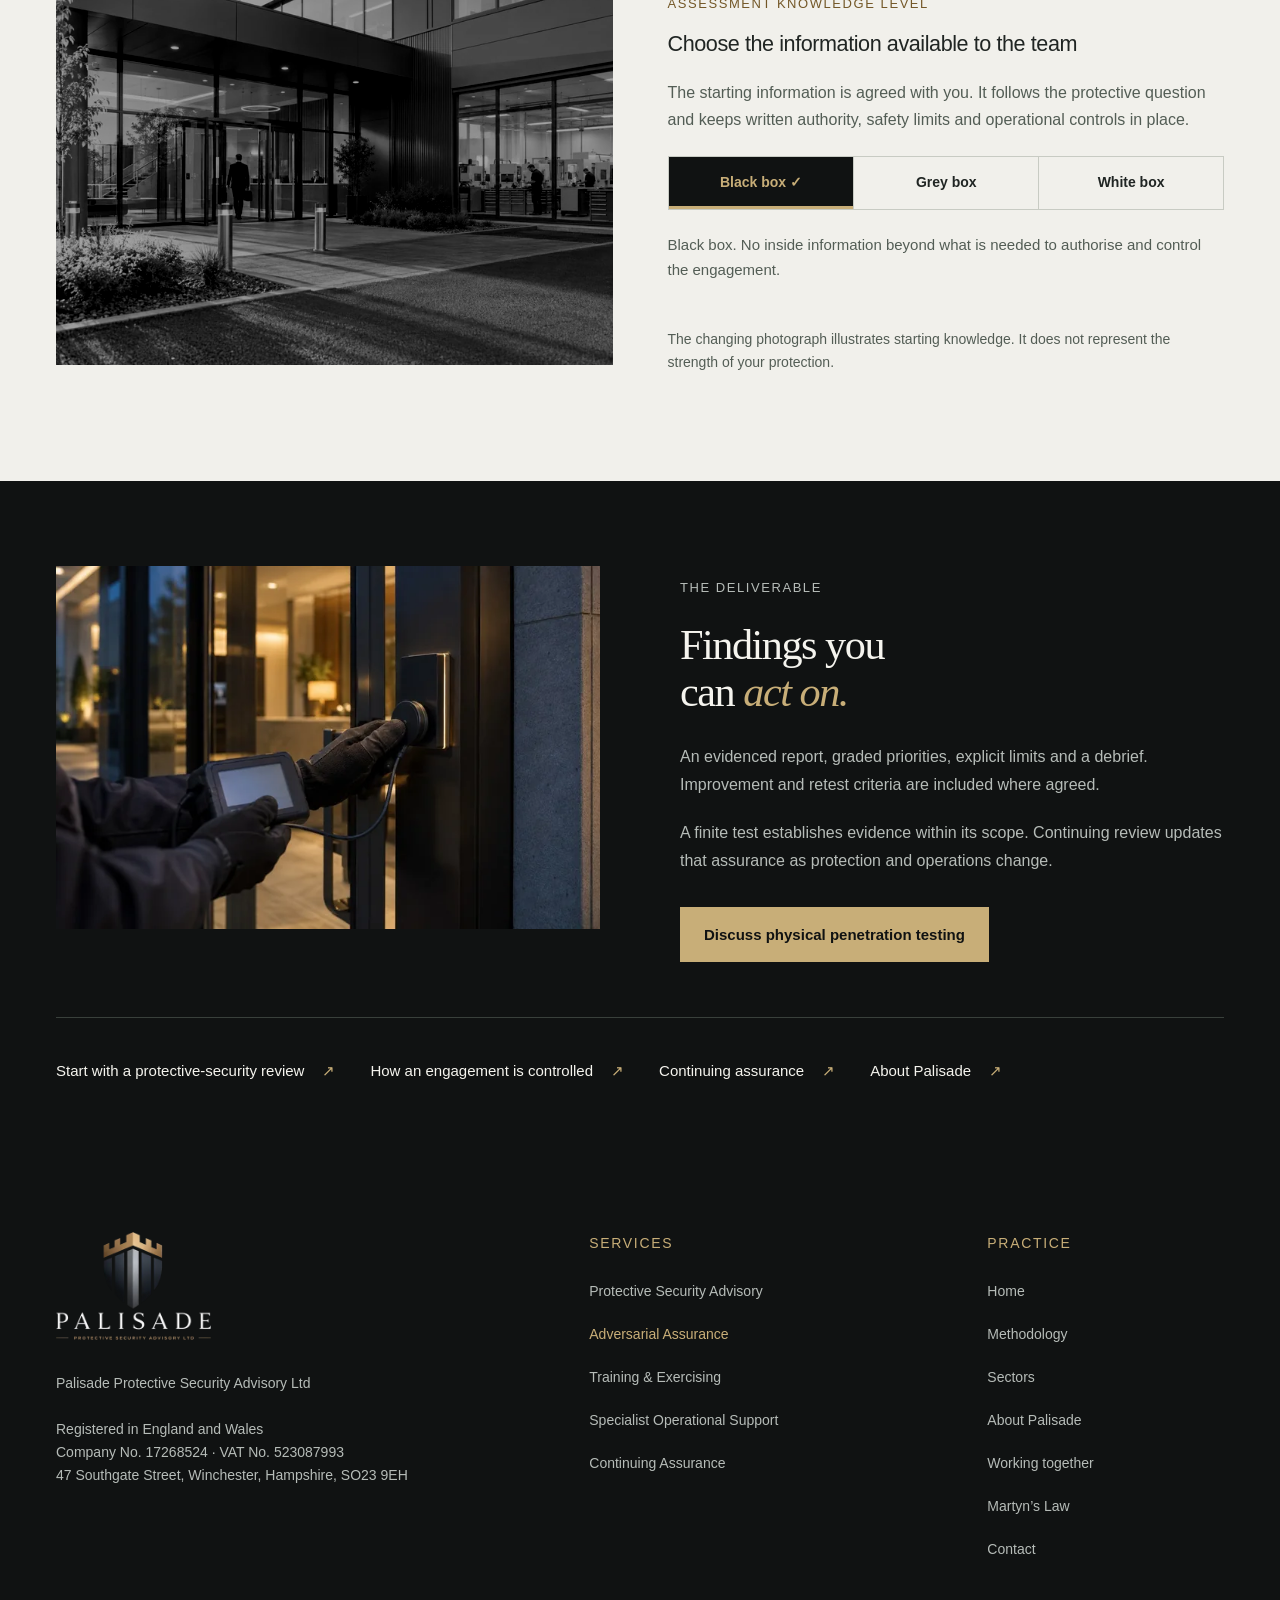
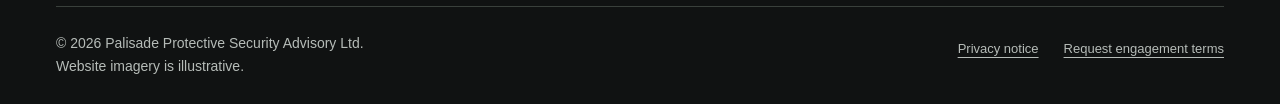
<file: physical-penetration-testing.html>
<!DOCTYPE html>

<html lang="en-GB"><head><meta charset="utf-8"/><meta content="width=device-width, initial-scale=1" name="viewport"/><meta content="#101212" name="theme-color"/>
<title>Physical Penetration Testing &amp; Adversarial Assurance | Palisade</title><meta content="Authorised physical penetration testing, controlled red-team scenarios and remediation verification for demanding protective-security environments." name="description"/><link href="https://palisadeprotectivesecurity.co.uk/physical-penetration-testing.html" rel="canonical"/><link href="assets/favicon.png" rel="icon" type="image/png"/><link href="assets/favicon.png" rel="apple-touch-icon"/><meta content="website" property="og:type"/><meta content="Physical Penetration Testing &amp; Adversarial Assurance | Palisade" property="og:title"/><meta content="Authorised physical penetration testing, controlled red-team scenarios and remediation verification for demanding protective-security environments." property="og:description"/><meta content="https://palisadeprotectivesecurity.co.uk/physical-penetration-testing.html" property="og:url"/><meta content="https://palisadeprotectivesecurity.co.uk/assets/social-preview.png" property="og:image"/><meta content="Palisade Protective Security Advisory Ltd" property="og:image:alt"/><meta content="1200" property="og:image:width"/><meta content="630" property="og:image:height"/><meta content="summary_large_image" name="twitter:card"/><link href="styles.css" rel="stylesheet"/><script defer="" src="site.js"></script><script type="application/ld+json">[{"@context": "https://schema.org", "@type": "Organization", "name": "Palisade Protective Security Advisory Ltd", "url": "https://palisadeprotectivesecurity.co.uk/", "logo": "https://palisadeprotectivesecurity.co.uk/assets/logo.webp", "email": "info@palisadeprotectivesecurity.co.uk", "identifier": "17268524", "address": {"@type": "PostalAddress", "streetAddress": "47 Southgate Street", "addressLocality": "Winchester", "addressRegion": "Hampshire", "postalCode": "SO23 9EH", "addressCountry": "GB"}}, {"@context": "https://schema.org", "@type": "WebPage", "name": "Physical Penetration Testing & Adversarial Assurance", "url": "https://palisadeprotectivesecurity.co.uk/physical-penetration-testing.html", "description": "Authorised physical penetration testing, controlled red-team scenarios and remediation verification for demanding protective-security environments."}]</script></head><body>
<a class="skip" href="#main">Skip to content</a><header class="header"><a aria-label="Palisade home" class="brand" href="index.html"><img alt="Palisade Protective Security Advisory Ltd" height="252" src="assets/logo.webp" width="360"/></a><nav aria-label="Main navigation" class="desktop-nav"><a href="index.html">Home</a><details class="services-menu"><summary class="is-current">Services</summary><nav aria-label="Services"><a href="advisory.html">Protective Security Advisory</a><a aria-current="page" href="physical-penetration-testing.html">Adversarial Assurance<span>Physical penetration testing</span></a><a href="training-exercising.html">Training &amp; Exercising</a><a href="specialist-support.html">Specialist Operational Support</a><a href="continuing-assurance.html">Continuing Assurance</a></nav></details><a href="methodology.html">Methodology</a><a href="sectors.html">Sectors</a><a href="about.html">About</a><a href="engagement.html">Working together</a><a href="martyns-law.html">Martyn’s Law</a><a class="nav-contact" href="contact.html">Discuss a requirement</a></nav><details class="mobile-nav"><summary>Menu</summary><nav aria-label="Mobile navigation"><a href="index.html">Home</a><a href="advisory.html">Protective Security Advisory</a><a aria-current="page" href="physical-penetration-testing.html">Adversarial Assurance<span>Physical penetration testing</span></a><a href="training-exercising.html">Training &amp; Exercising</a><a href="specialist-support.html">Specialist Operational Support</a><a href="continuing-assurance.html">Continuing Assurance</a><a href="methodology.html">Methodology</a><a href="sectors.html">Sectors</a><a href="about.html">About</a><a href="engagement.html">Working together</a><a href="martyns-law.html">Martyn’s Law</a><a href="contact.html">Contact</a></nav></details></header>
<main id="main" tabindex="-1"><section aria-labelledby="page-title" class="page-hero"><div class="hero-photo"><img alt="Illustrative scene of an assessor and site representative reviewing a controlled access check" fetchpriority="high" height="1024" sizes="100vw" src="assets/controlled-test-1536.webp" srcset="assets/controlled-test-720.webp 720w, assets/controlled-test-1536.webp 1536w" width="1536"/></div><div class="hero-shade"></div><div class="wrap hero-copy"><p class="eyebrow">02 / Adversarial assurance</p><h1 id="page-title">Physical penetration testing.<br/><em>Evidence that informs protection.</em></h1><p class="hero-intro">Test whether agreed protective measures work in operational reality. The purpose is useful assurance: what was demonstrated, what it means and what should change.</p><a class="button" href="contact.html?service=Physical%20Penetration%20Testing%20/%20Adversarial%20Assurance#enquiry">Discuss your requirement</a><p class="hero-location">Palisade / Winchester · UK wide</p></div></section><nav aria-label="Service pages" class="service-nav"><a href="advisory.html">Protective Security Advisory</a><a aria-current="page" href="physical-penetration-testing.html">Adversarial Assurance</a><a href="training-exercising.html">Training &amp; Exercising</a><a href="specialist-support.html">Specialist Operational Support</a><a href="continuing-assurance.html">Continuing Assurance</a></nav><section class="content light"><div class="wrap"><div class="intro-grid"><div><p class="eyebrow">Controlled verification</p><h2>Test the assumption.<br/><em>Establish the evidence.</em></h2></div><div><p>Physical penetration testing examines agreed access controls, protective layers and routes to critical assets within written authority. Detection, escalation and response are assessed alongside access.</p><p>Red-team scenarios can extend the question across people, procedures and technical interfaces. Activity and specialist input follow the authorised scope.</p><p>Agree the control or protective outcome that needs evidence before selecting a test. Written authority, operating limits and suitable personnel define the engagement; findings support improvement and retesting.</p></div></div><div class="card-grid"><article><h3>Define the protective question</h3><p>Identify the control, asset or operational outcome to be examined. Use existing assessment evidence or establish the gaps before testing.</p></article><article><h3>Agree authority &amp; operating limits</h3><p>Document permissions, exclusions, safety arrangements, timing, operational impact and stop conditions before activity starts.</p></article><article><h3>Capture evidence &amp; consequences</h3><p>Record findings with appropriate supporting evidence. Separate demonstrated weaknesses, assumptions and areas that remain untested.</p></article><article><h3>Remediate &amp; retest</h3><p>Prioritise improvement actions and verify relevant changes against the original finding and protective requirement.</p></article></div><div class="knowledge box-knowledge"><figure class="box-figure" data-level="black"><img alt="A fictional precision-engineering contractor facility with a controlled visitor reception" height="1024" loading="lazy" sizes="(max-width: 780px) 100vw, 50vw" src="assets/defence-supply-facility-1536.webp" srcset="assets/defence-supply-facility-720.webp 720w, assets/defence-supply-facility-1536.webp 1536w" width="1536"/></figure><div class="box-copy"><p class="eyebrow">Assessment knowledge level</p><h3>Choose the information available to the team</h3><p>The starting information is agreed with you. It follows the protective question and keeps written authority, safety limits and operational controls in place.</p><div aria-label="Choose assessment knowledge level" class="boxswitch" hidden="" role="group"><button aria-controls="box-note" aria-pressed="true" data-explanation="No inside information beyond what is needed to authorise and control the engagement." data-level="black" type="button">Black box</button><button aria-controls="box-note" aria-pressed="false" data-explanation="Agreed partial information, selected to answer the assurance question." data-level="grey" type="button">Grey box</button><button aria-controls="box-note" aria-pressed="false" data-explanation="Full co-operation and relevant site information within the defined engagement." data-level="white" type="button">White box</button></div><p aria-live="polite" class="box-note" hidden="" id="box-note">Black box. No inside information beyond what is needed to authorise and control the engagement.</p><dl class="knowledge-fallback"><div><dt>Black box</dt><dd>No inside information beyond what is needed to authorise and control the engagement.</dd></div><div><dt>Grey box</dt><dd>Agreed partial information, selected to answer the assurance question.</dd></div><div><dt>White box</dt><dd>Full co-operation and relevant site information within the defined engagement.</dd></div></dl><p class="small">The changing photograph illustrates starting knowledge. It does not represent the strength of your protection.</p></div></div></div></section><section class="content"><div class="wrap"><div class="feature"><figure><img alt="Illustrative assessor holding a handheld test device near a building entrance proximity reader" height="1024" loading="lazy" sizes="(max-width: 780px) 100vw, 50vw" src="assets/rfid-assessment-1536.webp" srcset="assets/rfid-assessment-720.webp 720w, assets/rfid-assessment-1536.webp 1536w" width="1536"/></figure><div><p class="eyebrow">The deliverable</p><h2>Findings you<br/>can <em>act on.</em></h2><p>An evidenced report, graded priorities, explicit limits and a debrief. Improvement and retest criteria are included where agreed.</p><p>A finite test establishes evidence within its scope. Continuing review updates that assurance as protection and operations change.</p><a class="button" href="contact.html?service=Physical%20Penetration%20Testing%20/%20Adversarial%20Assurance#enquiry">Discuss physical penetration testing</a></div></div><nav aria-label="Related pages" class="next-links"><a href="advisory.html">Start with a protective-security review<span aria-hidden="true">↗</span></a><a href="engagement.html">How an engagement is controlled<span aria-hidden="true">↗</span></a><a href="continuing-assurance.html">Continuing assurance<span aria-hidden="true">↗</span></a><a href="about.html">About Palisade<span aria-hidden="true">↗</span></a></nav></div></section></main><footer class="footer"><div class="wrap"><div class="footer-grid"><div><a aria-label="Palisade home" class="footer-brand" href="index.html"><img alt="Palisade Protective Security Advisory Ltd" height="252" loading="lazy" src="assets/logo.webp" width="360"/></a><p>Palisade Protective Security Advisory Ltd</p><p class="small">Registered in England and Wales<br/>Company No. 17268524 · VAT No. 523087993<br/>47 Southgate Street, Winchester, Hampshire, SO23 9EH</p></div><nav aria-label="Footer services"><p class="eyebrow">Services</p><a href="advisory.html">Protective Security Advisory</a><a aria-current="page" href="physical-penetration-testing.html">Adversarial Assurance</a><a href="training-exercising.html">Training &amp; Exercising</a><a href="specialist-support.html">Specialist Operational Support</a><a href="continuing-assurance.html">Continuing Assurance</a></nav><nav aria-label="Footer practice"><p class="eyebrow">Practice</p><a href="index.html">Home</a><a href="methodology.html">Methodology</a><a href="sectors.html">Sectors</a><a href="about.html">About Palisade</a><a href="engagement.html">Working together</a><a href="martyns-law.html">Martyn’s Law</a><a href="contact.html">Contact</a></nav></div><div class="footer-bottom"><p>© 2026 Palisade Protective Security Advisory Ltd.<br/>Website imagery is illustrative.</p><div><a href="privacy.html">Privacy notice</a><a href="mailto:info@palisadeprotectivesecurity.co.uk?subject=Engagement%20terms%20request">Request engagement terms</a></div></div></div></footer></body></html>
</file>
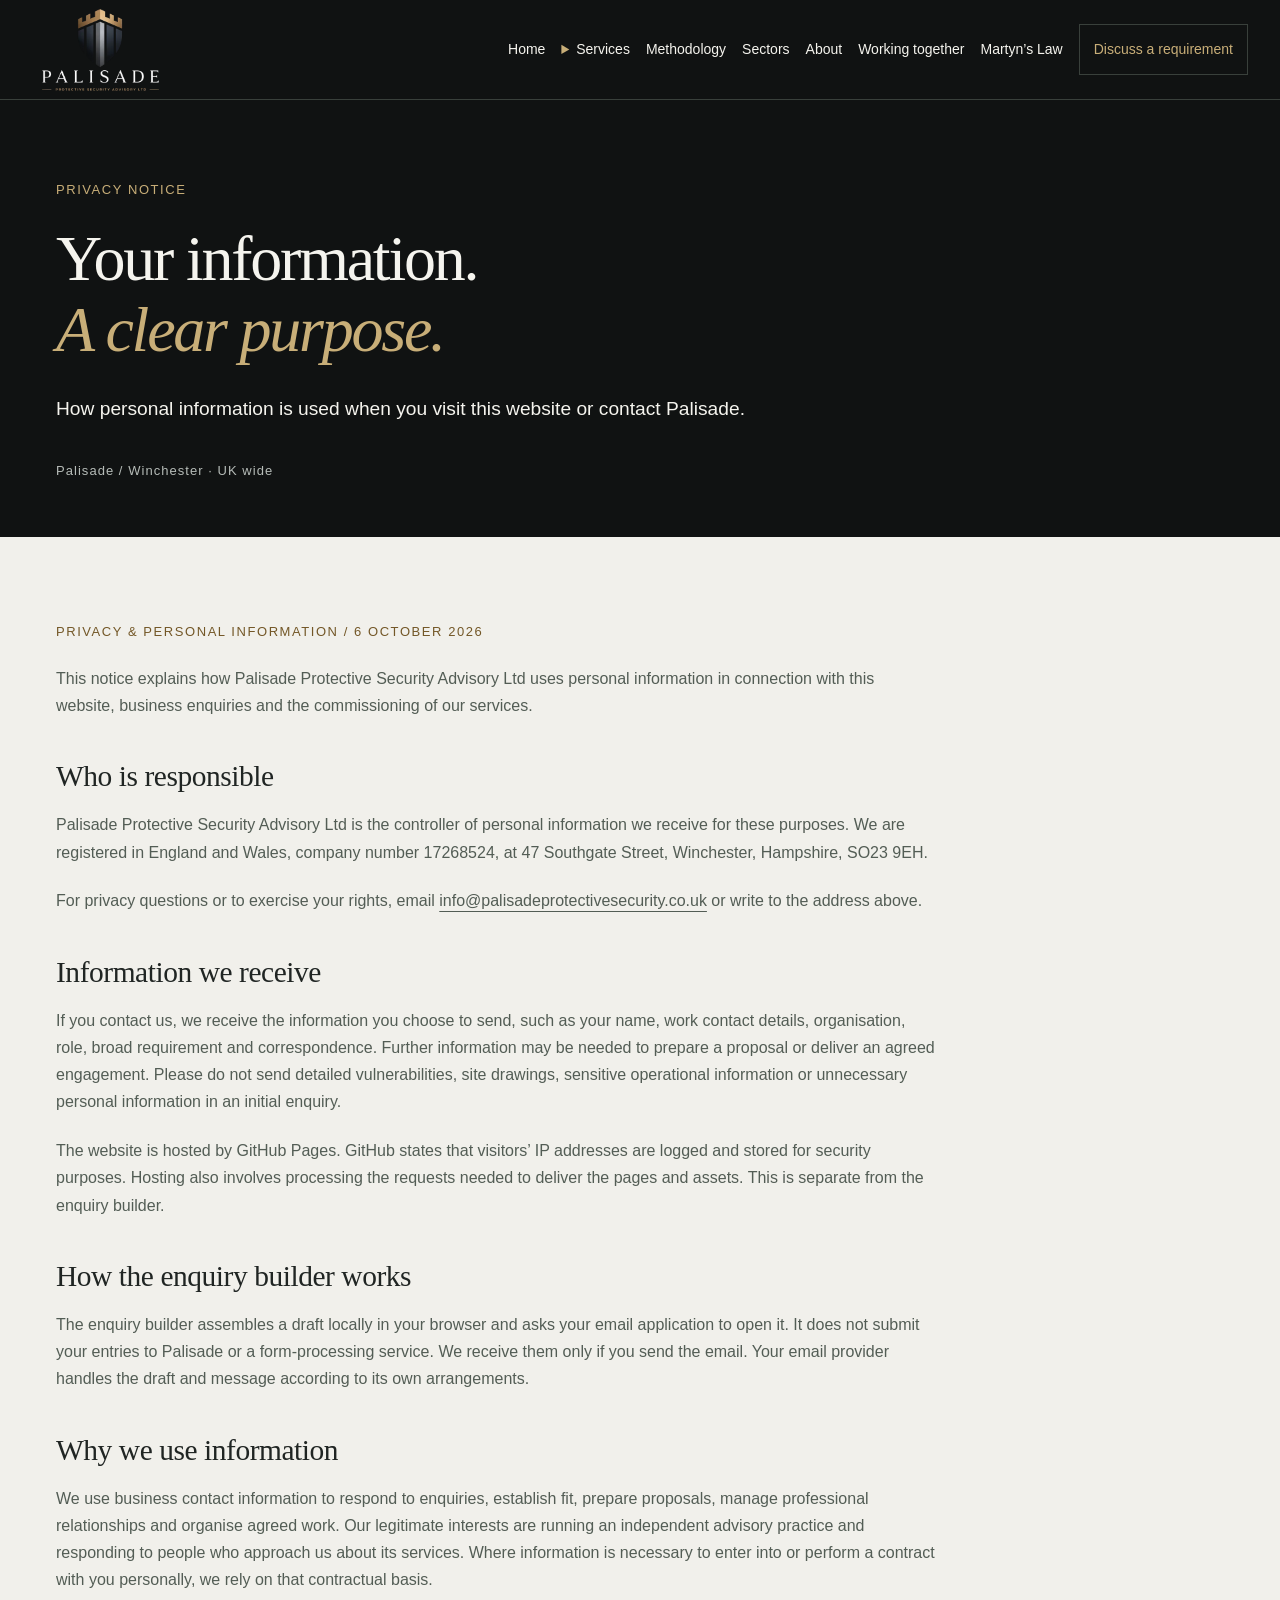
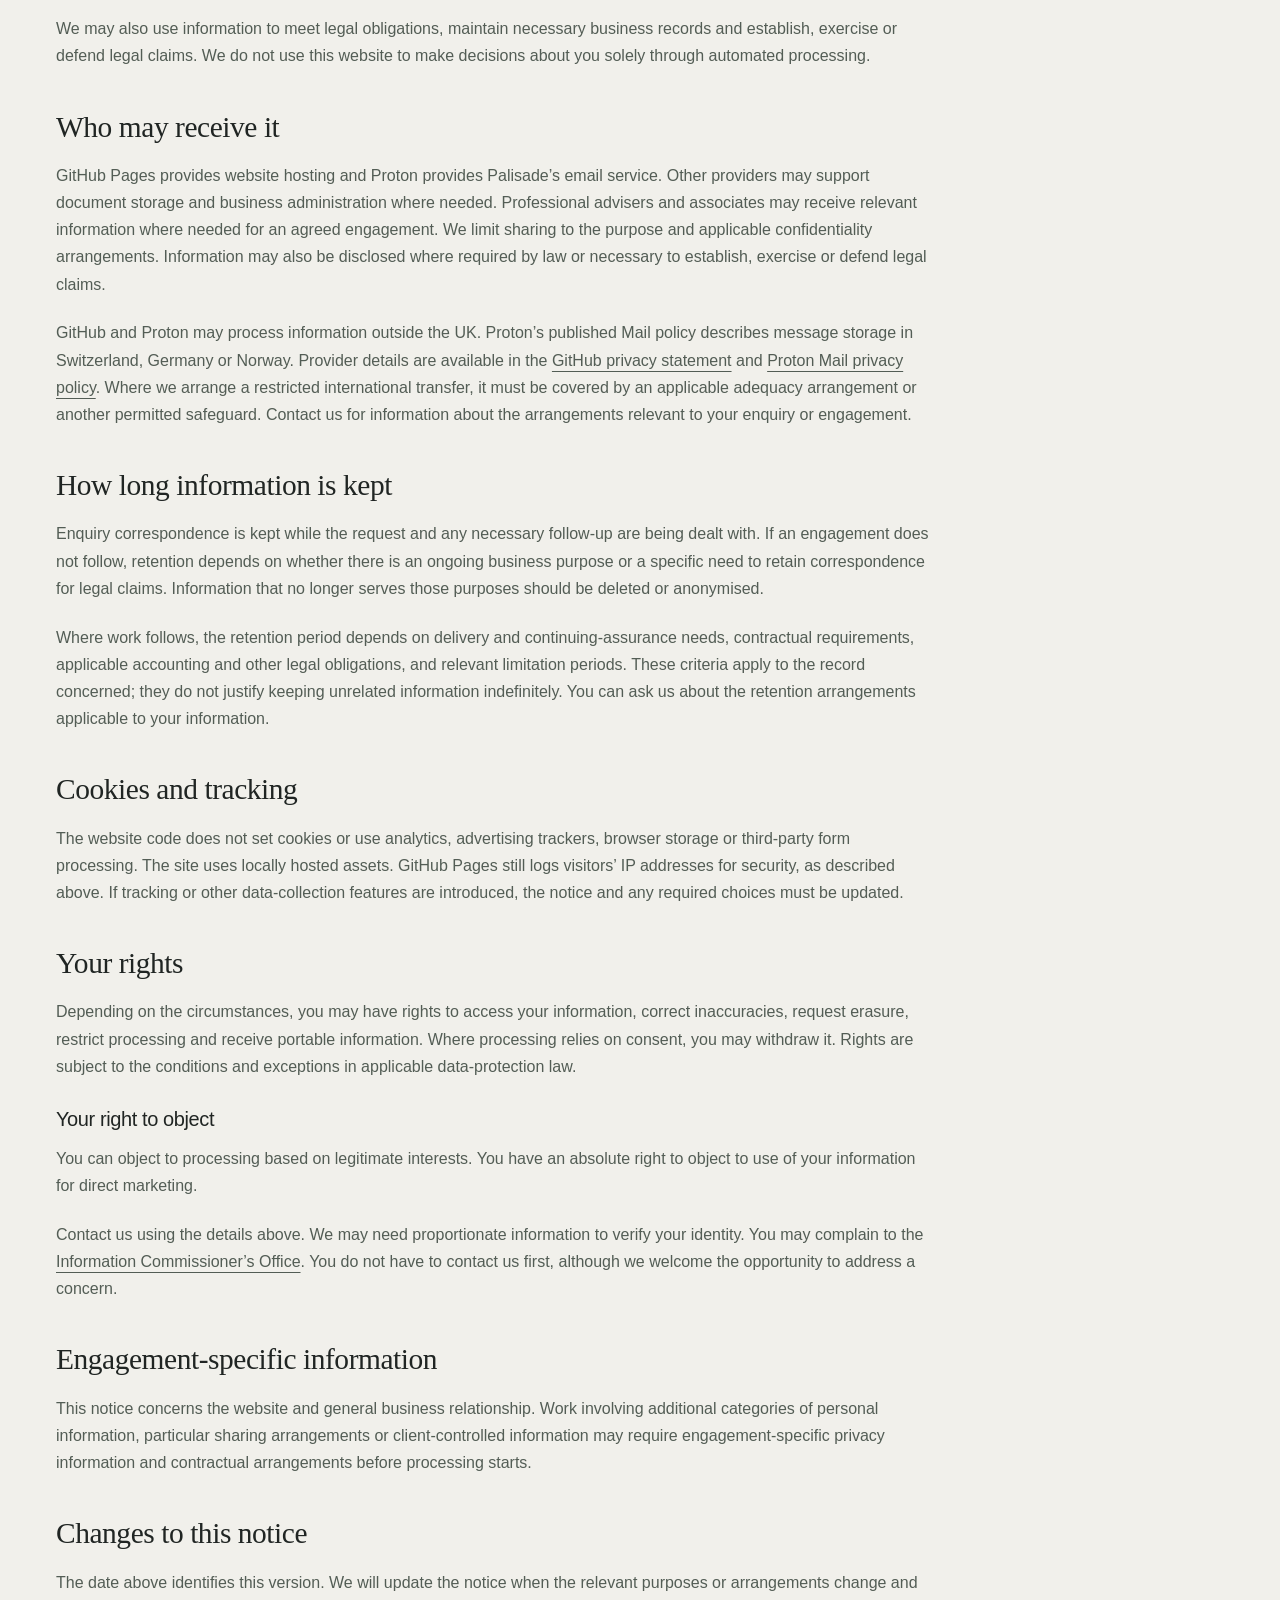
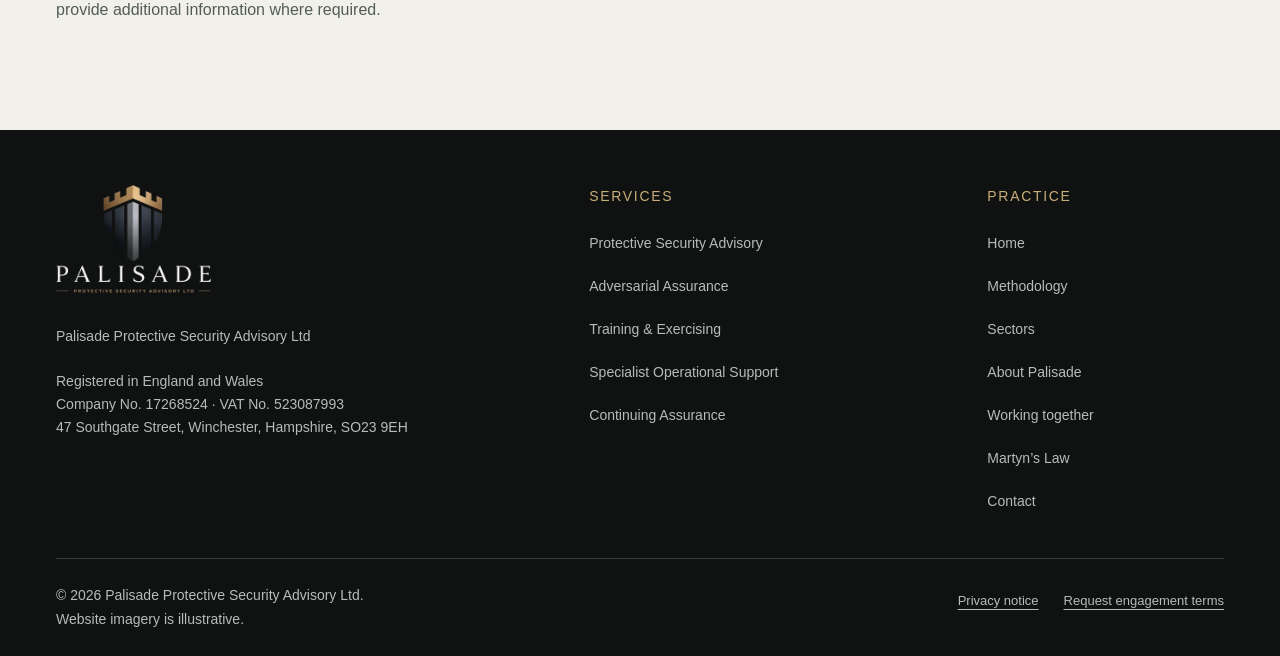
<file: privacy.html>
<!DOCTYPE html>

<html lang="en-GB"><head><meta charset="utf-8"/><meta content="width=device-width, initial-scale=1" name="viewport"/><meta content="#101212" name="theme-color"/>
<title>Privacy Notice | Palisade</title><meta content="How Palisade handles website visits, business enquiries and personal information, including purposes, retention criteria and individual rights." name="description"/><link href="https://palisadeprotectivesecurity.co.uk/privacy.html" rel="canonical"/><link href="assets/favicon.png" rel="icon" type="image/png"/><link href="assets/favicon.png" rel="apple-touch-icon"/><meta content="website" property="og:type"/><meta content="Privacy Notice | Palisade" property="og:title"/><meta content="How Palisade handles website visits, business enquiries and personal information, including purposes, retention criteria and individual rights." property="og:description"/><meta content="https://palisadeprotectivesecurity.co.uk/privacy.html" property="og:url"/><meta content="https://palisadeprotectivesecurity.co.uk/assets/social-preview.png" property="og:image"/><meta content="Palisade Protective Security Advisory Ltd" property="og:image:alt"/><meta content="1200" property="og:image:width"/><meta content="630" property="og:image:height"/><meta content="summary_large_image" name="twitter:card"/><link href="styles.css" rel="stylesheet"/><script defer="" src="site.js"></script><script type="application/ld+json">[{"@context": "https://schema.org", "@type": "Organization", "name": "Palisade Protective Security Advisory Ltd", "url": "https://palisadeprotectivesecurity.co.uk/", "logo": "https://palisadeprotectivesecurity.co.uk/assets/logo.webp", "email": "info@palisadeprotectivesecurity.co.uk", "identifier": "17268524", "address": {"@type": "PostalAddress", "streetAddress": "47 Southgate Street", "addressLocality": "Winchester", "addressRegion": "Hampshire", "postalCode": "SO23 9EH", "addressCountry": "GB"}}, {"@context": "https://schema.org", "@type": "WebPage", "name": "Privacy Notice", "url": "https://palisadeprotectivesecurity.co.uk/privacy.html", "description": "How Palisade handles website visits, business enquiries and personal information, including purposes, retention criteria and individual rights."}]</script></head><body>
<a class="skip" href="#main">Skip to content</a><header class="header"><a aria-label="Palisade home" class="brand" href="index.html"><img alt="Palisade Protective Security Advisory Ltd" height="252" src="assets/logo.webp" width="360"/></a><nav aria-label="Main navigation" class="desktop-nav"><a href="index.html">Home</a><details class="services-menu"><summary>Services</summary><nav aria-label="Services"><a href="advisory.html">Protective Security Advisory</a><a href="physical-penetration-testing.html">Adversarial Assurance<span>Physical penetration testing</span></a><a href="training-exercising.html">Training &amp; Exercising</a><a href="specialist-support.html">Specialist Operational Support</a><a href="continuing-assurance.html">Continuing Assurance</a></nav></details><a href="methodology.html">Methodology</a><a href="sectors.html">Sectors</a><a href="about.html">About</a><a href="engagement.html">Working together</a><a href="martyns-law.html">Martyn’s Law</a><a class="nav-contact" href="contact.html">Discuss a requirement</a></nav><details class="mobile-nav"><summary>Menu</summary><nav aria-label="Mobile navigation"><a href="index.html">Home</a><a href="advisory.html">Protective Security Advisory</a><a href="physical-penetration-testing.html">Adversarial Assurance<span>Physical penetration testing</span></a><a href="training-exercising.html">Training &amp; Exercising</a><a href="specialist-support.html">Specialist Operational Support</a><a href="continuing-assurance.html">Continuing Assurance</a><a href="methodology.html">Methodology</a><a href="sectors.html">Sectors</a><a href="about.html">About</a><a href="engagement.html">Working together</a><a href="martyns-law.html">Martyn’s Law</a><a href="contact.html">Contact</a></nav></details></header>
<main id="main" tabindex="-1"><section aria-labelledby="page-title" class="page-hero legal-hero"><div class="hero-photo"></div><div class="hero-shade"></div><div class="wrap hero-copy"><p class="eyebrow">Privacy notice</p><h1 id="page-title">Your information.<br/><em>A clear purpose.</em></h1><p class="hero-intro">How personal information is used when you visit this website or contact Palisade.</p><p class="hero-location">Palisade / Winchester · UK wide</p></div></section><section class="content light"><div class="wrap"><div class="legal-copy">
<p class="eyebrow">Privacy &amp; personal information / 6 October 2026</p>
<p>This notice explains how Palisade Protective Security Advisory Ltd uses personal information in connection with this website, business enquiries and the commissioning of our services.</p>
<h2>Who is responsible</h2>
<p>Palisade Protective Security Advisory Ltd is the controller of personal information we receive for these purposes. We are registered in England and Wales, company number 17268524, at 47 Southgate Street, Winchester, Hampshire, SO23 9EH.</p>
<p>For privacy questions or to exercise your rights, email <a href="mailto:info@palisadeprotectivesecurity.co.uk?subject=Privacy%20enquiry">info@palisadeprotectivesecurity.co.uk</a> or write to the address above.</p>
<h2>Information we receive</h2>
<p>If you contact us, we receive the information you choose to send, such as your name, work contact details, organisation, role, broad requirement and correspondence. Further information may be needed to prepare a proposal or deliver an agreed engagement. Please do not send detailed vulnerabilities, site drawings, sensitive operational information or unnecessary personal information in an initial enquiry.</p>
<p>The website is hosted by GitHub Pages. GitHub states that visitors’ IP addresses are logged and stored for security purposes. Hosting also involves processing the requests needed to deliver the pages and assets. This is separate from the enquiry builder.</p>
<h2>How the enquiry builder works</h2>
<p>The enquiry builder assembles a draft locally in your browser and asks your email application to open it. It does not submit your entries to Palisade or a form-processing service. We receive them only if you send the email. Your email provider handles the draft and message according to its own arrangements.</p>
<h2>Why we use information</h2>
<p>We use business contact information to respond to enquiries, establish fit, prepare proposals, manage professional relationships and organise agreed work. Our legitimate interests are running an independent advisory practice and responding to people who approach us about its services. Where information is necessary to enter into or perform a contract with you personally, we rely on that contractual basis.</p>
<p>We may also use information to meet legal obligations, maintain necessary business records and establish, exercise or defend legal claims. We do not use this website to make decisions about you solely through automated processing.</p>
<h2>Who may receive it</h2>
<p>GitHub Pages provides website hosting and Proton provides Palisade’s email service. Other providers may support document storage and business administration where needed. Professional advisers and associates may receive relevant information where needed for an agreed engagement. We limit sharing to the purpose and applicable confidentiality arrangements. Information may also be disclosed where required by law or necessary to establish, exercise or defend legal claims.</p>
<p>GitHub and Proton may process information outside the UK. Proton’s published Mail policy describes message storage in Switzerland, Germany or Norway. Provider details are available in the <a href="https://docs.github.com/en/site-policy/privacy-policies/github-general-privacy-statement">GitHub privacy statement</a> and <a href="https://proton.me/mail/privacy-policy">Proton Mail privacy policy</a>. Where we arrange a restricted international transfer, it must be covered by an applicable adequacy arrangement or another permitted safeguard. Contact us for information about the arrangements relevant to your enquiry or engagement.</p>
<h2>How long information is kept</h2>
<p>Enquiry correspondence is kept while the request and any necessary follow-up are being dealt with. If an engagement does not follow, retention depends on whether there is an ongoing business purpose or a specific need to retain correspondence for legal claims. Information that no longer serves those purposes should be deleted or anonymised.</p>
<p>Where work follows, the retention period depends on delivery and continuing-assurance needs, contractual requirements, applicable accounting and other legal obligations, and relevant limitation periods. These criteria apply to the record concerned; they do not justify keeping unrelated information indefinitely. You can ask us about the retention arrangements applicable to your information.</p>
<h2>Cookies and tracking</h2>
<p>The website code does not set cookies or use analytics, advertising trackers, browser storage or third-party form processing. The site uses locally hosted assets. GitHub Pages still logs visitors’ IP addresses for security, as described above. If tracking or other data-collection features are introduced, the notice and any required choices must be updated.</p>
<h2>Your rights</h2>
<p>Depending on the circumstances, you may have rights to access your information, correct inaccuracies, request erasure, restrict processing and receive portable information. Where processing relies on consent, you may withdraw it. Rights are subject to the conditions and exceptions in applicable data-protection law.</p>
<h3>Your right to object</h3><p>You can object to processing based on legitimate interests. You have an absolute right to object to use of your information for direct marketing.</p>
<p>Contact us using the details above. We may need proportionate information to verify your identity. You may complain to the <a href="https://ico.org.uk/make-a-complaint/">Information Commissioner’s Office</a>. You do not have to contact us first, although we welcome the opportunity to address a concern.</p>
<h2>Engagement-specific information</h2>
<p>This notice concerns the website and general business relationship. Work involving additional categories of personal information, particular sharing arrangements or client-controlled information may require engagement-specific privacy information and contractual arrangements before processing starts.</p>
<h2>Changes to this notice</h2>
<p>The date above identifies this version. We will update the notice when the relevant purposes or arrangements change and provide additional information where required.</p>
</div>
</div></section></main><footer class="footer"><div class="wrap"><div class="footer-grid"><div><a aria-label="Palisade home" class="footer-brand" href="index.html"><img alt="Palisade Protective Security Advisory Ltd" height="252" loading="lazy" src="assets/logo.webp" width="360"/></a><p>Palisade Protective Security Advisory Ltd</p><p class="small">Registered in England and Wales<br/>Company No. 17268524 · VAT No. 523087993<br/>47 Southgate Street, Winchester, Hampshire, SO23 9EH</p></div><nav aria-label="Footer services"><p class="eyebrow">Services</p><a href="advisory.html">Protective Security Advisory</a><a href="physical-penetration-testing.html">Adversarial Assurance</a><a href="training-exercising.html">Training &amp; Exercising</a><a href="specialist-support.html">Specialist Operational Support</a><a href="continuing-assurance.html">Continuing Assurance</a></nav><nav aria-label="Footer practice"><p class="eyebrow">Practice</p><a href="index.html">Home</a><a href="methodology.html">Methodology</a><a href="sectors.html">Sectors</a><a href="about.html">About Palisade</a><a href="engagement.html">Working together</a><a href="martyns-law.html">Martyn’s Law</a><a href="contact.html">Contact</a></nav></div><div class="footer-bottom"><p>© 2026 Palisade Protective Security Advisory Ltd.<br/>Website imagery is illustrative.</p><div><a aria-current="page" href="privacy.html">Privacy notice</a><a href="mailto:info@palisadeprotectivesecurity.co.uk?subject=Engagement%20terms%20request">Request engagement terms</a></div></div></div></footer></body></html>
</file>
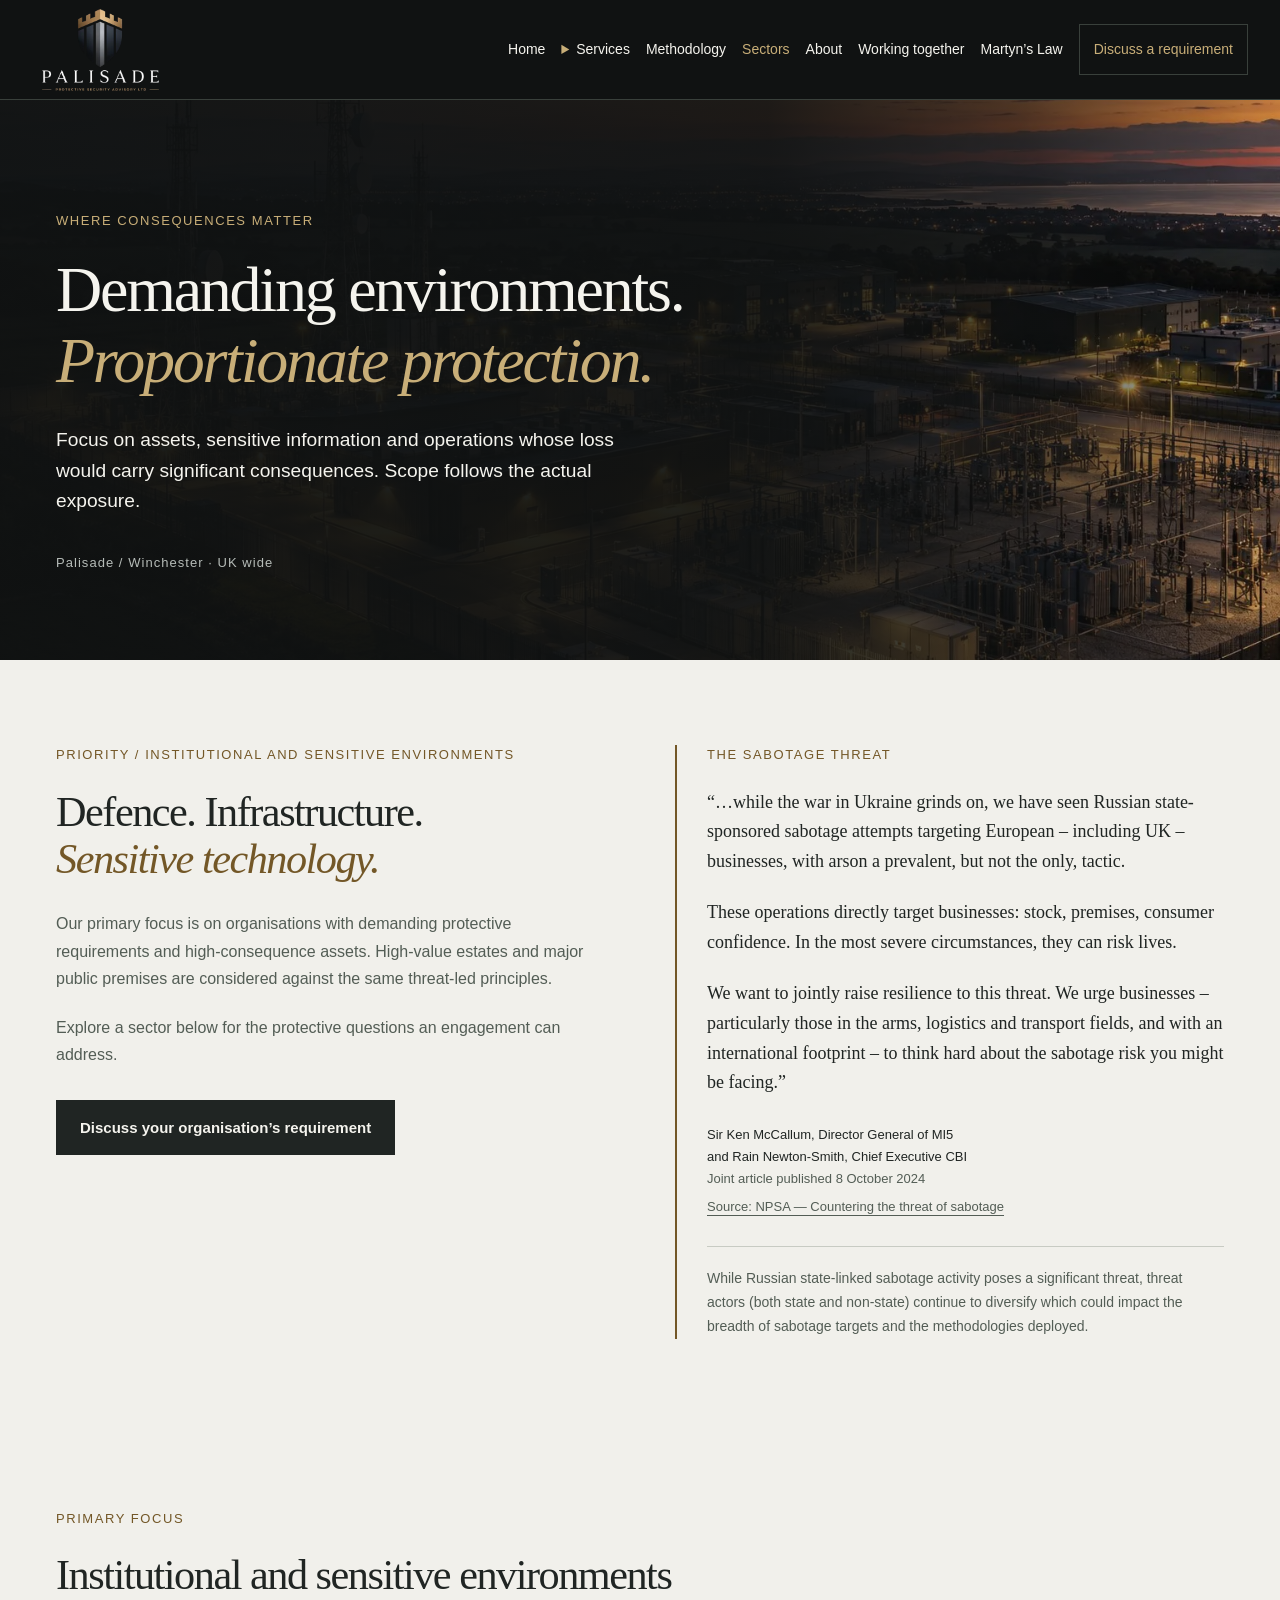
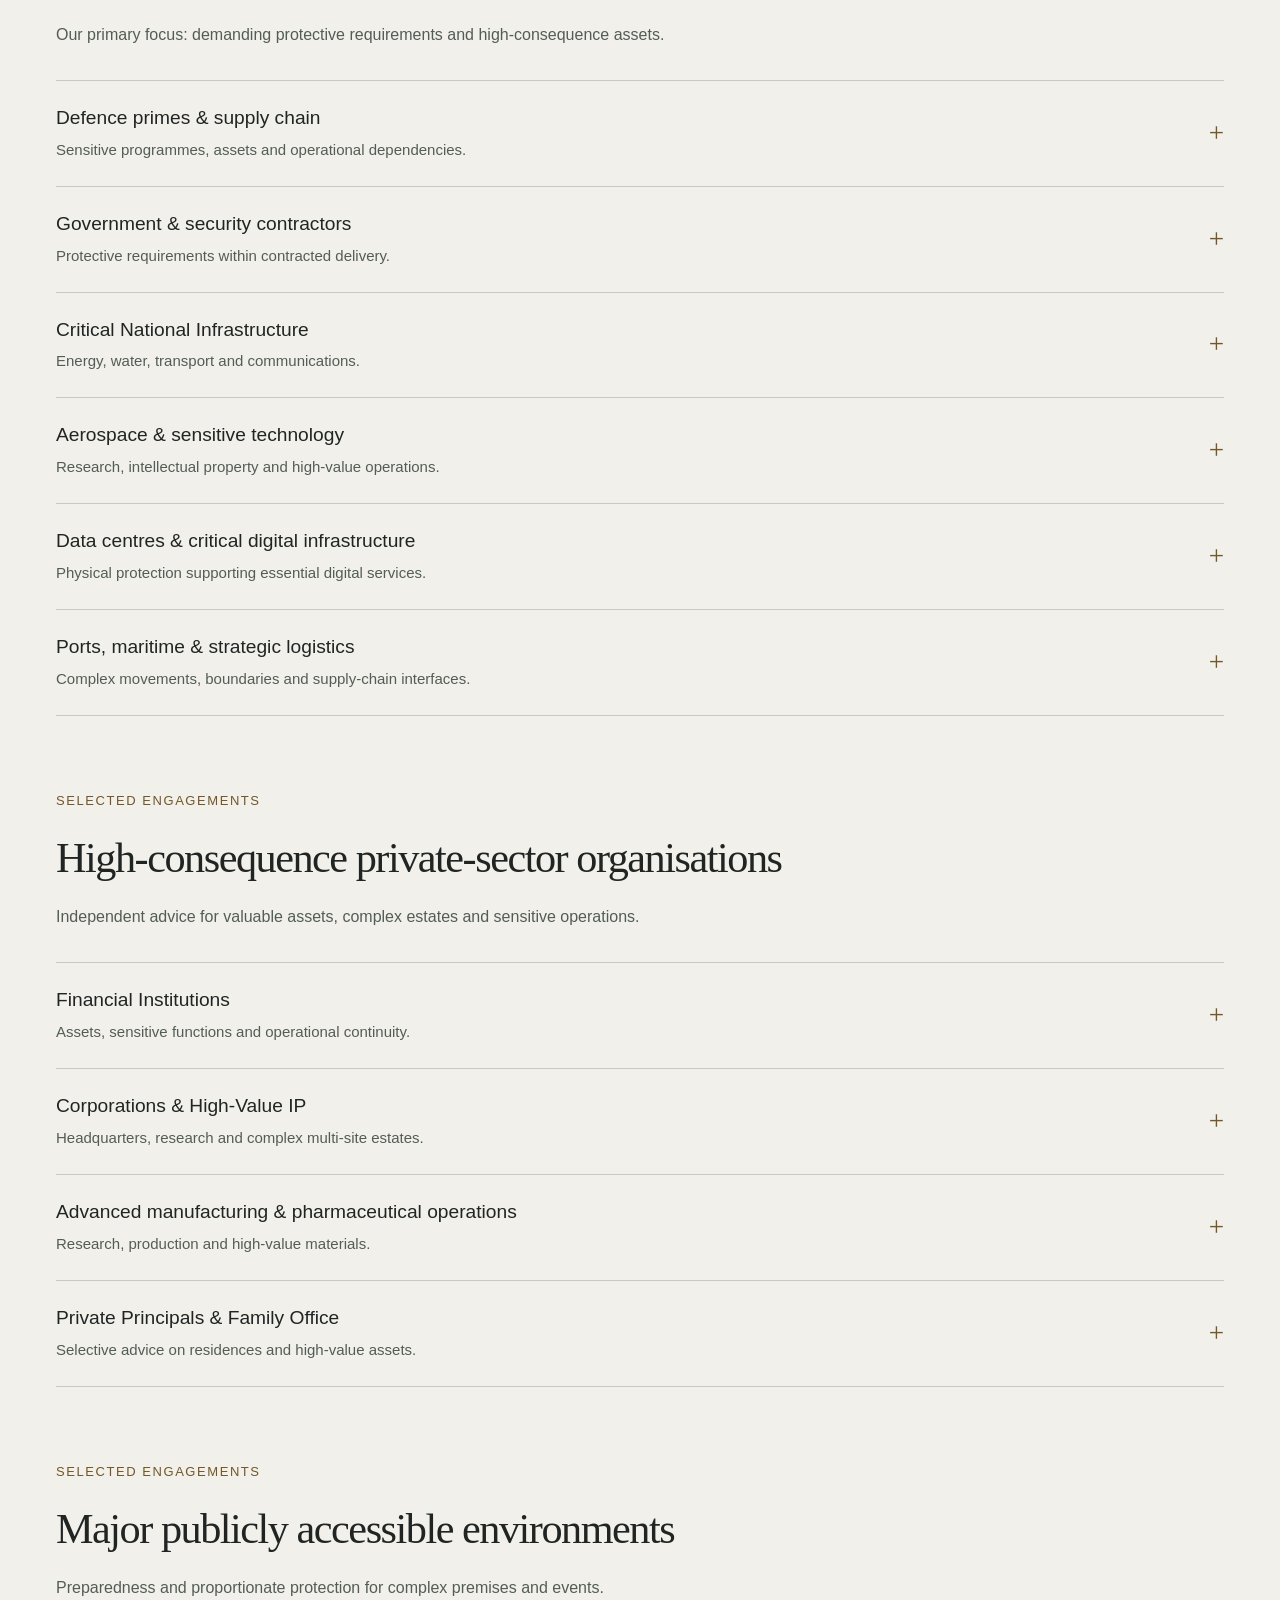
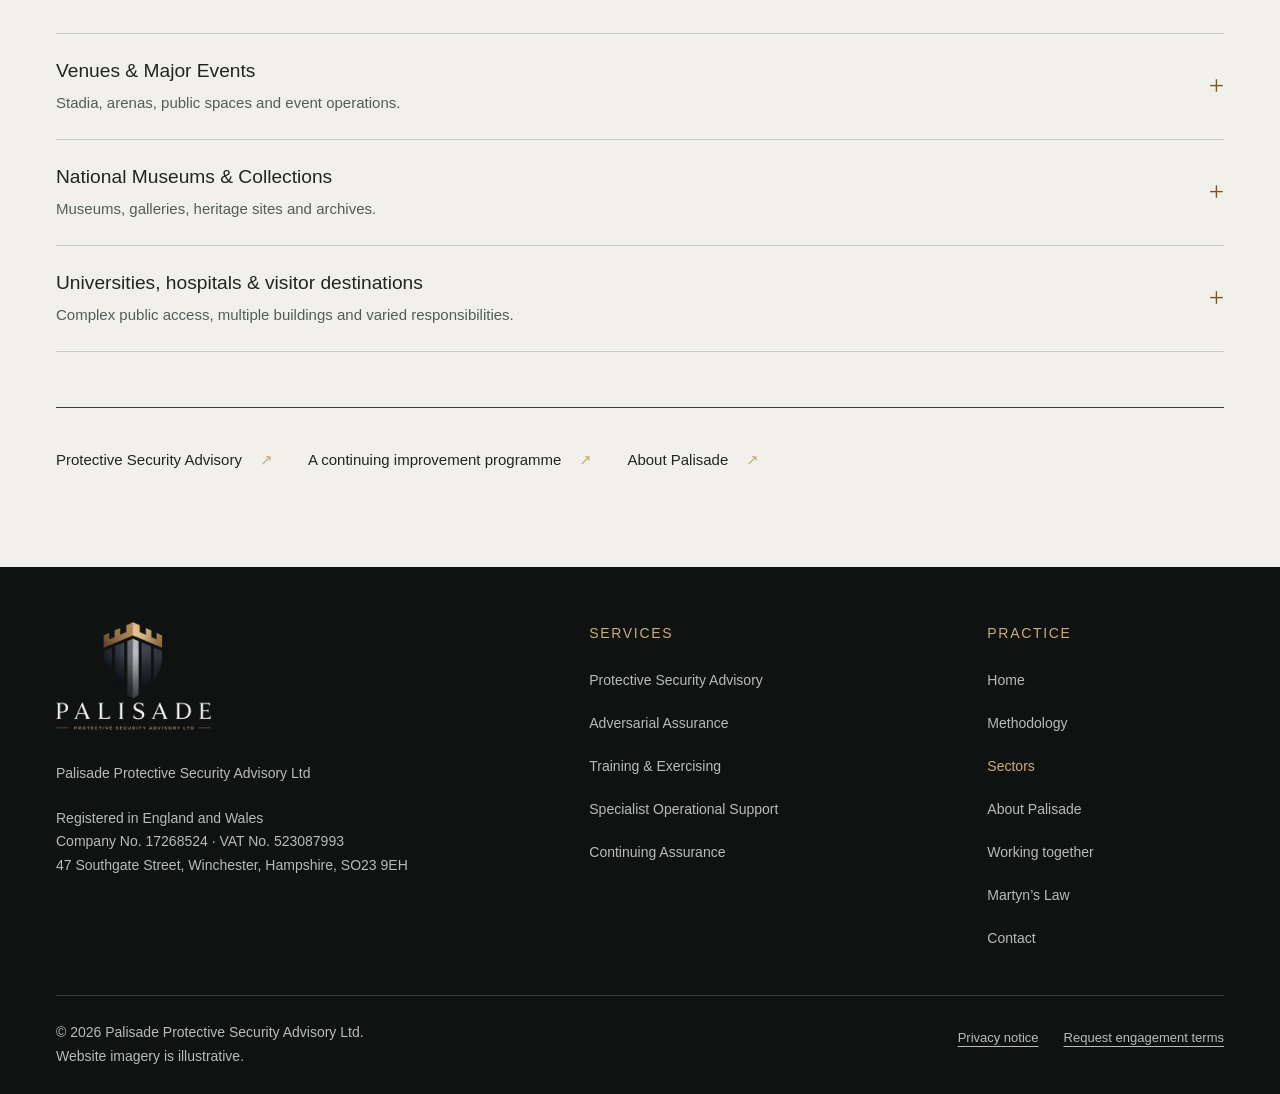
<file: sectors.html>
<!DOCTYPE html>

<html lang="en-GB"><head><meta charset="utf-8"/><meta content="width=device-width, initial-scale=1" name="viewport"/><meta content="#101212" name="theme-color"/>
<title>Defence, CNI &amp; High-Consequence Sectors | Palisade</title><meta content="Protective-security advisory and assurance for defence primes, critical infrastructure, sensitive technology, complex estates and major public premises." name="description"/><link href="https://palisadeprotectivesecurity.co.uk/sectors.html" rel="canonical"/><link href="assets/favicon.png" rel="icon" type="image/png"/><link href="assets/favicon.png" rel="apple-touch-icon"/><meta content="website" property="og:type"/><meta content="Defence, CNI &amp; High-Consequence Sectors | Palisade" property="og:title"/><meta content="Protective-security advisory and assurance for defence primes, critical infrastructure, sensitive technology, complex estates and major public premises." property="og:description"/><meta content="https://palisadeprotectivesecurity.co.uk/sectors.html" property="og:url"/><meta content="https://palisadeprotectivesecurity.co.uk/assets/social-preview.png" property="og:image"/><meta content="Palisade Protective Security Advisory Ltd" property="og:image:alt"/><meta content="1200" property="og:image:width"/><meta content="630" property="og:image:height"/><meta content="summary_large_image" name="twitter:card"/><link href="styles.css" rel="stylesheet"/><script defer="" src="site.js"></script><script type="application/ld+json">[{"@context": "https://schema.org", "@type": "Organization", "name": "Palisade Protective Security Advisory Ltd", "url": "https://palisadeprotectivesecurity.co.uk/", "logo": "https://palisadeprotectivesecurity.co.uk/assets/logo.webp", "email": "info@palisadeprotectivesecurity.co.uk", "identifier": "17268524", "address": {"@type": "PostalAddress", "streetAddress": "47 Southgate Street", "addressLocality": "Winchester", "addressRegion": "Hampshire", "postalCode": "SO23 9EH", "addressCountry": "GB"}}, {"@context": "https://schema.org", "@type": "WebPage", "name": "Defence, CNI & High-Consequence Sectors", "url": "https://palisadeprotectivesecurity.co.uk/sectors.html", "description": "Protective-security advisory and assurance for defence primes, critical infrastructure, sensitive technology, complex estates and major public premises."}]</script></head><body>
<a class="skip" href="#main">Skip to content</a><header class="header"><a aria-label="Palisade home" class="brand" href="index.html"><img alt="Palisade Protective Security Advisory Ltd" height="252" src="assets/logo.webp" width="360"/></a><nav aria-label="Main navigation" class="desktop-nav"><a href="index.html">Home</a><details class="services-menu"><summary>Services</summary><nav aria-label="Services"><a href="advisory.html">Protective Security Advisory</a><a href="physical-penetration-testing.html">Adversarial Assurance<span>Physical penetration testing</span></a><a href="training-exercising.html">Training &amp; Exercising</a><a href="specialist-support.html">Specialist Operational Support</a><a href="continuing-assurance.html">Continuing Assurance</a></nav></details><a href="methodology.html">Methodology</a><a aria-current="page" href="sectors.html">Sectors</a><a href="about.html">About</a><a href="engagement.html">Working together</a><a href="martyns-law.html">Martyn’s Law</a><a class="nav-contact" href="contact.html">Discuss a requirement</a></nav><details class="mobile-nav"><summary>Menu</summary><nav aria-label="Mobile navigation"><a href="index.html">Home</a><a href="advisory.html">Protective Security Advisory</a><a href="physical-penetration-testing.html">Adversarial Assurance<span>Physical penetration testing</span></a><a href="training-exercising.html">Training &amp; Exercising</a><a href="specialist-support.html">Specialist Operational Support</a><a href="continuing-assurance.html">Continuing Assurance</a><a href="methodology.html">Methodology</a><a aria-current="page" href="sectors.html">Sectors</a><a href="about.html">About</a><a href="engagement.html">Working together</a><a href="martyns-law.html">Martyn’s Law</a><a href="contact.html">Contact</a></nav></details></header>
<main id="main" tabindex="-1"><section aria-labelledby="page-title" class="page-hero"><div class="hero-photo"><img alt="An electrical substation and communications infrastructure at dusk" fetchpriority="high" height="1024" sizes="100vw" src="assets/infrastructure-1536.webp" srcset="assets/infrastructure-720.webp 720w, assets/infrastructure-1536.webp 1536w" width="1536"/></div><div class="hero-shade"></div><div class="wrap hero-copy"><p class="eyebrow">Where consequences matter</p><h1 id="page-title">Demanding environments.<br/><em>Proportionate protection.</em></h1><p class="hero-intro">Focus on assets, sensitive information and operations whose loss would carry significant consequences. Scope follows the actual exposure.</p><p class="hero-location">Palisade / Winchester · UK wide</p></div></section><section class="content light"><div class="wrap"><div class="sector-intro-grid"><div class="sector-priority"><p class="eyebrow">Priority / Institutional and sensitive environments</p><h2>Defence. Infrastructure.<br/><em>Sensitive technology.</em></h2><p>Our primary focus is on organisations with demanding protective requirements and high-consequence assets. High-value estates and major public premises are considered against the same threat-led principles.</p><p>Explore a sector below for the protective questions an engagement can address.</p><a class="button" href="contact.html?service=Protective%20Security%20Advisory#enquiry">Discuss your organisation’s requirement</a></div><aside class="sector-threat" aria-labelledby="sector-threat-title"><p class="eyebrow" id="sector-threat-title">The sabotage threat</p><figure><blockquote cite="https://www.npsa.gov.uk/national-security-act/countering-threat-sabotage-operations-uk-interests-national-security"><p>“…while the war in Ukraine grinds on, we have seen Russian state-sponsored sabotage attempts targeting European – including UK – businesses, with arson a prevalent, but not the only, tactic.</p><p>These operations directly target businesses: stock, premises, consumer confidence. In the most severe circumstances, they can risk lives.</p><p>We want to jointly raise resilience to this threat. We urge businesses – particularly those in the arms, logistics and transport fields, and with an international footprint – to think hard about the sabotage risk you might be facing.”</p></blockquote><figcaption><strong>Sir Ken McCallum, Director General of MI5<br/>and Rain Newton-Smith, Chief Executive CBI</strong><br/>Joint article published <time datetime="2024-10-08">8 October 2024</time><br/><a href="https://www.npsa.gov.uk/national-security-act/countering-threat-sabotage-operations-uk-interests-national-security">Source: NPSA — Countering the threat of sabotage</a></figcaption></figure><p class="sector-threat-context">While Russian state-linked sabotage activity poses a significant threat, threat actors (both state and non-state) continue to diversify which could impact the breadth of sabotage targets and the methodologies deployed.</p></aside></div></div></section><section class="content light"><div class="wrap"><section aria-labelledby="sector-group-1" class="disclosure-group"><p class="eyebrow">Primary focus</p><h2 id="sector-group-1">Institutional and sensitive environments</h2><p class="group-intro">Our primary focus: demanding protective requirements and high-consequence assets.</p><details class="image-disclosure"><summary><span class="disclosure-label"><strong>Defence primes &amp; supply chain</strong><span>Sensitive programmes, assets and operational dependencies.</span></span><span aria-hidden="true" class="disclosure-symbol">+</span></summary><div class="disclosure-content"><figure><template class="disclosure-image"><img alt="A secure facility with illuminated entrances, perimeter fencing and a controlled vehicle gate at dusk" height="1024" loading="eager" sizes="(max-width: 780px) 100vw, 50vw" src="assets/secure-facility-1536.webp" srcset="assets/secure-facility-720.webp 720w, assets/secure-facility-1536.webp 1536w" width="1536"/></template><noscript><img alt="A secure facility with illuminated entrances, perimeter fencing and a controlled vehicle gate at dusk" height="1024" loading="lazy" sizes="(max-width: 780px) 100vw, 50vw" src="assets/secure-facility-1536.webp" srcset="assets/secure-facility-720.webp 720w, assets/secure-facility-1536.webp 1536w" width="1536"/></noscript></figure><div><p>Review site protection, personnel and information interfaces, supplier dependencies and proportionate assurance requirements. Direct advice or work through a prime contractor follows an agreed scope and appropriate security arrangements.</p><a class="button" href="contact.html?service=Protective%20Security%20Advisory#enquiry">Discuss this requirement</a></div></div></details><details class="image-disclosure"><summary><span class="disclosure-label"><strong>Government &amp; security contractors</strong><span>Protective requirements within contracted delivery.</span></span><span aria-hidden="true" class="disclosure-symbol">+</span></summary><div class="disclosure-content"><figure><template class="disclosure-image"><img alt="A fictional contractor facility with a visitor reception and orderly pedestrian arrival area" height="1024" loading="eager" sizes="(max-width: 780px) 100vw, 50vw" src="assets/contractor-facility-1536.webp" srcset="assets/contractor-facility-720.webp 720w, assets/contractor-facility-1536.webp 1536w" width="1536"/></template><noscript><img alt="A fictional contractor facility with a visitor reception and orderly pedestrian arrival area" height="1024" loading="lazy" sizes="(max-width: 780px) 100vw, 50vw" src="assets/contractor-facility-1536.webp" srcset="assets/contractor-facility-720.webp 720w, assets/contractor-facility-1536.webp 1536w" width="1536"/></noscript></figure><div><p>Assess how contractual protective requirements translate into site arrangements, access, information handling and responsibilities. Identify gaps between documented requirements and operational practice.</p><a class="button" href="contact.html?service=Protective%20Security%20Advisory#enquiry">Discuss this requirement</a></div></div></details><details class="image-disclosure"><summary><span class="disclosure-label"><strong>Critical National Infrastructure</strong><span>Energy, water, transport and communications.</span></span><span aria-hidden="true" class="disclosure-symbol">+</span></summary><div class="disclosure-content"><figure><template class="disclosure-image"><img alt="An electricity substation behind perimeter fencing and controlled service access at dusk" height="1024" loading="eager" sizes="(max-width: 780px) 100vw, 50vw" src="assets/energy-site-1536.webp" srcset="assets/energy-site-720.webp 720w, assets/energy-site-1536.webp 1536w" width="1536"/></template><noscript><img alt="An electricity substation behind perimeter fencing and controlled service access at dusk" height="1024" loading="lazy" sizes="(max-width: 780px) 100vw, 50vw" src="assets/energy-site-1536.webp" srcset="assets/energy-site-720.webp 720w, assets/energy-site-1536.webp 1536w" width="1536"/></noscript></figure><div><p>Consider critical assets, essential dependencies and continuity consequences. Review how protective layers, people, procedures and response support the required outcome, directly or through prime contractors.</p><a class="button" href="contact.html?service=Protective%20Security%20Advisory#enquiry">Discuss this requirement</a></div></div></details><details class="image-disclosure"><summary><span class="disclosure-label"><strong>Aerospace &amp; sensitive technology</strong><span>Research, intellectual property and high-value operations.</span></span><span aria-hidden="true" class="disclosure-symbol">+</span></summary><div class="disclosure-content"><figure><template class="disclosure-image"><img alt="A fictional civilian aerospace facility with an aircraft fuselage and precision work areas" height="1024" loading="eager" sizes="(max-width: 780px) 100vw, 50vw" src="assets/aerospace-facility-1536.webp" srcset="assets/aerospace-facility-720.webp 720w, assets/aerospace-facility-1536.webp 1536w" width="1536"/></template><noscript><img alt="A fictional civilian aerospace facility with an aircraft fuselage and precision work areas" height="1024" loading="lazy" sizes="(max-width: 780px) 100vw, 50vw" src="assets/aerospace-facility-1536.webp" srcset="assets/aerospace-facility-720.webp 720w, assets/aerospace-facility-1536.webp 1536w" width="1536"/></noscript></figure><div><p>Review protection around sensitive facilities, materials and information. Assess personnel practices, visitor and supplier access, and the connections between physical protection and important operational dependencies.</p><a class="button" href="contact.html?service=Protective%20Security%20Advisory#enquiry">Discuss this requirement</a></div></div></details><details class="image-disclosure"><summary><span class="disclosure-label"><strong>Data centres &amp; critical digital infrastructure</strong><span>Physical protection supporting essential digital services.</span></span><span aria-hidden="true" class="disclosure-symbol">+</span></summary><div class="disclosure-content"><figure><template class="disclosure-image"><img alt="A fictional data-centre corridor with orderly server cabinets and glazed internal partitions" height="1024" loading="eager" sizes="(max-width: 780px) 100vw, 50vw" src="assets/digital-facility-1536.webp" srcset="assets/digital-facility-720.webp 720w, assets/digital-facility-1536.webp 1536w" width="1536"/></template><noscript><img alt="A fictional data-centre corridor with orderly server cabinets and glazed internal partitions" height="1024" loading="lazy" sizes="(max-width: 780px) 100vw, 50vw" src="assets/digital-facility-1536.webp" srcset="assets/digital-facility-720.webp 720w, assets/digital-facility-1536.webp 1536w" width="1536"/></noscript></figure><div><p>Assess physical access, restricted areas, personnel interfaces and essential site dependencies. Define protective requirements and use controlled assurance where evidence of performance is needed.</p><a class="button" href="contact.html?service=Protective%20Security%20Advisory#enquiry">Discuss this requirement</a></div></div></details><details class="image-disclosure"><summary><span class="disclosure-label"><strong>Ports, maritime &amp; strategic logistics</strong><span>Complex movements, boundaries and supply-chain interfaces.</span></span><span aria-hidden="true" class="disclosure-symbol">+</span></summary><div class="disclosure-content"><figure><template class="disclosure-image"><img alt="A fictional commercial port with a berthed cargo ship, container cranes and a controlled landside entrance" height="1024" loading="eager" sizes="(max-width: 780px) 100vw, 50vw" src="assets/maritime-terminal-1536.webp" srcset="assets/maritime-terminal-720.webp 720w, assets/maritime-terminal-1536.webp 1536w" width="1536"/></template><noscript><img alt="A fictional commercial port with a berthed cargo ship, container cranes and a controlled landside entrance" height="1024" loading="lazy" sizes="(max-width: 780px) 100vw, 50vw" src="assets/maritime-terminal-1536.webp" srcset="assets/maritime-terminal-720.webp 720w, assets/maritime-terminal-1536.webp 1536w" width="1536"/></noscript></figure><div><p>Review protective requirements across controlled areas, contractors, cargo interfaces and essential logistics dependencies. Account for the operational constraints and responsibilities that affect improvement and assurance.</p><a class="button" href="contact.html?service=Protective%20Security%20Advisory#enquiry">Discuss this requirement</a></div></div></details></section><section aria-labelledby="sector-group-2" class="disclosure-group"><p class="eyebrow">Selected engagements</p><h2 id="sector-group-2">High-consequence private-sector organisations</h2><p class="group-intro">Independent advice for valuable assets, complex estates and sensitive operations.</p><details class="image-disclosure"><summary><span class="disclosure-label"><strong>Financial Institutions</strong><span>Assets, sensitive functions and operational continuity.</span></span><span aria-hidden="true" class="disclosure-symbol">+</span></summary><div class="disclosure-content"><figure><template class="disclosure-image"><img alt="A secure banking corridor with safe-deposit boxes and a reinforced vault door" height="1024" loading="eager" sizes="(max-width: 780px) 100vw, 50vw" src="assets/financial-infrastructure-1536.webp" srcset="assets/financial-infrastructure-720.webp 720w, assets/financial-infrastructure-1536.webp 1536w" width="1536"/></template><noscript><img alt="A secure banking corridor with safe-deposit boxes and a reinforced vault door" height="1024" loading="lazy" sizes="(max-width: 780px) 100vw, 50vw" src="assets/financial-infrastructure-1536.webp" srcset="assets/financial-infrastructure-720.webp 720w, assets/financial-infrastructure-1536.webp 1536w" width="1536"/></noscript></figure><div><p>Banks, cash centres, vaults and headquarters can require assurance across access controls, personnel practices and response arrangements. Establish the consequence, assess protection and prioritise proportionate improvement.</p><a class="button" href="contact.html?service=Protective%20Security%20Advisory#enquiry">Discuss this requirement</a></div></div></details><details class="image-disclosure"><summary><span class="disclosure-label"><strong>Corporations &amp; High-Value IP</strong><span>Headquarters, research and complex multi-site estates.</span></span><span aria-hidden="true" class="disclosure-symbol">+</span></summary><div class="disclosure-content"><figure><template class="disclosure-image"><img alt="A glass-fronted corporate headquarters illuminated at dusk" height="1024" loading="eager" sizes="(max-width: 780px) 100vw, 50vw" src="assets/corporate-estate-1536.webp" srcset="assets/corporate-estate-720.webp 720w, assets/corporate-estate-1536.webp 1536w" width="1536"/></template><noscript><img alt="A glass-fronted corporate headquarters illuminated at dusk" height="1024" loading="lazy" sizes="(max-width: 780px) 100vw, 50vw" src="assets/corporate-estate-1536.webp" srcset="assets/corporate-estate-720.webp 720w, assets/corporate-estate-1536.webp 1536w" width="1536"/></noscript></figure><div><p>Review protection of intellectual property, valuable materials and sensitive decisions. Consider site access, visitor arrangements and shared dependencies across the estate; retain a consistent improvement framework.</p><a class="button" href="contact.html?service=Protective%20Security%20Advisory#enquiry">Discuss this requirement</a></div></div></details><details class="image-disclosure"><summary><span class="disclosure-label"><strong>Advanced manufacturing &amp; pharmaceutical operations</strong><span>Research, production and high-value materials.</span></span><span aria-hidden="true" class="disclosure-symbol">+</span></summary><div class="disclosure-content"><figure><template class="disclosure-image"><img alt="A fictional advanced-manufacturing production area with stainless-steel equipment behind glazing" height="1024" loading="eager" sizes="(max-width: 780px) 100vw, 50vw" src="assets/manufacturing-facility-1536.webp" srcset="assets/manufacturing-facility-720.webp 720w, assets/manufacturing-facility-1536.webp 1536w" width="1536"/></template><noscript><img alt="A fictional advanced-manufacturing production area with stainless-steel equipment behind glazing" height="1024" loading="lazy" sizes="(max-width: 780px) 100vw, 50vw" src="assets/manufacturing-facility-1536.webp" srcset="assets/manufacturing-facility-720.webp 720w, assets/manufacturing-facility-1536.webp 1536w" width="1536"/></noscript></figure><div><p>Consider sensitive research, valuable production assets, contractor interfaces and dependencies whose disruption would have significant consequences. Protective requirements should reflect the actual process and assessed risk.</p><a class="button" href="contact.html?service=Protective%20Security%20Advisory#enquiry">Discuss this requirement</a></div></div></details><details class="image-disclosure"><summary><span class="disclosure-label"><strong>Private Principals &amp; Family Office</strong><span>Selective advice on residences and high-value assets.</span></span><span aria-hidden="true" class="disclosure-symbol">+</span></summary><div class="disclosure-content"><figure><template class="disclosure-image"><img alt="The gated entrance to a private residence with a controlled access point" height="1024" loading="eager" sizes="(max-width: 780px) 100vw, 50vw" src="assets/private-estate-1536.webp" srcset="assets/private-estate-720.webp 720w, assets/private-estate-1536.webp 1536w" width="1536"/></template><noscript><img alt="The gated entrance to a private residence with a controlled access point" height="1024" loading="lazy" sizes="(max-width: 780px) 100vw, 50vw" src="assets/private-estate-1536.webp" srcset="assets/private-estate-720.webp 720w, assets/private-estate-1536.webp 1536w" width="1536"/></noscript></figure><div><p>Discreet protective-security advice can assess property, access arrangements and exposure around sensitive activities. Support is selected against the requirement and appropriate specialist capability; Palisade’s core is independent advisory and assurance.</p><a class="button" href="contact.html?service=Protective%20Security%20Advisory#enquiry">Discuss this requirement</a></div></div></details></section><section aria-labelledby="sector-group-3" class="disclosure-group"><p class="eyebrow">Selected engagements</p><h2 id="sector-group-3">Major publicly accessible environments</h2><p class="group-intro">Preparedness and proportionate protection for complex premises and events.</p><details class="image-disclosure"><summary><span class="disclosure-label"><strong>Venues &amp; Major Events</strong><span>Stadia, arenas, public spaces and event operations.</span></span><span aria-hidden="true" class="disclosure-symbol">+</span></summary><div class="disclosure-content"><figure><template class="disclosure-image"><img alt="Visitors approaching an illuminated arena through a forecourt with protective bollards" height="1024" loading="eager" sizes="(max-width: 780px) 100vw, 50vw" src="assets/public-venue-1536.webp" srcset="assets/public-venue-720.webp 720w, assets/public-venue-1536.webp 1536w" width="1536"/></template><noscript><img alt="Visitors approaching an illuminated arena through a forecourt with protective bollards" height="1024" loading="lazy" sizes="(max-width: 780px) 100vw, 50vw" src="assets/public-venue-1536.webp" srcset="assets/public-venue-720.webp 720w, assets/public-venue-1536.webp 1536w" width="1536"/></noscript></figure><div><p>Review arrivals, public areas, protective arrangements and the people who must act. Targeted training and exercising can improve usable procedures and response. Martyn’s Law preparedness follows the actual premises or event requirements.</p><a class="button" href="contact.html?service=Protective%20Security%20Advisory#enquiry">Discuss this requirement</a></div></div></details><details class="image-disclosure"><summary><span class="disclosure-label"><strong>National Museums &amp; Collections</strong><span>Museums, galleries, heritage sites and archives.</span></span><span aria-hidden="true" class="disclosure-symbol">+</span></summary><div class="disclosure-content"><figure><template class="disclosure-image"><img alt="A museum gallery containing sculpture and antiquities in glass cases" height="1024" loading="eager" sizes="(max-width: 780px) 100vw, 50vw" src="assets/museum-collection-1536.webp" srcset="assets/museum-collection-720.webp 720w, assets/museum-collection-1536.webp 1536w" width="1536"/></template><noscript><img alt="A museum gallery containing sculpture and antiquities in glass cases" height="1024" loading="lazy" sizes="(max-width: 780px) 100vw, 50vw" src="assets/museum-collection-1536.webp" srcset="assets/museum-collection-720.webp 720w, assets/museum-collection-1536.webp 1536w" width="1536"/></noscript></figure><div><p>Balance public access with the protection of irreplaceable and high-value assets. Assess access, personnel practices, sensitive areas and response; align proportionate improvement with the organisation’s purpose.</p><a class="button" href="contact.html?service=Protective%20Security%20Advisory#enquiry">Discuss this requirement</a></div></div></details><details class="image-disclosure"><summary><span class="disclosure-label"><strong>Universities, hospitals &amp; visitor destinations</strong><span>Complex public access, multiple buildings and varied responsibilities.</span></span><span aria-hidden="true" class="disclosure-symbol">+</span></summary><div class="disclosure-content"><figure><template class="disclosure-image"><img alt="A fictional university campus with connected public buildings and a pedestrian courtyard" height="1024" loading="eager" sizes="(max-width: 780px) 100vw, 50vw" src="assets/public-campus-1536.webp" srcset="assets/public-campus-720.webp 720w, assets/public-campus-1536.webp 1536w" width="1536"/></template><noscript><img alt="A fictional university campus with connected public buildings and a pedestrian courtyard" height="1024" loading="lazy" sizes="(max-width: 780px) 100vw, 50vw" src="assets/public-campus-1536.webp" srcset="assets/public-campus-720.webp 720w, assets/public-campus-1536.webp 1536w" width="1536"/></noscript></figure><div><p>Universities, hospitals, visitor attractions, major hotels and shopping centres can combine open access with sensitive areas and operational constraints. Review responsibilities, protection and preparedness across the site or estate.</p><a class="button" href="contact.html?service=Protective%20Security%20Advisory#enquiry">Discuss this requirement</a></div></div></details></section><nav aria-label="Related pages" class="next-links"><a href="advisory.html">Protective Security Advisory<span aria-hidden="true">↗</span></a><a href="continuing-assurance.html">A continuing improvement programme<span aria-hidden="true">↗</span></a><a href="about.html">About Palisade<span aria-hidden="true">↗</span></a></nav></div></section></main><footer class="footer"><div class="wrap"><div class="footer-grid"><div><a aria-label="Palisade home" class="footer-brand" href="index.html"><img alt="Palisade Protective Security Advisory Ltd" height="252" loading="lazy" src="assets/logo.webp" width="360"/></a><p>Palisade Protective Security Advisory Ltd</p><p class="small">Registered in England and Wales<br/>Company No. 17268524 · VAT No. 523087993<br/>47 Southgate Street, Winchester, Hampshire, SO23 9EH</p></div><nav aria-label="Footer services"><p class="eyebrow">Services</p><a href="advisory.html">Protective Security Advisory</a><a href="physical-penetration-testing.html">Adversarial Assurance</a><a href="training-exercising.html">Training &amp; Exercising</a><a href="specialist-support.html">Specialist Operational Support</a><a href="continuing-assurance.html">Continuing Assurance</a></nav><nav aria-label="Footer practice"><p class="eyebrow">Practice</p><a href="index.html">Home</a><a href="methodology.html">Methodology</a><a aria-current="page" href="sectors.html">Sectors</a><a href="about.html">About Palisade</a><a href="engagement.html">Working together</a><a href="martyns-law.html">Martyn’s Law</a><a href="contact.html">Contact</a></nav></div><div class="footer-bottom"><p>© 2026 Palisade Protective Security Advisory Ltd.<br/>Website imagery is illustrative.</p><div><a href="privacy.html">Privacy notice</a><a href="mailto:info@palisadeprotectivesecurity.co.uk?subject=Engagement%20terms%20request">Request engagement terms</a></div></div></div></footer></body></html>
</file>
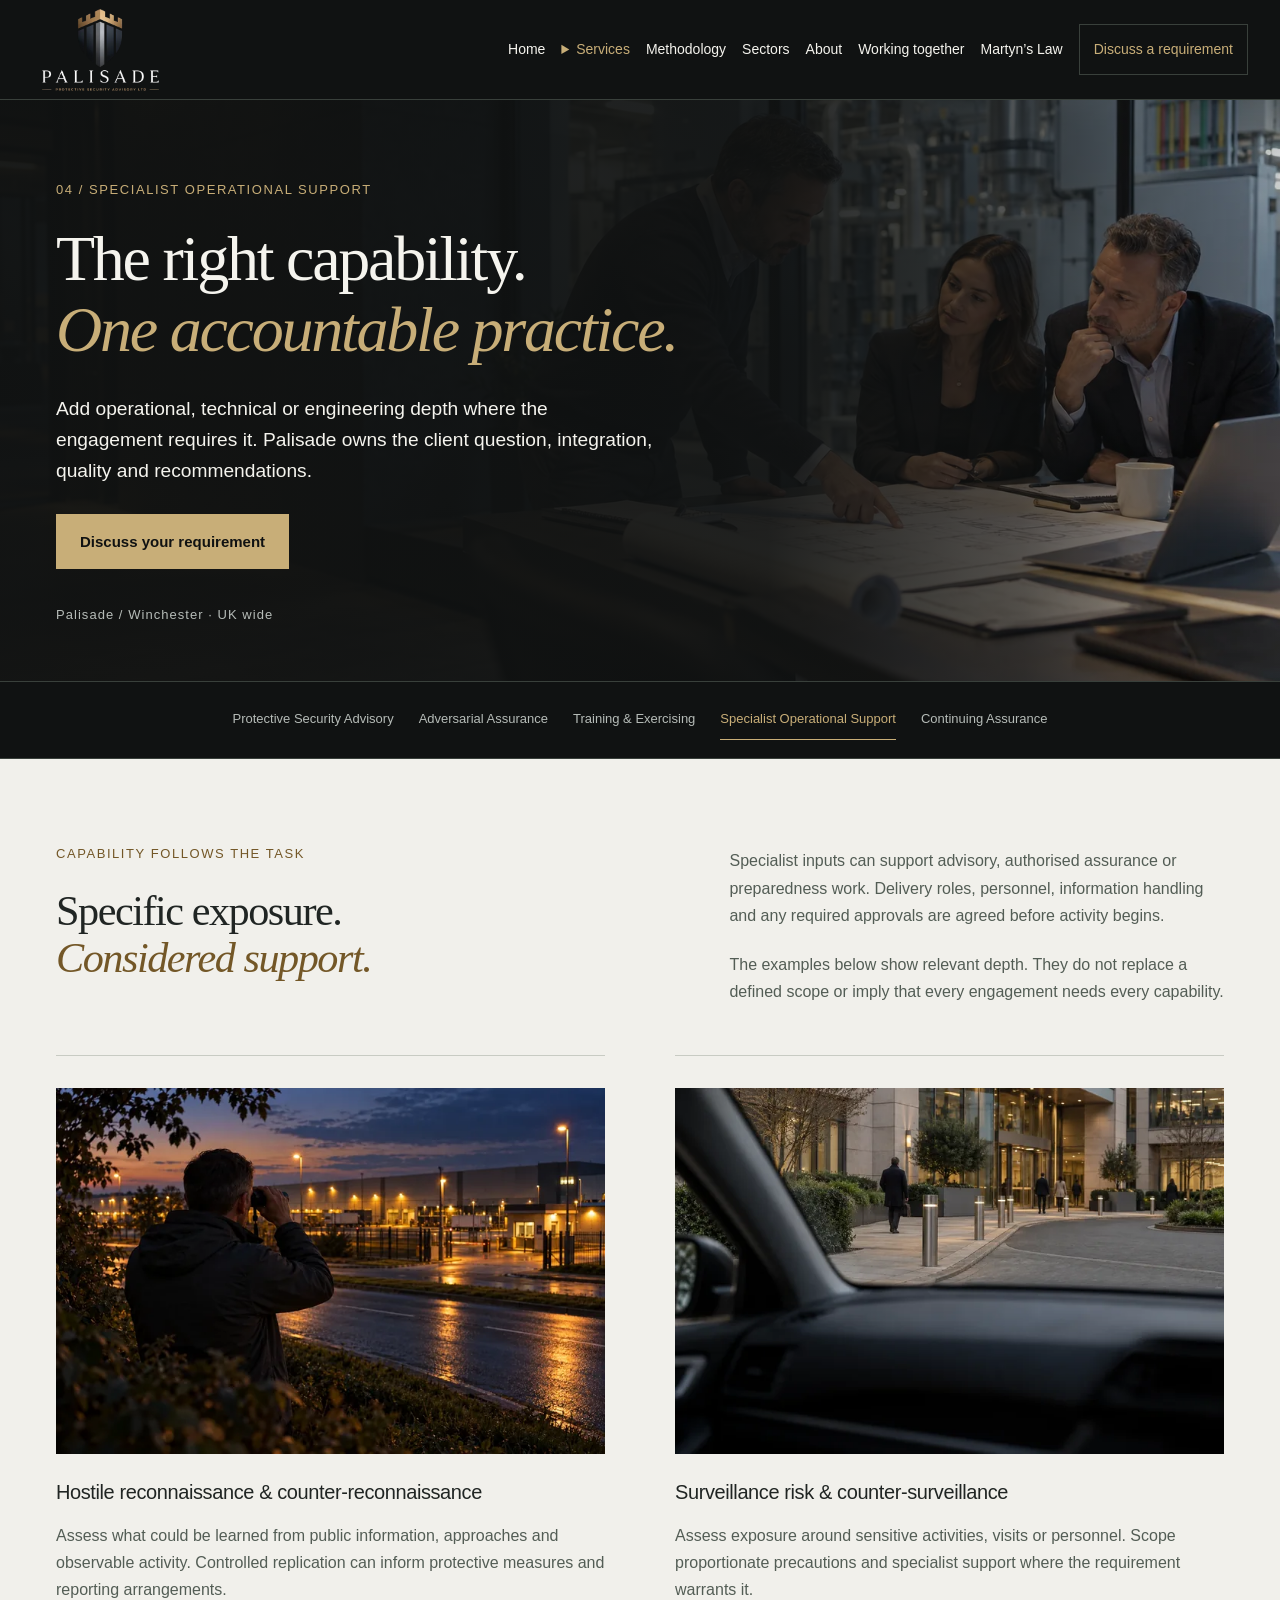
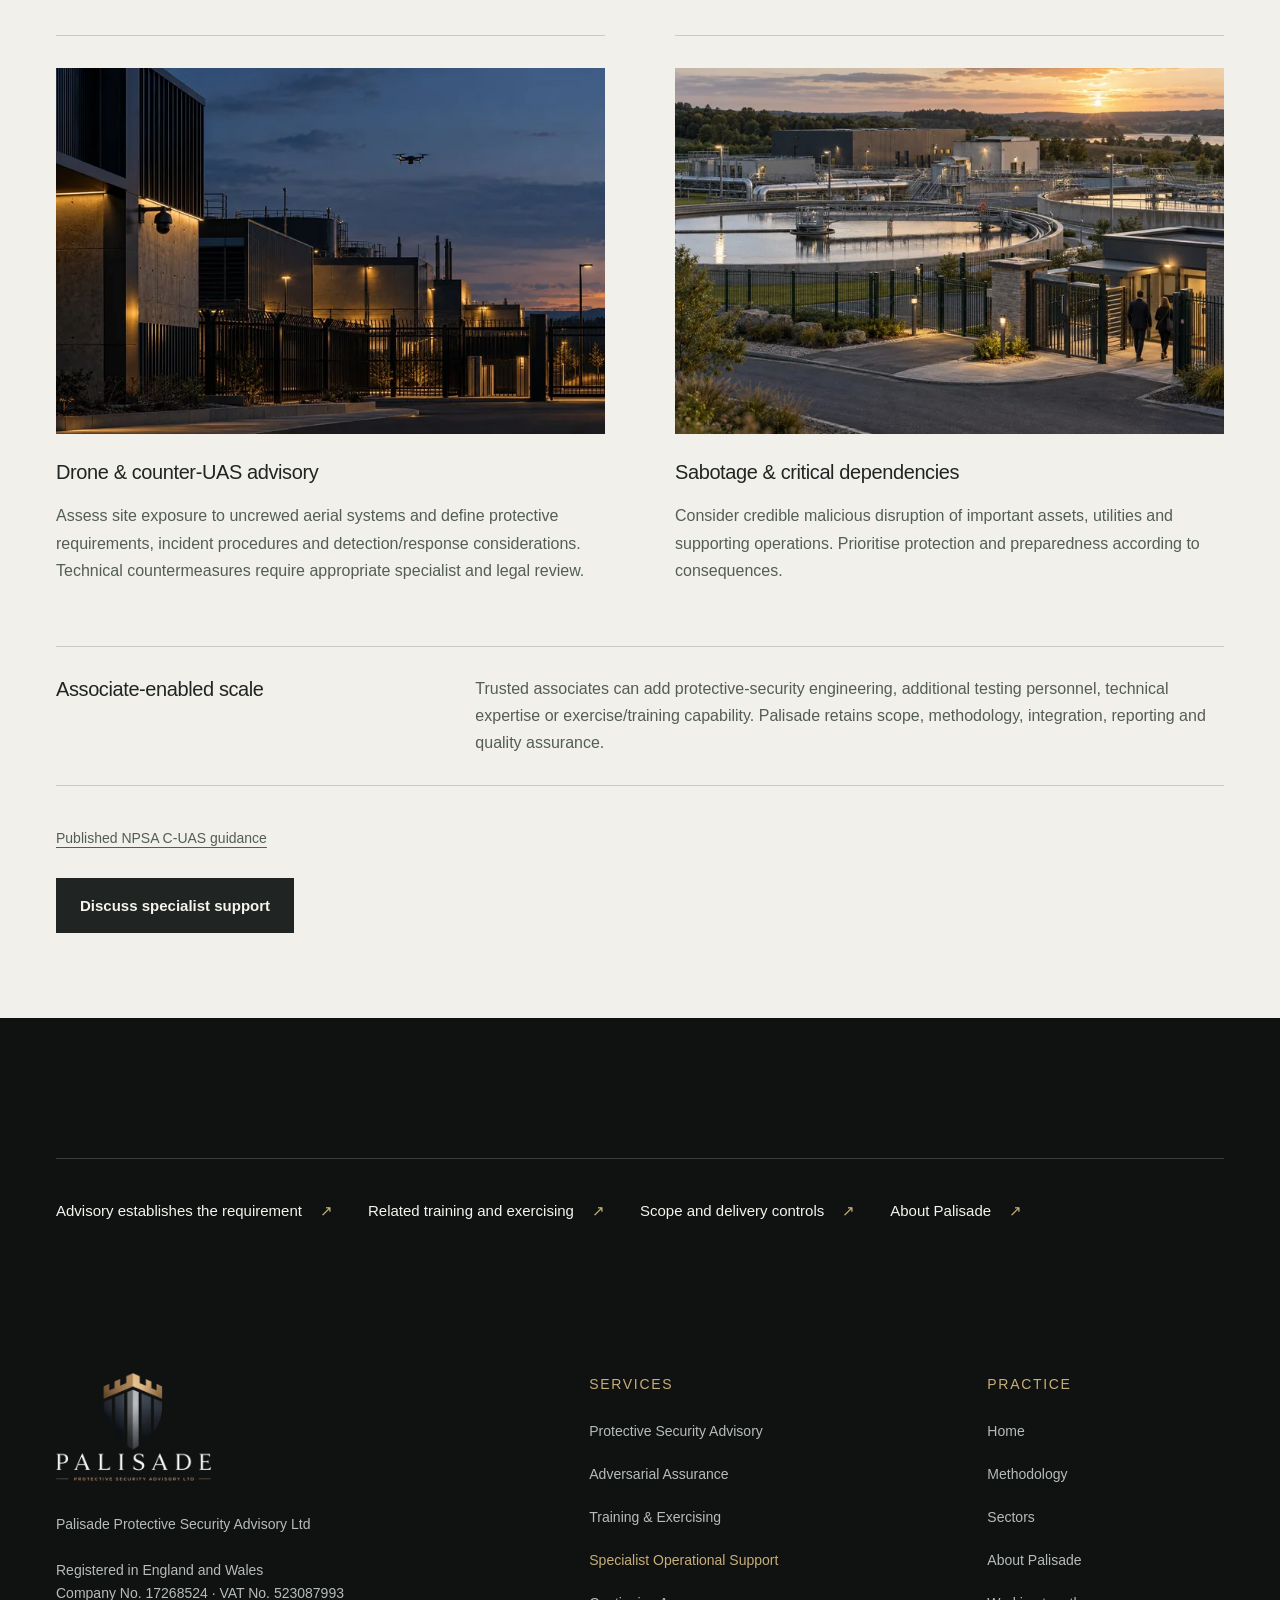
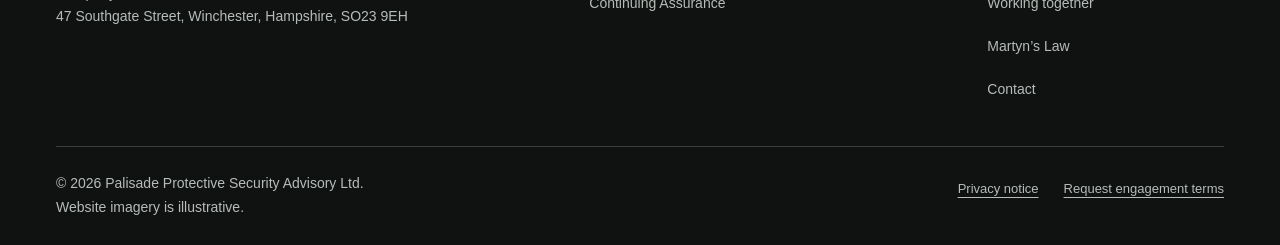
<file: specialist-support.html>
<!DOCTYPE html>

<html lang="en-GB"><head><meta charset="utf-8"/><meta content="width=device-width, initial-scale=1" name="viewport"/><meta content="#101212" name="theme-color"/>
<title>Specialist Operational Support | Palisade</title><meta content="Scoped surveillance, drone/C-UAS and critical-dependency expertise, integrated through Palisade’s accountable specialist associate model." name="description"/><link href="https://palisadeprotectivesecurity.co.uk/specialist-support.html" rel="canonical"/><link href="assets/favicon.png" rel="icon" type="image/png"/><link href="assets/favicon.png" rel="apple-touch-icon"/><meta content="website" property="og:type"/><meta content="Specialist Operational Support | Palisade" property="og:title"/><meta content="Scoped surveillance, drone/C-UAS and critical-dependency expertise, integrated through Palisade’s accountable specialist associate model." property="og:description"/><meta content="https://palisadeprotectivesecurity.co.uk/specialist-support.html" property="og:url"/><meta content="https://palisadeprotectivesecurity.co.uk/assets/social-preview.png" property="og:image"/><meta content="Palisade Protective Security Advisory Ltd" property="og:image:alt"/><meta content="1200" property="og:image:width"/><meta content="630" property="og:image:height"/><meta content="summary_large_image" name="twitter:card"/><link href="styles.css" rel="stylesheet"/><script defer="" src="site.js"></script><script type="application/ld+json">[{"@context": "https://schema.org", "@type": "Organization", "name": "Palisade Protective Security Advisory Ltd", "url": "https://palisadeprotectivesecurity.co.uk/", "logo": "https://palisadeprotectivesecurity.co.uk/assets/logo.webp", "email": "info@palisadeprotectivesecurity.co.uk", "identifier": "17268524", "address": {"@type": "PostalAddress", "streetAddress": "47 Southgate Street", "addressLocality": "Winchester", "addressRegion": "Hampshire", "postalCode": "SO23 9EH", "addressCountry": "GB"}}, {"@context": "https://schema.org", "@type": "WebPage", "name": "Specialist Operational Support", "url": "https://palisadeprotectivesecurity.co.uk/specialist-support.html", "description": "Scoped surveillance, drone/C-UAS and critical-dependency expertise, integrated through Palisade’s accountable specialist associate model."}]</script></head><body>
<a class="skip" href="#main">Skip to content</a><header class="header"><a aria-label="Palisade home" class="brand" href="index.html"><img alt="Palisade Protective Security Advisory Ltd" height="252" src="assets/logo.webp" width="360"/></a><nav aria-label="Main navigation" class="desktop-nav"><a href="index.html">Home</a><details class="services-menu"><summary class="is-current">Services</summary><nav aria-label="Services"><a href="advisory.html">Protective Security Advisory</a><a href="physical-penetration-testing.html">Adversarial Assurance<span>Physical penetration testing</span></a><a href="training-exercising.html">Training &amp; Exercising</a><a aria-current="page" href="specialist-support.html">Specialist Operational Support</a><a href="continuing-assurance.html">Continuing Assurance</a></nav></details><a href="methodology.html">Methodology</a><a href="sectors.html">Sectors</a><a href="about.html">About</a><a href="engagement.html">Working together</a><a href="martyns-law.html">Martyn’s Law</a><a class="nav-contact" href="contact.html">Discuss a requirement</a></nav><details class="mobile-nav"><summary>Menu</summary><nav aria-label="Mobile navigation"><a href="index.html">Home</a><a href="advisory.html">Protective Security Advisory</a><a href="physical-penetration-testing.html">Adversarial Assurance<span>Physical penetration testing</span></a><a href="training-exercising.html">Training &amp; Exercising</a><a aria-current="page" href="specialist-support.html">Specialist Operational Support</a><a href="continuing-assurance.html">Continuing Assurance</a><a href="methodology.html">Methodology</a><a href="sectors.html">Sectors</a><a href="about.html">About</a><a href="engagement.html">Working together</a><a href="martyns-law.html">Martyn’s Law</a><a href="contact.html">Contact</a></nav></details></header>
<main id="main" tabindex="-1"><section aria-labelledby="page-title" class="page-hero"><div class="hero-photo"><img alt="Fictional multidisciplinary team considering operational and technical dependencies" fetchpriority="high" height="1024" sizes="100vw" src="assets/specialist-review-1536.webp" srcset="assets/specialist-review-720.webp 720w, assets/specialist-review-1536.webp 1536w" width="1536"/></div><div class="hero-shade"></div><div class="wrap hero-copy"><p class="eyebrow">04 / Specialist operational support</p><h1 id="page-title">The right capability.<br/><em>One accountable practice.</em></h1><p class="hero-intro">Add operational, technical or engineering depth where the engagement requires it. Palisade owns the client question, integration, quality and recommendations.</p><a class="button" href="contact.html?service=Specialist%20Operational%20Support#enquiry">Discuss your requirement</a><p class="hero-location">Palisade / Winchester · UK wide</p></div></section><nav aria-label="Service pages" class="service-nav"><a href="advisory.html">Protective Security Advisory</a><a href="physical-penetration-testing.html">Adversarial Assurance</a><a href="training-exercising.html">Training &amp; Exercising</a><a aria-current="page" href="specialist-support.html">Specialist Operational Support</a><a href="continuing-assurance.html">Continuing Assurance</a></nav><section class="content light"><div class="wrap"><div class="intro-grid"><div><p class="eyebrow">Capability follows the task</p><h2>Specific exposure.<br/><em>Considered support.</em></h2></div><div><p>Specialist inputs can support advisory, authorised assurance or preparedness work. Delivery roles, personnel, information handling and any required approvals are agreed before activity begins.</p><p>The examples below show relevant depth. They do not replace a defined scope or imply that every engagement needs every capability.</p></div></div><div class="card-grid capability-cards"><article><figure><img alt="Illustrative civilian assessor observing an industrial site from an external approach" height="1024" loading="lazy" sizes="(max-width: 780px) 100vw, 50vw" src="assets/external-observation-1536.webp" srcset="assets/external-observation-720.webp 720w, assets/external-observation-1536.webp 1536w" width="1536"/></figure><h3>Hostile reconnaissance &amp; counter-reconnaissance</h3><p>Assess what could be learned from public information, approaches and observable activity. Controlled replication can inform protective measures and reporting arrangements.</p></article><article><figure><img alt="A corporate arrival route and pedestrian approach viewed from inside a vehicle" height="1024" loading="lazy" sizes="(max-width: 780px) 100vw, 50vw" src="assets/arrival-route-1536.webp" srcset="assets/arrival-route-720.webp 720w, assets/arrival-route-1536.webp 1536w" width="1536"/></figure><h3>Surveillance risk &amp; counter-surveillance</h3><p>Assess exposure around sensitive activities, visits or personnel. Scope proportionate precautions and specialist support where the requirement warrants it.</p></article><article><figure><img alt="A small drone above a fenced industrial site, with a security camera in the foreground" height="1024" loading="lazy" sizes="(max-width: 780px) 100vw, 50vw" src="assets/drone-site-1536.webp" srcset="assets/drone-site-720.webp 720w, assets/drone-site-1536.webp 1536w" width="1536"/></figure><h3>Drone &amp; counter-UAS advisory</h3><p>Assess site exposure to uncrewed aerial systems and define protective requirements, incident procedures and detection/response considerations. Technical countermeasures require appropriate specialist and legal review.</p></article><article><figure><img alt="A fictional water infrastructure site with pipework and controlled service access" height="1024" loading="lazy" sizes="(max-width: 780px) 100vw, 50vw" src="assets/critical-infrastructure-1536.webp" srcset="assets/critical-infrastructure-720.webp 720w, assets/critical-infrastructure-1536.webp 1536w" width="1536"/></figure><h3>Sabotage &amp; critical dependencies</h3><p>Consider credible malicious disruption of important assets, utilities and supporting operations. Prioritise protection and preparedness according to consequences.</p></article></div><div class="output-band"><h3>Associate-enabled scale</h3><p>Trusted associates can add protective-security engineering, additional testing personnel, technical expertise or exercise/training capability. Palisade retains scope, methodology, integration, reporting and quality assurance.</p></div><p class="source"><a href="https://www.npsa.gov.uk/specialised-guidance/uncrewed-aerial-systems/counter-uncrewed-aerial-systems-c-uas">Published NPSA C-UAS guidance</a></p><a class="button" href="contact.html?service=Specialist%20Operational%20Support#enquiry">Discuss specialist support</a></div></section><section class="content"><div class="wrap"><nav aria-label="Related pages" class="next-links"><a href="advisory.html">Advisory establishes the requirement<span aria-hidden="true">↗</span></a><a href="training-exercising.html">Related training and exercising<span aria-hidden="true">↗</span></a><a href="engagement.html">Scope and delivery controls<span aria-hidden="true">↗</span></a><a href="about.html">About Palisade<span aria-hidden="true">↗</span></a></nav></div></section></main><footer class="footer"><div class="wrap"><div class="footer-grid"><div><a aria-label="Palisade home" class="footer-brand" href="index.html"><img alt="Palisade Protective Security Advisory Ltd" height="252" loading="lazy" src="assets/logo.webp" width="360"/></a><p>Palisade Protective Security Advisory Ltd</p><p class="small">Registered in England and Wales<br/>Company No. 17268524 · VAT No. 523087993<br/>47 Southgate Street, Winchester, Hampshire, SO23 9EH</p></div><nav aria-label="Footer services"><p class="eyebrow">Services</p><a href="advisory.html">Protective Security Advisory</a><a href="physical-penetration-testing.html">Adversarial Assurance</a><a href="training-exercising.html">Training &amp; Exercising</a><a aria-current="page" href="specialist-support.html">Specialist Operational Support</a><a href="continuing-assurance.html">Continuing Assurance</a></nav><nav aria-label="Footer practice"><p class="eyebrow">Practice</p><a href="index.html">Home</a><a href="methodology.html">Methodology</a><a href="sectors.html">Sectors</a><a href="about.html">About Palisade</a><a href="engagement.html">Working together</a><a href="martyns-law.html">Martyn’s Law</a><a href="contact.html">Contact</a></nav></div><div class="footer-bottom"><p>© 2026 Palisade Protective Security Advisory Ltd.<br/>Website imagery is illustrative.</p><div><a href="privacy.html">Privacy notice</a><a href="mailto:info@palisadeprotectivesecurity.co.uk?subject=Engagement%20terms%20request">Request engagement terms</a></div></div></div></footer></body></html>
</file>
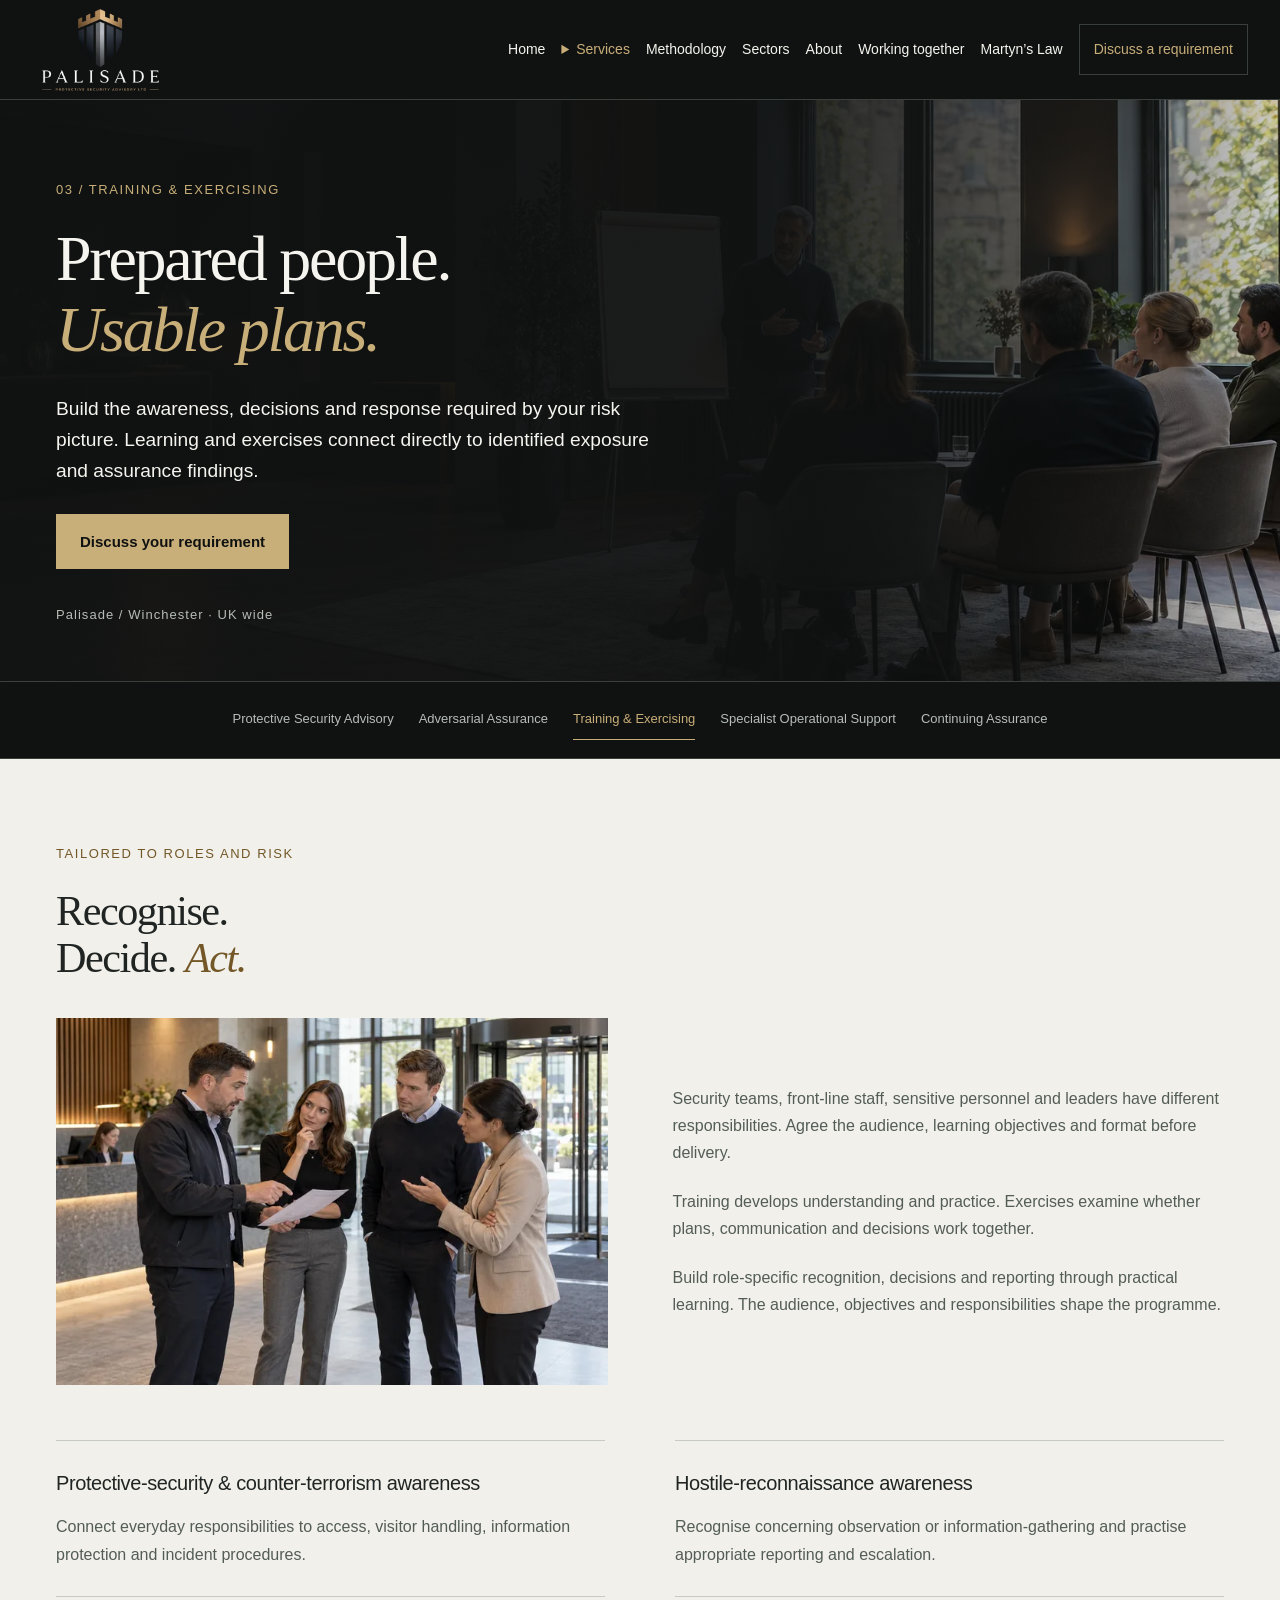
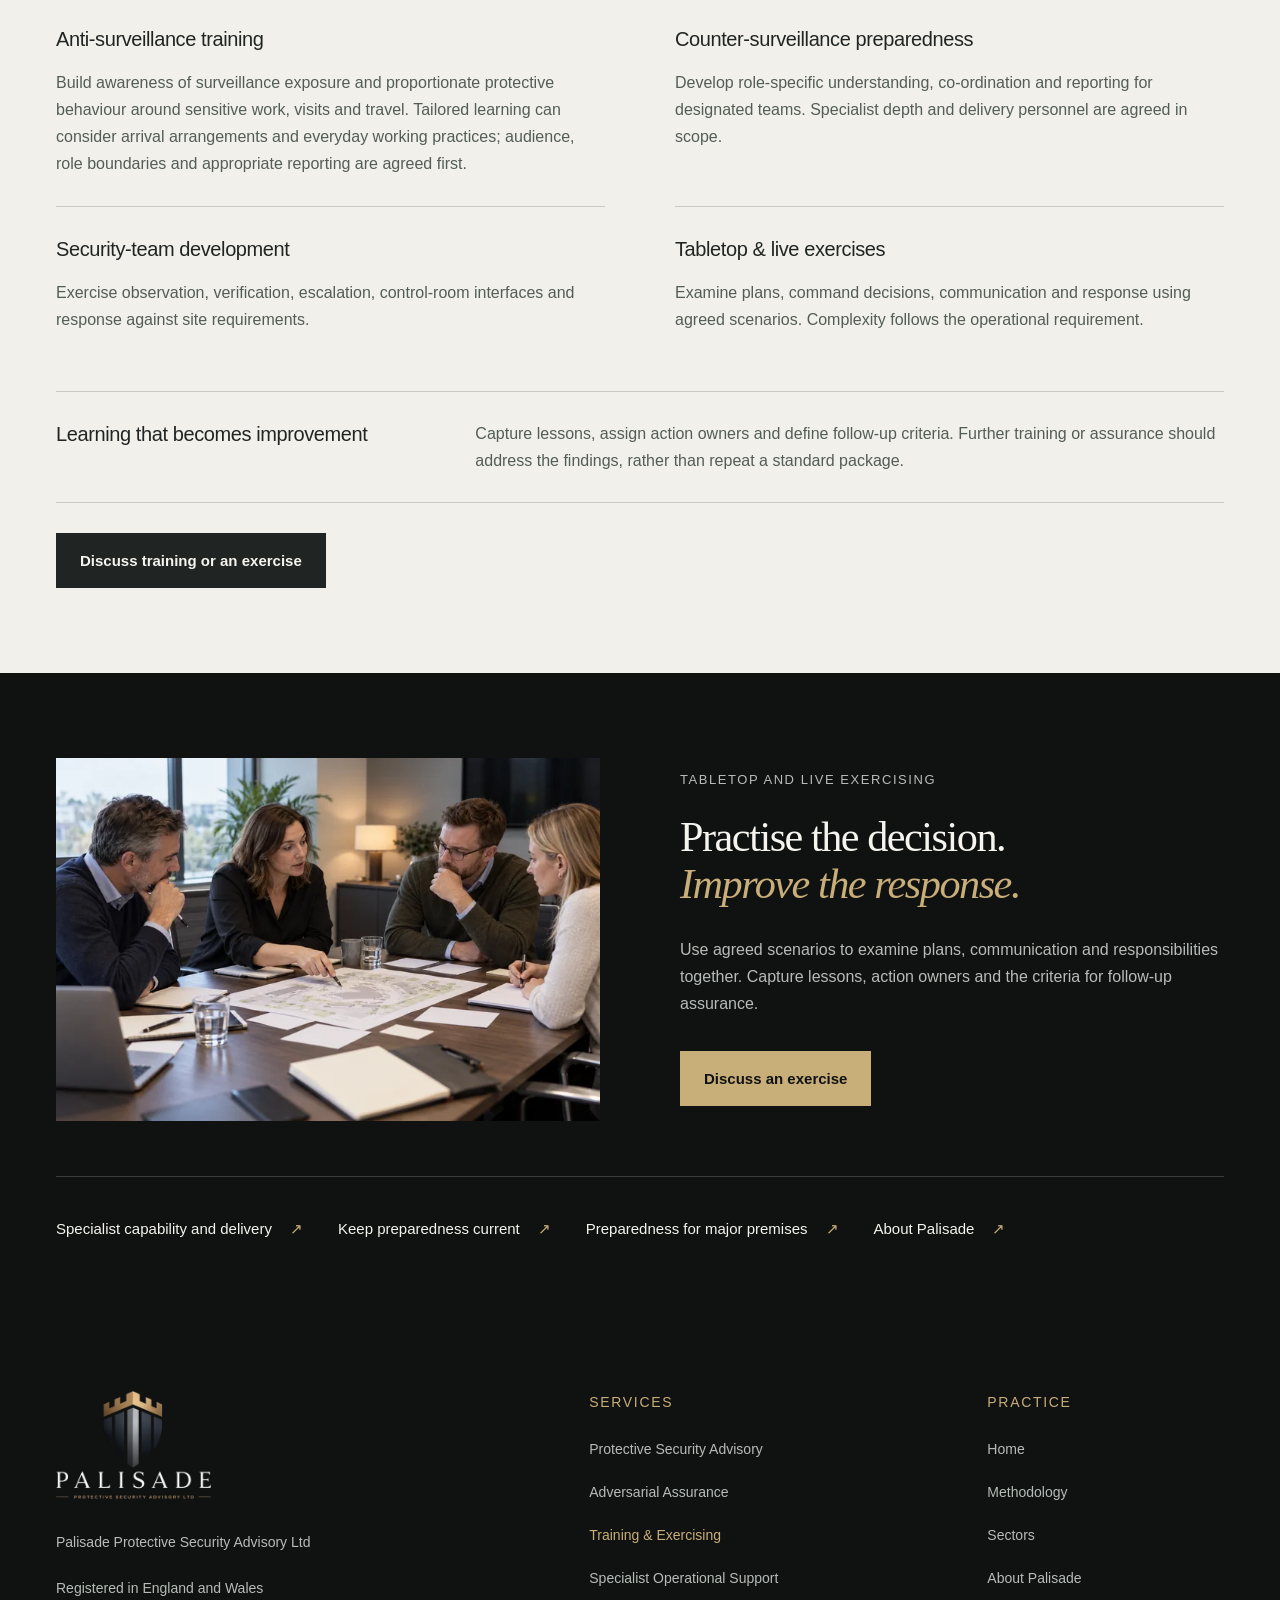
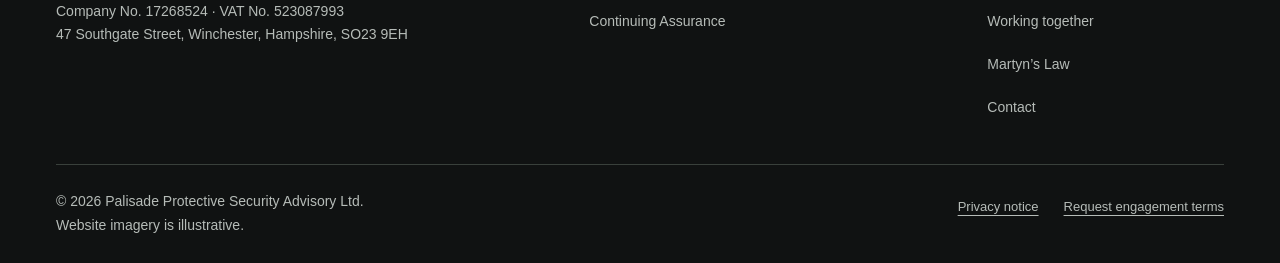
<file: training-exercising.html>
<!DOCTYPE html>

<html lang="en-GB"><head><meta charset="utf-8"/><meta content="width=device-width, initial-scale=1" name="viewport"/><meta content="#101212" name="theme-color"/>
<title>Protective-Security Training &amp; Exercising | Palisade</title><meta content="Protective-security awareness, anti-surveillance training, counter-surveillance preparedness, security-team development and tabletop/live exercises." name="description"/><link href="https://palisadeprotectivesecurity.co.uk/training-exercising.html" rel="canonical"/><link href="assets/favicon.png" rel="icon" type="image/png"/><link href="assets/favicon.png" rel="apple-touch-icon"/><meta content="website" property="og:type"/><meta content="Protective-Security Training &amp; Exercising | Palisade" property="og:title"/><meta content="Protective-security awareness, anti-surveillance training, counter-surveillance preparedness, security-team development and tabletop/live exercises." property="og:description"/><meta content="https://palisadeprotectivesecurity.co.uk/training-exercising.html" property="og:url"/><meta content="https://palisadeprotectivesecurity.co.uk/assets/social-preview.png" property="og:image"/><meta content="Palisade Protective Security Advisory Ltd" property="og:image:alt"/><meta content="1200" property="og:image:width"/><meta content="630" property="og:image:height"/><meta content="summary_large_image" name="twitter:card"/><link href="styles.css" rel="stylesheet"/><script defer="" src="site.js"></script><script type="application/ld+json">[{"@context": "https://schema.org", "@type": "Organization", "name": "Palisade Protective Security Advisory Ltd", "url": "https://palisadeprotectivesecurity.co.uk/", "logo": "https://palisadeprotectivesecurity.co.uk/assets/logo.webp", "email": "info@palisadeprotectivesecurity.co.uk", "identifier": "17268524", "address": {"@type": "PostalAddress", "streetAddress": "47 Southgate Street", "addressLocality": "Winchester", "addressRegion": "Hampshire", "postalCode": "SO23 9EH", "addressCountry": "GB"}}, {"@context": "https://schema.org", "@type": "WebPage", "name": "Protective-Security Training & Exercising", "url": "https://palisadeprotectivesecurity.co.uk/training-exercising.html", "description": "Protective-security awareness, anti-surveillance training, counter-surveillance preparedness, security-team development and tabletop/live exercises."}]</script></head><body>
<a class="skip" href="#main">Skip to content</a><header class="header"><a aria-label="Palisade home" class="brand" href="index.html"><img alt="Palisade Protective Security Advisory Ltd" height="252" src="assets/logo.webp" width="360"/></a><nav aria-label="Main navigation" class="desktop-nav"><a href="index.html">Home</a><details class="services-menu"><summary class="is-current">Services</summary><nav aria-label="Services"><a href="advisory.html">Protective Security Advisory</a><a href="physical-penetration-testing.html">Adversarial Assurance<span>Physical penetration testing</span></a><a aria-current="page" href="training-exercising.html">Training &amp; Exercising</a><a href="specialist-support.html">Specialist Operational Support</a><a href="continuing-assurance.html">Continuing Assurance</a></nav></details><a href="methodology.html">Methodology</a><a href="sectors.html">Sectors</a><a href="about.html">About</a><a href="engagement.html">Working together</a><a href="martyns-law.html">Martyn’s Law</a><a class="nav-contact" href="contact.html">Discuss a requirement</a></nav><details class="mobile-nav"><summary>Menu</summary><nav aria-label="Mobile navigation"><a href="index.html">Home</a><a href="advisory.html">Protective Security Advisory</a><a href="physical-penetration-testing.html">Adversarial Assurance<span>Physical penetration testing</span></a><a aria-current="page" href="training-exercising.html">Training &amp; Exercising</a><a href="specialist-support.html">Specialist Operational Support</a><a href="continuing-assurance.html">Continuing Assurance</a><a href="methodology.html">Methodology</a><a href="sectors.html">Sectors</a><a href="about.html">About</a><a href="engagement.html">Working together</a><a href="martyns-law.html">Martyn’s Law</a><a href="contact.html">Contact</a></nav></details></header>
<main id="main" tabindex="-1"><section aria-labelledby="page-title" class="page-hero"><div class="hero-photo"><img alt="A fictional civilian preparedness workshop in a contemporary training room" fetchpriority="high" height="1024" sizes="100vw" src="assets/training-space-1536.webp" srcset="assets/training-space-720.webp 720w, assets/training-space-1536.webp 1536w" width="1536"/></div><div class="hero-shade"></div><div class="wrap hero-copy"><p class="eyebrow">03 / Training &amp; exercising</p><h1 id="page-title">Prepared people.<br/><em>Usable plans.</em></h1><p class="hero-intro">Build the awareness, decisions and response required by your risk picture. Learning and exercises connect directly to identified exposure and assurance findings.</p><a class="button" href="contact.html?service=Training%20%26%20Exercising#enquiry">Discuss your requirement</a><p class="hero-location">Palisade / Winchester · UK wide</p></div></section><nav aria-label="Service pages" class="service-nav"><a href="advisory.html">Protective Security Advisory</a><a href="physical-penetration-testing.html">Adversarial Assurance</a><a aria-current="page" href="training-exercising.html">Training &amp; Exercising</a><a href="specialist-support.html">Specialist Operational Support</a><a href="continuing-assurance.html">Continuing Assurance</a></nav><section class="content light"><div class="wrap"><div class="editorial-intro"><div class="section-heading"><p class="eyebrow">Tailored to roles and risk</p><h2>Recognise.<br>Decide. <em>Act.</em></br></h2></div><div class="editorial-row"><figure><img alt="Fictional facilitator and colleagues taking part in practical protective-security awareness training" height="1024" loading="lazy" sizes="(max-width: 780px) 100vw, 50vw" src="assets/practical-training-1536.webp" srcset="assets/practical-training-720.webp 720w, assets/practical-training-1536.webp 1536w" width="1536"/></figure><div class="editorial-copy"><p>Security teams, front-line staff, sensitive personnel and leaders have different responsibilities. Agree the audience, learning objectives and format before delivery.</p><p>Training develops understanding and practice. Exercises examine whether plans, communication and decisions work together.</p><p>Build role-specific recognition, decisions and reporting through practical learning. The audience, objectives and responsibilities shape the programme.</p></div></div></div><div class="card-grid"><article><h3>Protective-security &amp; counter-terrorism awareness</h3><p>Connect everyday responsibilities to access, visitor handling, information protection and incident procedures.</p></article><article><h3>Hostile-reconnaissance awareness</h3><p>Recognise concerning observation or information-gathering and practise appropriate reporting and escalation.</p></article><article><h3>Anti-surveillance training</h3><p>Build awareness of surveillance exposure and proportionate protective behaviour around sensitive work, visits and travel. Tailored learning can consider arrival arrangements and everyday working practices; audience, role boundaries and appropriate reporting are agreed first.</p></article><article><h3>Counter-surveillance preparedness</h3><p>Develop role-specific understanding, co-ordination and reporting for designated teams. Specialist depth and delivery personnel are agreed in scope.</p></article><article><h3>Security-team development</h3><p>Exercise observation, verification, escalation, control-room interfaces and response against site requirements.</p></article><article><h3>Tabletop &amp; live exercises</h3><p>Examine plans, command decisions, communication and response using agreed scenarios. Complexity follows the operational requirement.</p></article></div><div class="output-band"><h3>Learning that becomes improvement</h3><p>Capture lessons, assign action owners and define follow-up criteria. Further training or assurance should address the findings, rather than repeat a standard package.</p></div><a class="button" href="contact.html?service=Training%20%26%20Exercising#enquiry">Discuss training or an exercise</a></div></section><section class="content"><div class="wrap"><div class="feature training-feature"><figure><img alt="Fictional civilian colleagues discussing site preparedness around a table during an exercise" height="1024" loading="lazy" sizes="(max-width: 780px) 100vw, 50vw" src="assets/tabletop-exercise-1536.webp" srcset="assets/tabletop-exercise-720.webp 720w, assets/tabletop-exercise-1536.webp 1536w" width="1536"/></figure><div><p class="eyebrow">Tabletop and live exercising</p><h2>Practise the decision.<br/><em>Improve the response.</em></h2><p>Use agreed scenarios to examine plans, communication and responsibilities together. Capture lessons, action owners and the criteria for follow-up assurance.</p><a class="button" href="contact.html?service=Training%20%26%20Exercising#enquiry">Discuss an exercise</a></div></div><nav aria-label="Related pages" class="next-links"><a href="specialist-support.html">Specialist capability and delivery<span aria-hidden="true">↗</span></a><a href="continuing-assurance.html">Keep preparedness current<span aria-hidden="true">↗</span></a><a href="martyns-law.html">Preparedness for major premises<span aria-hidden="true">↗</span></a><a href="about.html">About Palisade<span aria-hidden="true">↗</span></a></nav></div></section></main><footer class="footer"><div class="wrap"><div class="footer-grid"><div><a aria-label="Palisade home" class="footer-brand" href="index.html"><img alt="Palisade Protective Security Advisory Ltd" height="252" loading="lazy" src="assets/logo.webp" width="360"/></a><p>Palisade Protective Security Advisory Ltd</p><p class="small">Registered in England and Wales<br/>Company No. 17268524 · VAT No. 523087993<br/>47 Southgate Street, Winchester, Hampshire, SO23 9EH</p></div><nav aria-label="Footer services"><p class="eyebrow">Services</p><a href="advisory.html">Protective Security Advisory</a><a href="physical-penetration-testing.html">Adversarial Assurance</a><a aria-current="page" href="training-exercising.html">Training &amp; Exercising</a><a href="specialist-support.html">Specialist Operational Support</a><a href="continuing-assurance.html">Continuing Assurance</a></nav><nav aria-label="Footer practice"><p class="eyebrow">Practice</p><a href="index.html">Home</a><a href="methodology.html">Methodology</a><a href="sectors.html">Sectors</a><a href="about.html">About Palisade</a><a href="engagement.html">Working together</a><a href="martyns-law.html">Martyn’s Law</a><a href="contact.html">Contact</a></nav></div><div class="footer-bottom"><p>© 2026 Palisade Protective Security Advisory Ltd.<br/>Website imagery is illustrative.</p><div><a href="privacy.html">Privacy notice</a><a href="mailto:info@palisadeprotectivesecurity.co.uk?subject=Engagement%20terms%20request">Request engagement terms</a></div></div></div></footer></body></html>
</file>
<file: styles.css>
:root{--onyx:#101212;--panel:#191d1b;--paper:#f1f0eb;--ink:#202523;--white:#f5f4ee;--muted:#b6bcb8;--gold:#c8ae78;--bronze:#735727;--line:#39403b;--light-line:#c8cbc3;--serif:Georgia,'Times New Roman',serif;--sans:Arial,Helvetica,sans-serif}*{box-sizing:border-box}html{scroll-behavior:smooth;scroll-padding-top:2rem}body{margin:0;background:var(--onyx);color:var(--white);font:1rem/1.7 var(--sans)}a{color:inherit;text-underline-offset:.3em}a:hover{text-decoration-thickness:2px}a:focus-visible,summary:focus-visible,button:focus-visible,input:focus-visible,select:focus-visible,textarea:focus-visible{outline:3px solid var(--gold);outline-offset:5px}.light :focus-visible{outline-color:var(--bronze)}main:focus{outline:none}p{margin:0 0 1.35rem}h1,h2,h3{margin:0;font-weight:400}h1,h2{font-family:var(--serif);letter-spacing:-.035em;line-height:1.12;text-wrap:balance}h1{font-size:clamp(2.8rem,5vw,5rem)}h2{font-size:clamp(2.2rem,3.3vw,3.5rem)}h3{font-size:1.25rem;line-height:1.4;letter-spacing:-.02em}em{color:var(--gold);font-weight:400}img{display:block;max-width:100%;height:auto}figure{margin:0}figcaption{font-size:.8125rem;line-height:1.6;color:var(--muted);padding-top:12px}.wrap{width:min(1280px,calc(100% - 112px));margin-inline:auto}.eyebrow{font-size:.8125rem;line-height:1.6;letter-spacing:.12em;text-transform:uppercase;color:var(--gold);margin-bottom:22px}.small{font-size:.875rem;line-height:1.65}.muted{color:var(--muted)}.number{font:1.25rem/1.4 var(--serif);color:var(--gold)}.header{min-height:100px;display:flex;align-items:center;justify-content:space-between;gap:30px;padding:8px 56px;border-bottom:1px solid var(--line);position:relative;z-index:20;background:var(--onyx)}.brand{width:137px;flex:none}.brand img{width:137px;height:82px;object-fit:contain}.desktop-nav{display:flex;align-items:center;gap:32px;font-size:.9375rem}.desktop-nav>a{padding-block:13px;text-decoration:none}.desktop-nav>a[aria-current],.is-current{color:var(--gold)}.nav-contact{border:1px solid var(--line);padding:13px 20px!important;color:var(--gold)}summary{cursor:pointer;min-height:48px;list-style-position:inside}summary::marker{color:var(--gold)}.services-menu>summary{padding-block:13px}.services-menu nav{position:absolute;top:100%;right:56px;width:380px;background:var(--panel);border:1px solid var(--line);padding:15px 22px;box-shadow:0 15px 30px #0005}.services-menu nav a{display:block;padding:13px 4px;border-bottom:1px solid var(--line);text-decoration:none;font-size:.9375rem}.services-menu nav a:last-child{border:0}.services-menu nav a:hover{color:var(--gold)}.services-menu nav span{display:block;font-size:.8125rem;color:var(--muted);margin-top:3px}.mobile-nav{display:none}.skip{position:absolute;top:-120px;left:20px;padding:12px 20px;background:var(--paper);color:var(--ink);z-index:50}.skip:focus{top:15px}.page-hero{position:relative;isolation:isolate;min-height:560px;display:flex;align-items:center;overflow:hidden;background:var(--onyx)}.hero-photo,.hero-shade{position:absolute;inset:0;z-index:-1}.hero-photo img{width:100%;height:100%;object-fit:cover;object-position:center 48%}.hero-shade{background:linear-gradient(90deg,rgba(16,18,18,.96) 0%,rgba(16,18,18,.9) 43%,rgba(16,18,18,.4) 75%,rgba(16,18,18,.18) 100%)}.hero-copy{padding-block:80px 55px}.hero-copy h1{max-width:890px}.hero-intro{font-size:1.2rem;line-height:1.6;max-width:600px;margin:28px 0;color:var(--white)}.hero-location{font-size:.8125rem;letter-spacing:.08em;color:var(--muted);margin:35px 0 0}.home-hero{min-height:670px}.home-hero h1{font-size:clamp(3rem,5.5vw,5.5rem);max-width:900px}.button{display:inline-block;min-height:50px;padding:16px 23px;background:var(--gold);color:var(--onyx);border:1px solid var(--gold);font:600 .9375rem/1.4 var(--sans);text-decoration:none;cursor:pointer}.button:hover{background:#deca9d;border-color:#deca9d}.text-link{display:inline-block;padding:7px 0;text-decoration:none;border-bottom:1px solid var(--gold);font-size:.9375rem}.content{padding-block:85px}.content.light{background:var(--paper);color:var(--ink)}.light em,.light .eyebrow,.light .number{color:var(--bronze)}.light p{color:#535d55}.light h2,.light h3{color:var(--ink)}.light .button{background:var(--ink);color:var(--white);border-color:var(--ink)}.light .button:hover{background:#384239}.light figcaption{color:#535d55}.intro-grid{display:grid;grid-template-columns:1.2fr 1fr;gap:80px;margin-bottom:50px}.intro-grid>div:last-child{padding-top:3px}.intro-grid p:last-child{margin-bottom:0}.card-grid{display:grid;grid-template-columns:repeat(2,minmax(0,1fr));gap:0 70px}.card-grid article{padding:28px 0;border-top:1px solid var(--line)}.light .card-grid article{border-color:var(--light-line)}.card-grid h3{margin-bottom:16px}.card-grid p{margin:0;color:var(--muted);max-width:570px}.light .card-grid p{color:#535d55}.output-band{border-block:1px solid var(--line);padding:28px 0;margin:30px 0;display:grid;grid-template-columns:1fr 2fr;gap:45px}.light .output-band{border-color:var(--light-line)}.output-band p{margin:0}.feature{display:grid;grid-template-columns:1fr 1fr;gap:80px;align-items:start}.feature figure img{width:100%;height:420px;object-fit:cover}.feature h2{margin-bottom:28px}.feature .button{margin-top:12px}.feature p{color:var(--muted)}.light .feature p{color:#535d55}.feature>div{padding-top:12px}.next-links{display:flex;flex-wrap:wrap;gap:20px 35px;border-top:1px solid var(--line);padding-top:30px;margin-top:55px}.next-links a{display:flex;align-items:center;gap:18px;font-size:.9375rem;text-decoration:none;min-height:44px}.next-links span{color:var(--gold)}.next-links a:hover{color:var(--gold)}.home-gateway{display:grid;grid-template-columns:1fr 1.25fr;gap:90px}.home-gateway h2{margin-bottom:28px}.home-gateway>div>p{max-width:450px}.service-list{border-top:1px solid var(--light-line)}.service-list>a{display:grid;grid-template-columns:32px 1fr 20px;gap:18px;padding:20px 0;border-bottom:1px solid var(--light-line);text-decoration:none}.service-list strong{font-size:1.0625rem;font-weight:400;display:block;color:var(--ink);margin-bottom:4px}.service-list span span{display:block;font-size:.875rem;color:#535d55;line-height:1.6}.service-list>a>span:last-child{color:var(--bronze)}.service-nav{display:flex;justify-content:center;gap:8px 25px;flex-wrap:wrap;padding:18px 32px;border-block:1px solid var(--line);font-size:.8125rem}.service-nav a{padding-block:8px;text-decoration:none;min-height:40px;color:var(--muted)}.service-nav [aria-current]{color:var(--gold);border-bottom:1px solid var(--gold)}.knowledge{margin-top:40px;border-top:1px solid var(--light-line);padding-top:30px}.knowledge h3{margin-bottom:20px}.knowledge dl{display:grid;grid-template-columns:repeat(3,minmax(0,1fr));gap:35px;margin:0}.knowledge dt{font-size:1.0625rem;margin-bottom:10px;color:var(--ink)}.knowledge dd{margin:0;font-size:.9375rem;color:#535d55}.cycle{padding:28px 0;margin:40px 0;list-style:none;display:grid;grid-template-columns:repeat(6,minmax(0,1fr));gap:18px;border-block:1px solid var(--light-line);counter-reset:cycle}.cycle li{counter-increment:cycle;font-size:1.05rem}.cycle li:before{content:'0' counter(cycle);display:block;font:1.5rem var(--serif);color:var(--bronze);margin-bottom:9px}.functions{list-style:none;display:grid;grid-template-columns:repeat(5,minmax(0,1fr));gap:25px;padding:30px 0;margin:25px 0 0;border-top:1px solid var(--light-line)}.functions h3{margin-bottom:10px}.functions p{font-size:.9375rem;margin:0}.framework-image img{width:100%;height:auto}.layers{margin:0;padding:0;list-style:none;border-top:1px solid var(--line)}.layers li{display:grid;grid-template-columns:32px 1fr;gap:22px;padding:22px 0;border-bottom:1px solid var(--line)}.layers h3{margin-bottom:10px}.layers p{font-size:.9375rem;margin:0}.method-steps{margin-top:70px;padding-top:45px;border-top:1px solid var(--line)}.method-steps h2{margin-bottom:35px}.source{font-size:.875rem;margin-top:35px}.source a{display:inline-block;padding-block:6px}.sector-priority{max-width:900px}.sector-priority h2{margin-bottom:28px}.sector-priority p{max-width:740px}.sector-priority .button{margin-top:10px}.sector-pair{display:grid;grid-template-columns:1fr 1fr;gap:65px}.sector-pair figure{margin-bottom:30px}.sector-pair img{width:100%;height:340px;object-fit:cover}.sector-pair h2{font-size:2.6rem;margin-bottom:24px}.sector-pair p:not(.eyebrow){color:var(--muted)}.principles{border-top:2px solid var(--bronze);padding-top:28px;max-width:450px}.principles h3{margin-bottom:22px}.principles p{font-size:1.1rem;padding-bottom:18px;border-bottom:1px solid var(--light-line)}.qualification-head{margin-top:65px;margin-bottom:35px}.qualifications{display:grid;grid-template-columns:repeat(3,minmax(0,1fr));gap:30px 40px}.qualifications article{border-top:1px solid var(--light-line);padding-top:25px}.qualifications h3{font-size:1.0625rem;margin-bottom:12px}.qualifications p{font-size:.9375rem;margin:0}.steps-grid{display:grid;grid-template-columns:repeat(3,minmax(0,1fr));gap:40px}.steps-grid article{border-top:1px solid var(--light-line);padding-top:25px}.steps-grid h3{margin-bottom:20px}.faq{max-width:940px;margin:65px 0 35px}.faq h2{margin-bottom:30px}.faq details{border-top:1px solid var(--light-line)}.faq details:last-child{border-bottom:1px solid var(--light-line)}.faq summary{padding:23px 0;line-height:1.6}.faq summary::marker{color:var(--bronze)}.faq p{padding-bottom:15px;max-width:820px}.status-note{border-top:1px solid var(--light-line);margin:30px 0;padding-top:25px;max-width:940px}.status-note h3{margin-bottom:18px}.status-note p:last-child{margin:0;font-size:.875rem}.contact-grid{display:grid;grid-template-columns:1fr 1fr;gap:90px}.contact-grid h2{margin-bottom:25px}.email{overflow-wrap:anywhere;display:inline-block;font-size:1.15rem;margin:18px 0}.enquiry{border-top:1px solid var(--light-line);padding-top:25px}.enquiry label{display:block;margin-bottom:9px;font-size:.9375rem;font-weight:600}.enquiry label span{font-weight:400;color:#535d55}.enquiry input,.enquiry select,.enquiry textarea{width:100%;min-height:49px;margin-bottom:20px;border:1px solid #8e968c;border-radius:0;background:transparent;color:var(--ink);font:inherit;padding:12px 14px}.enquiry textarea{resize:vertical}.enquiry select{cursor:pointer}.enquiry .button{margin-bottom:18px}.enquiry #email-status:empty{display:none}.footer{padding-block:55px 25px}.footer-grid{display:grid;grid-template-columns:1.4fr 1fr .7fr;gap:60px}.footer-brand{display:inline-block;margin-bottom:24px}.footer-brand img{width:155px;height:108px;object-fit:contain}.footer p{font-size:.875rem;color:var(--muted)}.footer nav{display:flex;flex-direction:column;align-items:flex-start;gap:3px}.footer nav a{font-size:.875rem;text-decoration:none;min-height:40px;padding-block:7px;color:var(--muted)}.footer nav a:hover{color:var(--gold)}.footer .eyebrow{color:var(--gold);margin-bottom:15px}.footer-bottom{display:flex;justify-content:space-between;gap:30px;border-top:1px solid var(--line);padding-top:25px;margin-top:35px}.footer-bottom p{margin:0}.footer-bottom>div{display:flex;gap:25px;flex-wrap:wrap;align-items:flex-start}.footer-bottom a{font-size:.8125rem;color:var(--muted);padding-block:6px}.card-grid,.service-list,.qualifications,.steps-grid{overflow-wrap:anywhere}
@media(max-width:1100px){.wrap{width:calc(100% - 64px)}.header{padding-inline:32px}.desktop-nav{gap:22px}.services-menu nav{right:32px}.intro-grid,.feature,.home-gateway,.contact-grid{gap:45px}.card-grid{gap:0 45px}.sector-pair{gap:40px}.functions{gap:18px}.footer-grid{gap:35px}.hero-shade{background:linear-gradient(90deg,rgba(16,18,18,.97),rgba(16,18,18,.87) 55%,rgba(16,18,18,.3))}.qualifications{grid-template-columns:repeat(2,minmax(0,1fr))}}
@media(max-width:900px){.desktop-nav{display:none}.mobile-nav{display:block}.mobile-nav>summary{padding:12px 18px;border:1px solid var(--line);color:var(--gold)}.mobile-nav nav{position:absolute;top:100%;left:0;right:0;max-height:calc(100svh - 100px);overflow-y:auto;background:var(--panel);padding:15px 32px;border-bottom:1px solid var(--line)}.mobile-nav nav a{display:block;padding:12px 0;min-height:48px;font-size:.9375rem;text-decoration:none}.mobile-nav nav span{display:block;font-size:.8125rem;color:var(--muted)}.home-gateway{grid-template-columns:1fr;gap:35px}.home-gateway>div>p{max-width:650px}.functions{grid-template-columns:repeat(3,minmax(0,1fr));gap:28px}.steps-grid{grid-template-columns:1fr;gap:25px}.cycle{grid-template-columns:repeat(3,minmax(0,1fr));gap:25px}.footer-grid{grid-template-columns:1.2fr 1fr}.footer-grid>nav:last-child{grid-column:2}.hero-copy h1{max-width:720px}}
@media(max-width:780px){.wrap{width:calc(100% - 40px)}.header{padding:8px 20px;min-height:90px}.brand,.brand img{width:125px}.brand img{height:73px}.mobile-nav nav{padding-inline:20px;max-height:calc(100svh - 90px)}.page-hero{min-height:530px}.home-hero{min-height:610px}.hero-copy{padding-block:60px 45px}.hero-copy h1,.home-hero h1{font-size:clamp(2.2rem,8.5vw,3.8rem);line-height:1.12}.hero-copy .eyebrow{max-width:300px}.hero-intro{font-size:1.125rem;margin-block:24px;max-width:560px}.hero-location{margin-top:28px}.hero-shade{background:rgba(16,18,18,.8)}.hero-photo img{object-position:60% center}.content{padding-block:60px}.intro-grid,.feature,.contact-grid,.sector-pair{grid-template-columns:1fr;gap:30px}.intro-grid{margin-bottom:35px}.card-grid{grid-template-columns:1fr;gap:0}.card-grid article{padding-block:25px}.output-band{grid-template-columns:1fr;gap:15px}.feature figure img{height:310px}.feature>div{padding-top:0}.feature h2{margin-bottom:24px}.next-links{flex-direction:column;align-items:flex-start;gap:10px;margin-top:40px;padding-top:25px}.service-nav{justify-content:flex-start;padding:13px 20px;gap:7px 20px}.service-list>a{gap:14px}.knowledge dl{grid-template-columns:1fr;gap:25px}.functions{grid-template-columns:repeat(2,minmax(0,1fr));gap:25px}.functions h3{font-size:1.15rem}.framework-image{margin-inline:-5px}.framework-image img{width:100%}.layers li{gap:18px}.method-steps{margin-top:45px;padding-top:30px}.sector-pair img{height:280px}.sector-pair h2{font-size:2.2rem}.sector-pair article+article{margin-top:25px}.qualification-head{margin-top:45px}.qualifications{grid-template-columns:1fr;gap:25px}.faq{margin-top:45px}.contact-grid{gap:35px}.email{font-size:1rem}.footer{padding-top:35px}.footer-grid{grid-template-columns:1fr;gap:30px}.footer-grid>nav:last-child{grid-column:auto}.footer-bottom{flex-direction:column;gap:20px}.footer-bottom>div{flex-direction:column;gap:10px}}
@media(max-width:380px){h2{font-size:2rem}.eyebrow{letter-spacing:.08em}.hero-copy h1,.home-hero h1{font-size:2.2rem}.service-list strong{font-size:1rem}.cycle li{font-size:.9375rem}.sector-pair h2{font-size:2rem}}
@media(prefers-reduced-motion:reduce){html{scroll-behavior:auto}*,*:before,*:after{animation:none!important;transition:none!important}}
@media print{body{background:white;color:black}.header,.service-nav,.button,.enquiry,.footer nav{display:none}.wrap{width:100%}.hero-photo,.hero-shade{display:none}.page-hero,.home-hero{min-height:0}.hero-copy{padding:20px 0}.hero-intro,.hero-location,em,.muted,.eyebrow,.card-grid p,.feature p{color:black!important}.content{padding-block:30px}.light{background:white!important}.intro-grid,.feature,.home-gateway,.card-grid,.sector-pair{display:block}.card-grid article,.qualifications article{break-inside:avoid}.footer{padding:25px 0}}

h1,h2,h3{overflow-wrap:anywhere}.desktop-nav{flex-wrap:wrap;justify-content:flex-end}.intro-grid>*,.feature>*,.contact-grid>*,.home-gateway>*,.footer-grid>*{min-width:0}.enquiry select{min-width:0}

@media(min-width:1101px){.hero-shade{background:linear-gradient(90deg,rgba(16,18,18,.96),rgba(16,18,18,.93) 60%,rgba(16,18,18,.7) 80%,rgba(16,18,18,.2))}}
@media(min-width:781px) and (max-width:1100px){.hero-shade{background:linear-gradient(90deg,rgba(16,18,18,.97),rgba(16,18,18,.92) 70%,rgba(16,18,18,.65) 90%,rgba(16,18,18,.45))}}

.mobile-nav a[aria-current],.services-menu nav a[aria-current],.footer nav a[aria-current]{color:var(--gold)}

.header{position:sticky;top:0;transition:transform .2s ease;will-change:transform}
.header.nav-hidden{transform:translateY(-100%)}
html{scroll-padding-top:120px}
@media(max-width:900px){html{scroll-padding-top:110px}}
@media print{html{scroll-padding-top:0}}

.desktop-nav{flex-wrap:wrap;gap:22px;font-size:.875rem;white-space:nowrap}
@media(min-width:1201px) and (max-width:1450px){.header{padding-inline:32px;gap:20px}.desktop-nav{gap:16px}.nav-contact{padding-inline:14px!important}.services-menu nav{right:32px}}
@media(max-width:1200px){.desktop-nav{display:none}.mobile-nav{display:block}.mobile-nav>summary{padding:12px 18px;border:1px solid var(--line);color:var(--gold)}.mobile-nav nav{position:absolute;top:100%;left:0;right:0;max-height:calc(100svh - 100px);overflow-y:auto;background:var(--panel);padding:15px 32px;border-bottom:1px solid var(--line)}.mobile-nav nav a{display:block;padding:12px 0;min-height:48px;font-size:.9375rem;text-decoration:none}.mobile-nav nav span{display:block;font-size:.8125rem;color:var(--muted)}}
.disclosure-group+.disclosure-group{margin-top:75px}.disclosure-group>h2{max-width:950px;margin-bottom:22px}.group-intro{max-width:800px;margin-bottom:32px}
.image-disclosure{border-top:1px solid var(--light-line)}.image-disclosure:last-of-type{border-bottom:1px solid var(--light-line)}
.image-disclosure>summary{display:flex;align-items:center;justify-content:space-between;gap:24px;list-style:none;padding:24px 0;min-height:80px}
.image-disclosure>summary::-webkit-details-marker{display:none}.disclosure-label{min-width:0}.disclosure-label strong{display:block;font-weight:400;font-size:1.2rem;line-height:1.4;color:var(--ink)}.disclosure-label>span{display:block;color:#535d55;font-size:.9375rem;line-height:1.6;margin-top:6px}.disclosure-symbol{font:1.7rem/1 var(--serif);color:var(--bronze);flex:none;transition:transform .15s ease}.image-disclosure[open] .disclosure-symbol{transform:rotate(45deg)}.image-disclosure>summary:hover .disclosure-label strong{text-decoration:underline;text-underline-offset:.25em}
.disclosure-content{display:grid;grid-template-columns:1fr 1fr;gap:45px;padding:0 0 32px;align-items:start}.disclosure-content>*{min-width:0}.disclosure-content img{width:100%;aspect-ratio:3/2;object-fit:cover}.disclosure-content>div{padding-top:8px}.disclosure-content p{max-width:600px}.disclosure-content .button{margin-top:10px}.image-disclosure .disclosure-content noscript img{width:100%}
.practice-gateway{display:grid;grid-template-columns:1fr 1.1fr;gap:80px}.practice-gateway h2{margin-bottom:25px}.practice-gateway p{max-width:500px;color:var(--muted)}.practice-gateway nav{border-top:1px solid var(--line)}.practice-gateway nav a{display:flex;justify-content:space-between;align-items:center;gap:20px;min-height:60px;padding:15px 0;border-bottom:1px solid var(--line);text-decoration:none}.practice-gateway nav span{color:var(--gold)}.practice-gateway nav a:hover{text-decoration:underline}
@media(max-width:780px){.mobile-nav nav{padding-inline:20px;max-height:calc(100svh - 90px)}.disclosure-content,.practice-gateway{grid-template-columns:1fr;gap:26px}.disclosure-content>div{padding-top:0}.image-disclosure>summary{padding-block:20px;gap:18px}.disclosure-label strong{font-size:1.0625rem}.disclosure-label>span{font-size:.875rem}.disclosure-group+.disclosure-group{margin-top:50px}.disclosure-group>h2{font-size:clamp(2rem,7vw,2.8rem)}}
@media print{.practice-gateway{display:block}.disclosure-content{display:block}.disclosure-symbol{display:none}}

.services-menu nav{white-space:normal;max-width:calc(100vw - 40px);max-height:70svh;overflow-y:auto}
html{scroll-padding-top:calc(var(--header-height,100px) + 20px)}
@media print{html{scroll-padding-top:0}}

.intro-image{margin-top:30px}.intro-image img{width:100%;aspect-ratio:3/2;object-fit:cover}.method-image{margin-top:24px}.method-image img{width:100%;aspect-ratio:3/2;object-fit:cover}.method-image figcaption{font-size:.75rem}
.box-knowledge{display:grid;grid-template-columns:1fr 1fr;gap:55px;align-items:start}.box-figure{min-width:0}.box-figure img{width:100%;aspect-ratio:3/2;object-fit:cover;transition:filter .2s ease}.box-figure[data-level="black"] img{filter:grayscale(1) brightness(.62) contrast(1.2)}.box-figure[data-level="grey"] img{filter:grayscale(.6) brightness(.85)}.box-figure[data-level="white"] img{filter:none}.box-copy{min-width:0}.box-copy h3{font-size:1.35rem}.box-copy>.eyebrow{margin-bottom:14px}.boxswitch{display:grid;grid-template-columns:repeat(3,minmax(0,1fr));gap:0;border:1px solid var(--light-line);margin:22px 0}.boxswitch[hidden]{display:none}.boxswitch button{min-width:0;min-height:52px;padding:12px 7px;border:0;background:transparent;color:var(--ink);font:600 .875rem/1.4 var(--sans);cursor:pointer}.boxswitch button+button{border-left:1px solid var(--light-line)}.boxswitch button[aria-pressed="true"]{box-shadow:inset 0 -3px 0 var(--bronze)}.boxswitch button[aria-pressed="true"]::after{content:' ✓'}.boxswitch [data-level="black"][aria-pressed="true"]{background:var(--onyx);color:var(--gold);box-shadow:inset 0 -3px 0 var(--gold)}.boxswitch [data-level="grey"][aria-pressed="true"]{background:#626662;color:#fff;box-shadow:inset 0 -3px 0 #fff}.boxswitch [data-level="white"][aria-pressed="true"]{background:#fff;color:var(--ink)}.boxswitch button:hover{text-decoration:underline;text-underline-offset:.25em}.box-note{min-height:5em;font-size:.9375rem}.knowledge .knowledge-fallback{grid-template-columns:1fr;gap:20px}.knowledge .knowledge-fallback[hidden]{display:none}.training-feature{margin-top:0}
@media(max-width:1100px){.box-knowledge{gap:35px}}
@media(max-width:780px){.box-knowledge{grid-template-columns:1fr;gap:25px}.intro-image{margin-top:25px}.box-note{min-height:6em}.boxswitch button{font-size:.8125rem}.training-feature{margin-top:0}}
@media print{.box-knowledge{display:block}.boxswitch{display:none}}

.editorial-intro{margin-bottom:55px}.section-heading{max-width:1020px;margin-bottom:36px}.editorial-row{display:grid;grid-template-columns:minmax(0,1fr) minmax(0,1fr);gap:65px;align-items:center}.editorial-row>*{min-width:0}.editorial-row img{width:100%;aspect-ratio:3/2;object-fit:cover}.editorial-copy p:last-child{margin-bottom:0}.capability-cards figure,.commissioning-cards figure{margin-bottom:24px}.capability-cards figure img,.commissioning-cards figure img{width:100%;aspect-ratio:3/2;object-fit:cover}.capability-cards article{padding-block:32px}.professional-development{margin-top:40px;border-block:1px solid var(--light-line);padding:28px 0;max-width:940px}.professional-development .eyebrow{margin-bottom:14px}.professional-development h3{margin-bottom:16px}.professional-development p{max-width:800px}.progress-label{display:inline-block;border:1px solid var(--light-line);padding:6px 12px;font-size:.8125rem;color:var(--ink)}
.assurance-journey{margin:40px 0 48px}.assurance-stages{display:grid;grid-template-columns:repeat(6,minmax(0,1fr));gap:12px;border-bottom:1px solid var(--light-line);padding-bottom:22px}.assurance-stages a{min-width:0;min-height:88px;padding:14px 10px 12px;border:1px solid var(--light-line);text-decoration:none;font-size:.9375rem;line-height:1.5;overflow-wrap:anywhere}.stage-number{display:block;color:var(--bronze);font:1.5rem/1.4 var(--serif);margin-bottom:6px}.assurance-stages a:hover{text-decoration:underline;text-underline-offset:.25em}.assurance-stages [aria-selected="true"]{background:var(--onyx);color:var(--white);border-color:var(--onyx);box-shadow:inset 0 -3px 0 var(--gold)}.assurance-stages [aria-selected="true"] .stage-number{color:var(--gold)}.assurance-panel{margin-top:30px}.assurance-panel[hidden]{display:none}.assurance-panel:focus-visible{outline:3px solid var(--bronze);outline-offset:8px}.assurance-panel-grid{display:grid;grid-template-columns:minmax(0,1fr) minmax(0,1fr);gap:50px;align-items:center}.assurance-panel-grid>*{min-width:0}.assurance-panel img{width:100%;aspect-ratio:3/2;object-fit:cover}.assurance-panel .eyebrow{margin-bottom:14px}.assurance-panel h3{font:clamp(1.7rem,2.3vw,2.3rem)/1.2 var(--serif);margin-bottom:20px}.stage-output{border-top:1px solid var(--light-line);padding-top:18px;margin-top:24px}.stage-output .small{margin-bottom:8px}.stage-output p:last-child{margin-bottom:0}.stage-note{max-width:900px;margin-top:30px}
@media(max-width:1100px){.editorial-row{gap:40px}.assurance-panel-grid{gap:35px}.assurance-stages{gap:8px}.assurance-stages a{padding-inline:8px;font-size:.875rem}}
@media(max-width:780px){.editorial-row,.assurance-panel-grid{grid-template-columns:1fr;gap:26px}.section-heading{margin-bottom:28px}.editorial-intro{margin-bottom:42px}.assurance-stages{grid-template-columns:repeat(3,minmax(0,1fr));gap:10px}.assurance-stages a{min-height:82px;font-size:.875rem}.assurance-panel h3{font-size:1.9rem}.commissioning-cards figure,.capability-cards figure{margin-bottom:20px}}
@media print{.editorial-row,.assurance-panel-grid{display:block}.assurance-panel[hidden]{display:block}.assurance-stages{display:none}.professional-development{break-inside:avoid}}

.blueprint-study{margin-top:32px;border-top:1px solid var(--line);padding-top:22px}.blueprint-study svg{display:block;width:100%;height:auto;overflow:visible}.bp-line{fill:none;stroke:var(--gold);stroke-width:1;opacity:.55}.bp-faint{fill:none;stroke:var(--gold);stroke-width:.8;opacity:.2}.bp-wall{fill:rgba(200,174,120,.04);stroke:var(--gold);stroke-width:1.3}.bp-perimeter{fill:none;stroke:var(--gold);stroke-width:7;stroke-dasharray:1.4 7;opacity:.8}.bp-route{fill:none;stroke:var(--gold);stroke-width:2.2;stroke-linejoin:round;stroke-linecap:round}.bp-node circle{fill:var(--onyx);stroke:var(--gold);stroke-width:1.5}.bp-label{font:12px Arial,Helvetica,sans-serif;fill:var(--gold)}.blueprint-controls{display:flex;align-items:center;flex-wrap:wrap;gap:14px 22px;margin-top:18px}.blueprint-controls p{margin:0;max-width:330px}.blueprint-trigger{min-height:48px;padding:12px 18px;border:1px solid var(--line);background:transparent;color:var(--gold);font:inherit;font-size:.875rem;cursor:pointer}.blueprint-trigger[hidden]{display:none}.blueprint-trigger:hover{border-color:var(--gold)}.blueprint-study.is-tracing .bp-route{stroke-dasharray:1;animation:trace-layers 4.2s linear both}.blueprint-study.is-tracing .bp-marker{visibility:visible}@keyframes trace-layers{from{stroke-dashoffset:1}to{stroke-dashoffset:0}}
@media(max-width:780px){.blueprint-study{max-width:620px}.bp-label{font-size:26px}.blueprint-controls{gap:12px}.layer-feature{gap:38px}}
@media(prefers-reduced-motion:reduce){.blueprint-study.is-tracing .bp-route{animation:none;stroke-dashoffset:0}.blueprint-study .bp-marker{visibility:hidden!important}}
@media print{.blueprint-controls{display:none}.bp-route{animation:none!important;stroke-dashoffset:0!important}.bp-marker{visibility:hidden!important}}

.legal-hero{min-height:340px}.legal-hero .hero-intro{max-width:740px}.legal-copy{max-width:880px}.legal-copy h2{font:clamp(1.55rem,2.3vw,2rem)/1.3 var(--serif);letter-spacing:-.015em;margin:38px 0 16px}.legal-copy p{overflow-wrap:anywhere}.enquiry-privacy{margin-bottom:25px}.enquiry-privacy a{display:inline-block;padding-block:5px}
@media(max-width:780px){.legal-hero{min-height:300px}.legal-copy h2{margin-top:30px}.enquiry select{font-size:1rem}.assurance-stages a{min-height:88px}}

.legal-copy h3{margin:25px 0 12px}

.feature figure img{height:auto;aspect-ratio:3/2;object-fit:cover}
@media(max-width:780px){.feature figure img{height:auto;aspect-ratio:3/2}}

@media(min-width:781px){.layer-feature>.layers{align-self:center}}

@media(max-width:780px){
  .service-list>a>span[aria-hidden="true"],
  .practice-gateway nav a>span[aria-hidden="true"],
  .next-links a>span[aria-hidden="true"]{
    display:inline-flex;position:relative;align-items:center;justify-content:center;
    flex:none;width:24px;height:24px;margin:0;font-size:0;line-height:0;
    background:var(--onyx);border:1px solid var(--gold);border-radius:2px;
    color:var(--gold);align-self:center;
  }
  .service-list>a{grid-template-columns:32px 1fr 24px}
  .service-list>a>span[aria-hidden="true"]::before,
  .practice-gateway nav a>span[aria-hidden="true"]::before,
  .next-links a>span[aria-hidden="true"]::before{
    content:"";position:absolute;width:10px;height:2px;background:var(--gold);
    transform:rotate(-45deg);
  }
  .service-list>a>span[aria-hidden="true"]::after,
  .practice-gateway nav a>span[aria-hidden="true"]::after,
  .next-links a>span[aria-hidden="true"]::after{
    content:"";position:absolute;width:7px;height:7px;top:6px;right:6px;
    border-top:2px solid var(--gold);border-right:2px solid var(--gold);
  }
}

.mobile-nav>summary{list-style:none;display:inline-flex;align-items:center;gap:10px}
.mobile-nav>summary::-webkit-details-marker{display:none}
.mobile-nav>summary::marker{content:"";font-size:0}
.mobile-nav>summary::after{content:"";width:9px;height:9px;flex:none;border-right:2px solid var(--gold);border-bottom:2px solid var(--gold);transform:rotate(45deg);margin-top:-4px;transition:transform .15s ease}
.mobile-nav[open]>summary::after{transform:rotate(-135deg);margin-top:3px}

/* V23: asset-centred protective principles */
.stamp-principles{display:grid;grid-template-columns:repeat(3,minmax(0,1fr));gap:32px;margin-top:40px}
.stamp-principles article{border-top:1px solid var(--gold);padding-top:24px}
.stamp-application{max-width:900px;margin-top:48px}
@media(max-width:780px){.stamp-principles{grid-template-columns:1fr;gap:24px}.stamp-application{margin-top:32px}}

.stamp-section{margin-top:64px;padding-top:56px;border-top:1px solid var(--gold)}

/* V23: sourced threat context beside the sectors introduction */
.sector-intro-grid{display:grid;grid-template-columns:minmax(0,1fr) minmax(0,1fr);gap:70px;align-items:start}
.sector-intro-grid>*{min-width:0}
.sector-threat{border-left:2px solid var(--bronze);padding-left:30px}
.sector-threat blockquote{margin:0;font:1.125rem/1.65 var(--serif)}
.sector-threat blockquote p{color:var(--ink)}
.sector-threat figcaption{font-size:.8125rem;line-height:1.7;padding-top:4px}
.sector-threat figcaption strong{font-weight:400;color:var(--ink)}
.sector-threat figcaption a{display:inline-block;padding-block:6px}
.sector-threat .sector-threat-context{font-size:.875rem;line-height:1.7;border-top:1px solid var(--light-line);margin:22px 0 0;padding-top:20px}
@media(max-width:1100px){.sector-intro-grid{gap:40px}}
@media(max-width:900px){.sector-intro-grid{grid-template-columns:1fr;gap:40px}.sector-threat{padding-left:22px}}
@media print{.sector-intro-grid{display:block}.sector-threat{margin-top:30px;break-inside:avoid}}
</file>
